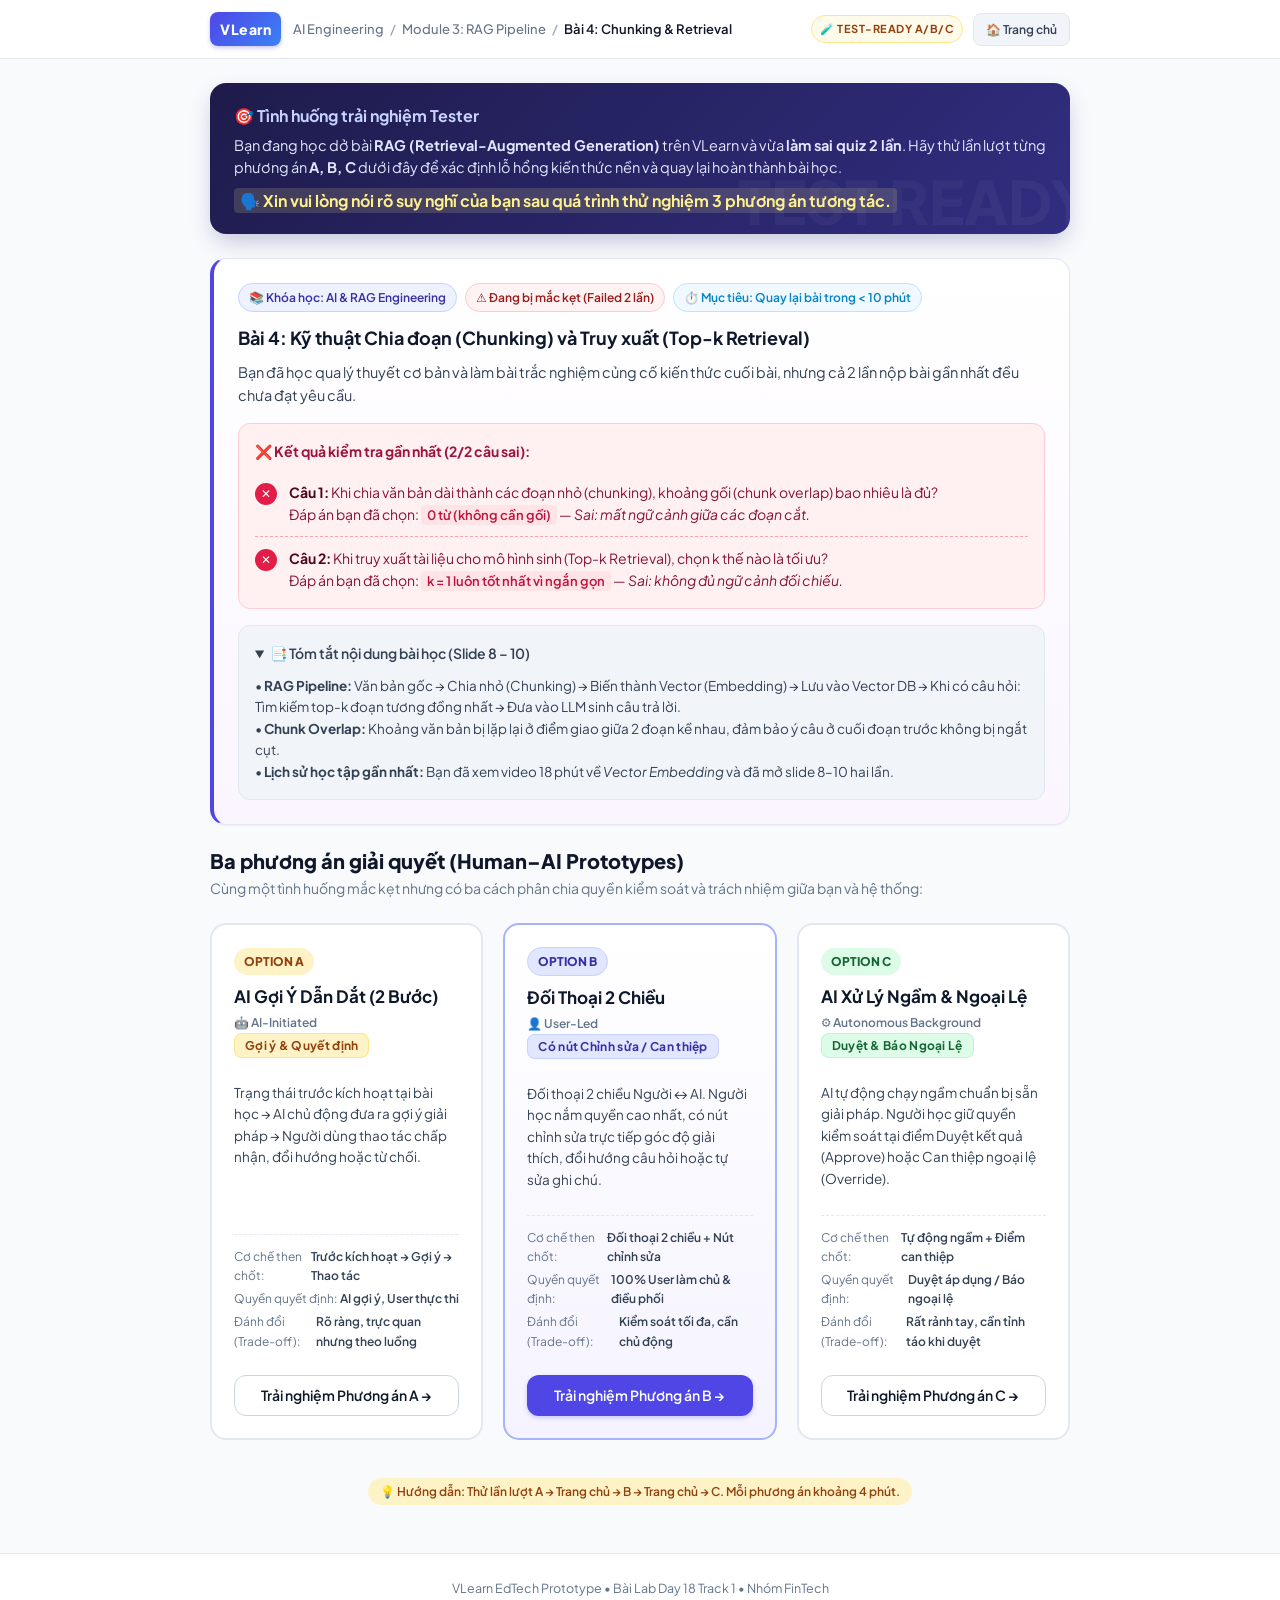
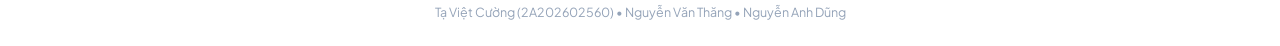
<file: prototype/index.html>
<!DOCTYPE html>
<html lang="vi">
<head>
  <meta charset="utf-8">
  <meta name="viewport" content="width=device-width, initial-scale=1">
  <title>VLearn — Màn 0: Bài học RAG & Điểm xuất phát A/B/C</title>
  <link rel="stylesheet" href="style.css">
</head>
<body>

  <!-- Top Navigation Header -->
  <header class="vlearn-header">
    <div class="vlearn-nav-inner">
      <div class="brand-wrapper">
        <div class="brand-badge">VLearn</div>
        <div class="course-crumb">
          <span>AI Engineering</span>
          <span class="crumb-sep">/</span>
          <span>Module 3: RAG Pipeline</span>
          <span class="crumb-sep">/</span>
          <span class="crumb-active">Bài 4: Chunking & Retrieval</span>
        </div>
      </div>
      <div class="nav-actions">
        <span class="lab-tag">🧪 Test-Ready A/B/C</span>
        <a href="index.html" class="btn-reset-nav" title="Quay về Trang chủ">🏠 Trang chủ</a>
      </div>
    </div>
  </header>

  <!-- Main Content Container -->
  <main class="app-container">

    <!-- Tester Task Banner -->
    <div class="test-task-banner">
      <h3>🎯 Tình huống trải nghiệm Tester</h3>
      <p>
        Bạn đang học dở bài <b>RAG (Retrieval-Augmented Generation)</b> trên VLearn và vừa <b>làm sai quiz 2 lần</b>. Hãy thử lần lượt từng phương án <b>A, B, C</b> dưới đây để xác định lỗ hổng kiến thức nền và quay lại hoàn thành bài học.
      </p>
      <div style="margin-top: 10px;">
        <span class="highlight-quote">🗣️ Xin vui lòng nói rõ suy nghĩ của bạn sau quá trình thử nghiệm 3 phương án tương tác.</span>
      </div>
    </div>

    <!-- Common Context Screen (70% Shared Fixture) -->
    <section class="card lesson-context-card">
      <div class="lesson-meta">
        <span class="badge badge-purple">📚 Khóa học: AI & RAG Engineering</span>
        <span class="badge badge-danger">⚠️ Đang bị mắc kẹt (Failed 2 lần)</span>
        <span class="badge badge-info">⏱️ Mục tiêu: Quay lại bài trong &lt; 10 phút</span>
      </div>

      <h1 class="card-title">Bài 4: Kỹ thuật Chia đoạn (Chunking) và Truy xuất (Top-k Retrieval)</h1>
      <p style="color: var(--text-secondary); font-size: 14.5px; margin-bottom: 16px;">
        Bạn đã học qua lý thuyết cơ bản và làm bài trắc nghiệm củng cố kiến thức cuối bài, nhưng cả 2 lần nộp bài gần nhất đều chưa đạt yêu cầu.
      </p>

      <!-- Quiz Failure Box -->
      <div class="quiz-failure-box">
        <div style="font-weight: 700; color: #9F1239; font-size: 14px; margin-bottom: 8px; display: flex; align-items: center; gap: 6px;">
          <span>❌ Kết quả kiểm tra gần nhất (2/2 câu sai):</span>
        </div>

        <div class="quiz-item-fail">
          <div class="fail-icon">✕</div>
          <div class="quiz-fail-detail">
            <b>Câu 1:</b> Khi chia văn bản dài thành các đoạn nhỏ (chunking), khoảng gối (chunk overlap) bao nhiêu là đủ?<br>
            <span>Đáp án bạn đã chọn: </span><span class="wrong-choice">0 từ (không cần gối)</span> — <i>Sai: mất ngữ cảnh giữa các đoạn cắt.</i>
          </div>
        </div>

        <div class="quiz-item-fail">
          <div class="fail-icon">✕</div>
          <div class="quiz-fail-detail">
            <b>Câu 2:</b> Khi truy xuất tài liệu cho mô hình sinh (Top-k Retrieval), chọn k thế nào là tối ưu?<br>
            <span>Đáp án bạn đã chọn: </span><span class="wrong-choice">k = 1 luôn tốt nhất vì ngắn gọn</span> — <i>Sai: không đủ ngữ cảnh đối chiếu.</i>
          </div>
        </div>
      </div>

      <!-- Slide 8-10 Summary (Context Fixture) -->
      <details class="slide-summary-box" open>
        <summary>📑 Tóm tắt nội dung bài học (Slide 8 – 10)</summary>
        <div class="slide-summary-content">
          • <b>RAG Pipeline:</b> Văn bản gốc → Chia nhỏ (Chunking) → Biến thành Vector (Embedding) → Lưu vào Vector DB → Khi có câu hỏi: Tìm kiếm top-k đoạn tương đồng nhất → Đưa vào LLM sinh câu trả lời.<br>
          • <b>Chunk Overlap:</b> Khoảng văn bản bị lặp lại ở điểm giao giữa 2 đoạn kề nhau, đảm bảo ý câu ở cuối đoạn trước không bị ngắt cụt.<br>
          • <b>Lịch sử học tập gần nhất:</b> Bạn đã xem video 18 phút về <i>Vector Embedding</i> và đã mở slide 8–10 hai lần.
        </div>
      </details>
    </section>

    <!-- Three Options Selection Grid -->
    <section>
      <div style="margin-bottom: 16px;">
        <h2 style="font-size: 20px; font-weight: 800; color: var(--text-main);">Ba phương án giải quyết (Human–AI Prototypes)</h2>
        <p style="font-size: 14px; color: var(--text-muted);">
          Cùng một tình huống mắc kẹt nhưng có ba cách phân chia quyền kiểm soát và trách nhiệm giữa bạn và hệ thống:
        </p>
      </div>

      <div class="options-grid">

        <!-- Option A Card -->
        <div class="option-card">
          <div class="option-card-header">
            <span class="option-letter letter-a">OPTION A</span>
            <h3 class="option-title">AI Gợi Ý Dẫn Dắt (2 Bước)</h3>
            <div class="option-spectrum">
              <div>🤖 AI-Initiated</div>
              <div><span class="human-ai-pill pill-act">Gợi ý &amp; Quyết định</span></div>
            </div>
          </div>
          <p class="option-desc">
            Trạng thái trước kích hoạt tại bài học → AI chủ động đưa ra gợi ý giải pháp → Người dùng thao tác chấp nhận, đổi hướng hoặc từ chối.
          </p>
          <div class="option-meta-table">
            <div class="option-meta-row">
              <span>Cơ chế then chốt:</span>
              <span>Trước kích hoạt → Gợi ý → Thao tác</span>
            </div>
            <div class="option-meta-row">
              <span>Quyền quyết định:</span>
              <span>AI gợi ý, User thực thi</span>
            </div>
            <div class="option-meta-row">
              <span>Đánh đổi (Trade-off):</span>
              <span>Rõ ràng, trực quan nhưng theo luồng</span>
            </div>
          </div>
          <div style="margin-top: 20px;">
            <a href="option-a.html" class="btn btn-secondary btn-block">Trải nghiệm Phương án A →</a>
          </div>
        </div>

        <!-- Option B Card -->
        <div class="option-card card-b" style="border-width: 2.5px;">
          <div class="option-card-header">
            <span class="option-letter letter-b">OPTION B</span>
            <h3 class="option-title">Đối Thoại 2 Chiều</h3>
            <div class="option-spectrum">
              <div>👤 User-Led</div>
              <div><span class="human-ai-pill pill-dont-act">Có nút Chỉnh sửa / Can thiệp</span></div>
            </div>
          </div>
          <p class="option-desc">
            Đối thoại 2 chiều Người ↔ AI. Người học nắm quyền cao nhất, có nút chỉnh sửa trực tiếp góc độ giải thích, đổi hướng câu hỏi hoặc tự sửa ghi chú.
          </p>
          <div class="option-meta-table">
            <div class="option-meta-row">
              <span>Cơ chế then chốt:</span>
              <span>Đối thoại 2 chiều + Nút chỉnh sửa</span>
            </div>
            <div class="option-meta-row">
              <span>Quyền quyết định:</span>
              <span>100% User làm chủ &amp; điều phối</span>
            </div>
            <div class="option-meta-row">
              <span>Đánh đổi (Trade-off):</span>
              <span>Kiểm soát tối đa, cần chủ động</span>
            </div>
          </div>
          <div style="margin-top: 20px;">
            <a href="option-b.html" class="btn btn-primary btn-block">Trải nghiệm Phương án B →</a>
          </div>
        </div>

        <!-- Option C Card -->
        <div class="option-card">
          <div class="option-card-header">
            <span class="option-letter letter-c">OPTION C</span>
            <h3 class="option-title">AI Xử Lý Ngầm &amp; Ngoại Lệ</h3>
            <div class="option-spectrum">
              <div>⚙️ Autonomous Background</div>
              <div><span class="human-ai-pill pill-ask">Duyệt &amp; Báo Ngoại Lệ</span></div>
            </div>
          </div>
          <p class="option-desc">
            AI tự động chạy ngầm chuẩn bị sẵn giải pháp. Người học giữ quyền kiểm soát tại điểm Duyệt kết quả (Approve) hoặc Can thiệp ngoại lệ (Override).
          </p>
          <div class="option-meta-table">
            <div class="option-meta-row">
              <span>Cơ chế then chốt:</span>
              <span>Tự động ngầm + Điểm can thiệp</span>
            </div>
            <div class="option-meta-row">
              <span>Quyền quyết định:</span>
              <span>Duyệt áp dụng / Báo ngoại lệ</span>
            </div>
            <div class="option-meta-row">
              <span>Đánh đổi (Trade-off):</span>
              <span>Rất rảnh tay, cần tỉnh táo khi duyệt</span>
            </div>
          </div>
          <div style="margin-top: 20px;">
            <a href="option-c.html" class="btn btn-secondary btn-block">Trải nghiệm Phương án C →</a>
          </div>
        </div>

      </div>
    </section>

    <!-- Facilitator & Tester Instructions -->
    <div style="text-align: center; margin-top: 30px;">
      <p class="tester-note-pill">
        💡 Hướng dẫn: Thử lần lượt A → Trang chủ → B → Trang chủ → C. Mỗi phương án khoảng 4 phút.
      </p>
    </div>

  </main>

  <!-- Footer -->
  <footer class="vlearn-footer">
    <div>VLearn EdTech Prototype • Bài Lab Day 18 Track 1 • Nhóm FinTech</div>
    <div style="margin-top: 4px; color: var(--text-light);">Tạ Việt Cường (2A202602560) • Nguyễn Văn Thăng • Nguyễn Anh Dũng</div>
  </footer>

</body>
</html>
</file>
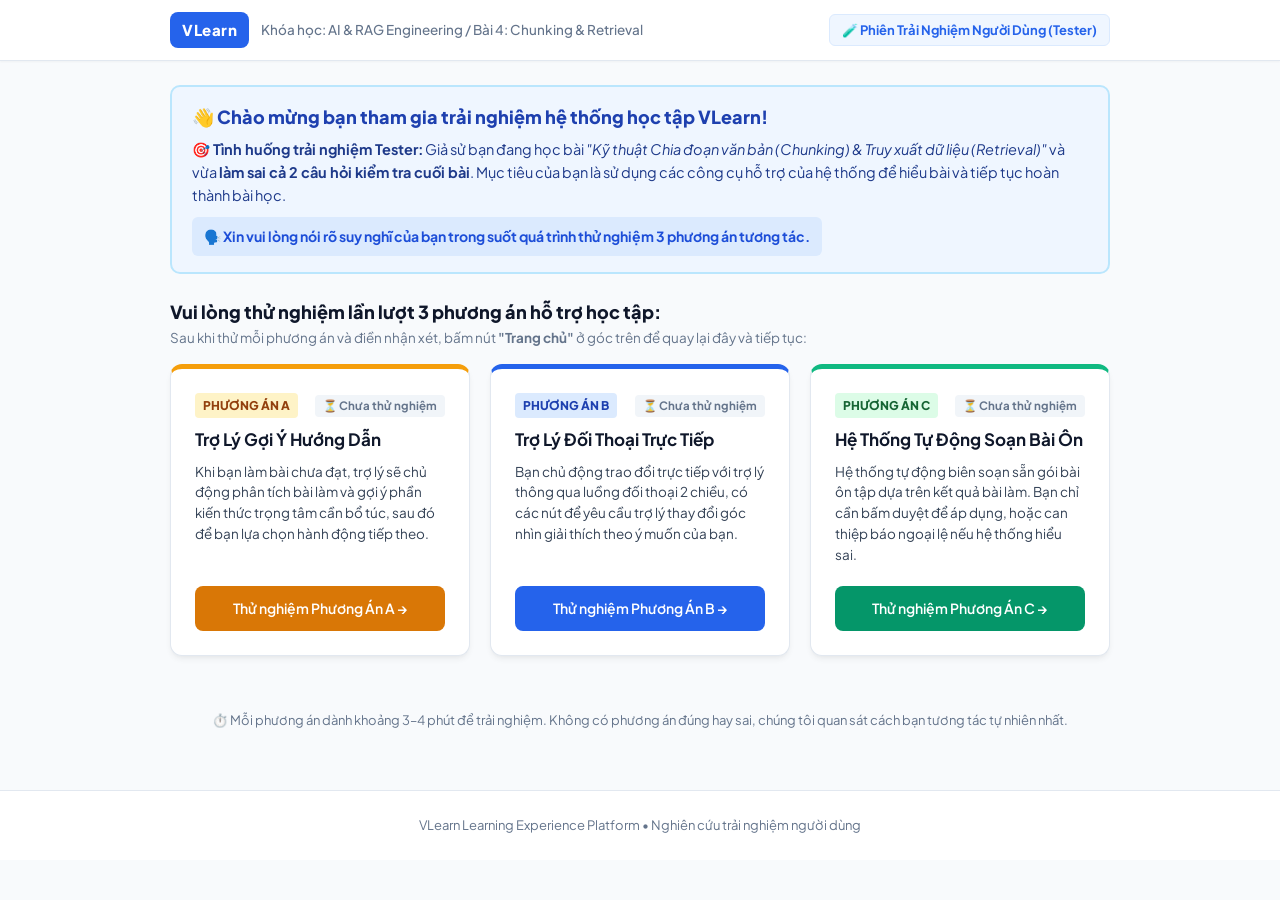
<file: test/index.html>
<!DOCTYPE html>
<html lang="vi">
<head>
  <meta charset="utf-8">
  <meta name="viewport" content="width=device-width, initial-scale=1">
  <title>VLearn — Trải Nghiệm Thử Nghiệm Hệ Thống Học Tập</title>
  <link rel="stylesheet" href="style.css">
</head>
<body>

  <!-- Top Navigation Header -->
  <header class="header">
    <div class="header-inner">
      <div class="logo-wrap">
        <div class="logo-badge">VLearn</div>
        <div class="breadcrumb">Khóa học: AI &amp; RAG Engineering / Bài 4: Chunking &amp; Retrieval</div>
      </div>
      <div class="nav-right">
        <span style="font-size: 13px; font-weight: 700; color: #2563EB; background: #EFF6FF; padding: 5px 12px; border-radius: 6px; border: 1px solid #DBEAFE;">
          🧪 Phiên Trải Nghiệm Người Dùng (Tester)
        </span>
      </div>
    </div>
  </header>

  <!-- Main Wrap -->
  <main class="main-wrap">

    <!-- Tester Welcome & Task Banner -->
    <div class="alert-box alert-blue" style="margin-bottom: 24px; border-width: 2px;">
      <h2 style="font-size: 18px; font-weight: 800; margin-bottom: 6px; color: #1E40AF;">
        👋 Chào mừng bạn tham gia trải nghiệm hệ thống học tập VLearn!
      </h2>
      <p style="font-size: 14.5px; line-height: 1.6; color: #1E3A8A;">
        <b>🎯 Tình huống trải nghiệm Tester:</b> Giả sử bạn đang học bài <i>"Kỹ thuật Chia đoạn văn bản (Chunking) &amp; Truy xuất dữ liệu (Retrieval)"</i> và vừa <b>làm sai cả 2 câu hỏi kiểm tra cuối bài</b>. Mục tiêu của bạn là sử dụng các công cụ hỗ trợ của hệ thống để hiểu bài và tiếp tục hoàn thành bài học.
      </p>
      <div style="margin-top: 10px; font-size: 14px; font-weight: 700; color: #1D4ED8; background: #DBEAFE; padding: 8px 12px; border-radius: 6px; display: inline-block;">
        🗣️ Xin vui lòng nói rõ suy nghĩ của bạn trong suốt quá trình thử nghiệm 3 phương án tương tác.
      </div>
    </div>

    <!-- Testing Order Guide -->
    <div style="margin-bottom: 16px;">
      <h3 style="font-size: 18px; font-weight: 800; color: var(--text-main);">
        Vui lòng thử nghiệm lần lượt 3 phương án hỗ trợ học tập:
      </h3>
      <p style="font-size: 13.5px; color: var(--text-muted);">
        Sau khi thử mỗi phương án và điền nhận xét, bấm nút <b>"Trang chủ"</b> ở góc trên để quay lại đây và tiếp tục:
      </p>
    </div>

    <!-- 3 Options Cards Grid -->
    <div style="display: grid; grid-template-columns: repeat(auto-fit, minmax(290px, 1fr)); gap: 20px; margin-bottom: 30px;">
      
      <!-- Option A Card -->
      <div class="card" style="display: flex; flex-direction: column; justify-content: space-between; border-top: 5px solid #F59E0B;">
        <div>
          <div style="display: flex; justify-content: space-between; align-items: center; margin-bottom: 8px;">
            <span style="font-size: 12px; font-weight: 800; background: #FEF3C7; color: #92400E; padding: 3px 8px; border-radius: 4px;">
              PHƯƠNG ÁN A
            </span>
            <span id="status-badge-a" style="font-size: 11.5px; font-weight: 700; color: #64748B; background: #F1F5F9; padding: 2px 8px; border-radius: 4px;">
              ⏳ Chưa thử nghiệm
            </span>
          </div>
          <h4 style="font-size: 17px; font-weight: 700; margin-bottom: 8px;">Trợ Lý Gợi Ý Hướng Dẫn</h4>
          <p style="font-size: 13.5px; color: var(--text-sub); line-height: 1.55;">
            Khi bạn làm bài chưa đạt, trợ lý sẽ chủ động phân tích bài làm và gợi ý phần kiến thức trọng tâm cần bổ túc, sau đó để bạn lựa chọn hành động tiếp theo.
          </p>
        </div>
        <div style="margin-top: 20px;">
          <a href="option-a.html" class="btn btn-primary" style="width: 100%; background: #D97706;">
            Thử nghiệm Phương Án A →
          </a>
        </div>
      </div>

      <!-- Option B Card -->
      <div class="card" style="display: flex; flex-direction: column; justify-content: space-between; border-top: 5px solid #2563EB;">
        <div>
          <div style="display: flex; justify-content: space-between; align-items: center; margin-bottom: 8px;">
            <span style="font-size: 12px; font-weight: 800; background: #DBEAFE; color: #1E40AF; padding: 3px 8px; border-radius: 4px;">
              PHƯƠNG ÁN B
            </span>
            <span id="status-badge-b" style="font-size: 11.5px; font-weight: 700; color: #64748B; background: #F1F5F9; padding: 2px 8px; border-radius: 4px;">
              ⏳ Chưa thử nghiệm
            </span>
          </div>
          <h4 style="font-size: 17px; font-weight: 700; margin-bottom: 8px;">Trợ Lý Đối Thoại Trực Tiếp</h4>
          <p style="font-size: 13.5px; color: var(--text-sub); line-height: 1.55;">
            Bạn chủ động trao đổi trực tiếp với trợ lý thông qua luồng đối thoại 2 chiều, có các nút để yêu cầu trợ lý thay đổi góc nhìn giải thích theo ý muốn của bạn.
          </p>
        </div>
        <div style="margin-top: 20px;">
          <a href="option-b.html" class="btn btn-primary" style="width: 100%;">
            Thử nghiệm Phương Án B →
          </a>
        </div>
      </div>

      <!-- Option C Card -->
      <div class="card" style="display: flex; flex-direction: column; justify-content: space-between; border-top: 5px solid #10B981;">
        <div>
          <div style="display: flex; justify-content: space-between; align-items: center; margin-bottom: 8px;">
            <span style="font-size: 12px; font-weight: 800; background: #DCFCE7; color: #166534; padding: 3px 8px; border-radius: 4px;">
              PHƯƠNG ÁN C
            </span>
            <span id="status-badge-c" style="font-size: 11.5px; font-weight: 700; color: #64748B; background: #F1F5F9; padding: 2px 8px; border-radius: 4px;">
              ⏳ Chưa thử nghiệm
            </span>
          </div>
          <h4 style="font-size: 17px; font-weight: 700; margin-bottom: 8px;">Hệ Thống Tự Động Soạn Bài Ôn</h4>
          <p style="font-size: 13.5px; color: var(--text-sub); line-height: 1.55;">
            Hệ thống tự động biên soạn sẵn gói bài ôn tập dựa trên kết quả bài làm. Bạn chỉ cần bấm duyệt để áp dụng, hoặc can thiệp báo ngoại lệ nếu hệ thống hiểu sai.
          </p>
        </div>
        <div style="margin-top: 20px;">
          <a href="option-c.html" class="btn btn-primary" style="width: 100%; background: #059669;">
            Thử nghiệm Phương Án C →
          </a>
        </div>
      </div>

    </div>

    <!-- ============================================== -->
    <!-- BẢNG TỔNG HỢP KẾT QUẢ ĐÁNH GIÁ CỦA TESTER -->
    <!-- ============================================== -->
    <div id="tester-summary-card" class="card" style="border: 2px solid #3B82F6; background: #FFFFFF; display: none;">
      <div style="display: flex; justify-content: space-between; align-items: center; margin-bottom: 16px; border-bottom: 1.5px solid var(--border-color); padding-bottom: 12px;">
        <div>
          <h3 style="font-size: 18px; font-weight: 800; color: #1E40AF;">
            📊 Bảng Tổng Hợp Kết Quả Đánh Giá Của Bạn (Tester)
          </h3>
          <p style="font-size: 13px; color: var(--text-muted); margin-top: 2px;">
            Dữ liệu ghi nhận trực tiếp từ các câu trả lời và đánh giá của bạn trong buổi thử nghiệm:
          </p>
        </div>
        <button class="btn btn-ghost" onclick="resetAllTestData()" style="font-size: 12px; color: #DC2626;">
          🔄 Xóa dữ liệu làm lại
        </button>
      </div>

      <div style="overflow-x: auto; margin-bottom: 20px;">
        <table style="width: 100%; border-collapse: collapse; font-size: 13.5px; text-align: left;">
          <thead>
            <tr style="background: #F8FAFC; border-bottom: 2px solid var(--border-color);">
              <th style="padding: 10px 14px; color: var(--text-sub);">Tiêu chí</th>
              <th style="padding: 10px 14px; color: #92400E; width: 28%;">Phương Án A (Gợi ý)</th>
              <th style="padding: 10px 14px; color: #1E40AF; width: 28%;">Phương Án B (Đối thoại)</th>
              <th style="padding: 10px 14px; color: #166534; width: 28%;">Phương Án C (Tự động)</th>
            </tr>
          </thead>
          <tbody>
            <tr style="border-bottom: 1px solid var(--border-color);">
              <td style="padding: 12px 14px; font-weight: 700;">1. Quyền kiểm soát (Control):</td>
              <td style="padding: 12px 14px;" id="cell-control-a">—</td>
              <td style="padding: 12px 14px;" id="cell-control-b">—</td>
              <td style="padding: 12px 14px;" id="cell-control-c">—</td>
            </tr>
            <tr style="border-bottom: 1px solid var(--border-color);">
              <td style="padding: 12px 14px; font-weight: 700;">2. Độ hữu ích (Helpfulness):</td>
              <td style="padding: 12px 14px;" id="cell-help-a">—</td>
              <td style="padding: 12px 14px;" id="cell-help-b">—</td>
              <td style="padding: 12px 14px;" id="cell-help-c">—</td>
            </tr>
            <tr style="border-bottom: 1px solid var(--border-color);">
              <td style="padding: 12px 14px; font-weight: 700;">3. Điểm thích nhất:</td>
              <td style="padding: 12px 14px; font-size: 13px; color: var(--text-sub);" id="cell-liked-a">—</td>
              <td style="padding: 12px 14px; font-size: 13px; color: var(--text-sub);" id="cell-liked-b">—</td>
              <td style="padding: 12px 14px; font-size: 13px; color: var(--text-sub);" id="cell-liked-c">—</td>
            </tr>
            <tr>
              <td style="padding: 12px 14px; font-weight: 700;">4. Điểm chưa hài lòng:</td>
              <td style="padding: 12px 14px; font-size: 13px; color: var(--text-sub);" id="cell-disliked-a">—</td>
              <td style="padding: 12px 14px; font-size: 13px; color: var(--text-sub);" id="cell-disliked-b">—</td>
              <td style="padding: 12px 14px; font-size: 13px; color: var(--text-sub);" id="cell-disliked-c">—</td>
            </tr>
          </tbody>
        </table>
      </div>

      <!-- Final Preference Question -->
      <div style="background: #F8FAFC; border: 1.5px solid var(--border-color); border-radius: 8px; padding: 18px; margin-bottom: 20px;">
        <b style="font-size: 14.5px; color: var(--text-main); display: block; margin-bottom: 10px;">
          🏆 Câu hỏi tổng kết: Khi học tập thực tế, bạn sẽ lựa chọn phương án nào nhất?
        </b>
        <div style="display: flex; gap: 18px; flex-wrap: wrap; margin-bottom: 12px;">
          <label style="font-size: 14px; font-weight: 600; cursor: pointer; display: flex; align-items: center; gap: 6px;">
            <input type="radio" name="final-choice" value="Phương Án A" onchange="saveFinalChoice(this.value)"> Phương Án A (Gợi ý)
          </label>
          <label style="font-size: 14px; font-weight: 600; cursor: pointer; display: flex; align-items: center; gap: 6px;">
            <input type="radio" name="final-choice" value="Phương Án B" onchange="saveFinalChoice(this.value)"> Phương Án B (Đối thoại)
          </label>
          <label style="font-size: 14px; font-weight: 600; cursor: pointer; display: flex; align-items: center; gap: 6px;">
            <input type="radio" name="final-choice" value="Phương Án C" onchange="saveFinalChoice(this.value)"> Phương Án C (Tự động hóa)
          </label>
        </div>
        <textarea id="final-reason" class="feedback-textarea" placeholder="Vì sao bạn chọn phương án này và bạn chấp nhận đánh đổi điều gì?" oninput="saveFinalReason(this.value)"></textarea>
      </div>

      <!-- Action Button to Copy Feedback for facilitator -->
      <div style="display: flex; justify-content: flex-end; gap: 12px;">
        <button class="btn btn-primary" onclick="copyFeedbackMarkdown()" style="background: #1D4ED8; padding: 12px 22px;">
          📋 Sao chép kết quả phỏng vấn (Copy Feedback Markdown)
        </button>
      </div>

    </div>

    <!-- Instructions for Tester -->
    <div style="text-align: center; margin-top: 24px;">
      <p style="font-size: 13px; color: var(--text-muted);">
        ⏱️ Mỗi phương án dành khoảng 3–4 phút để trải nghiệm. Không có phương án đúng hay sai, chúng tôi quan sát cách bạn tương tác tự nhiên nhất.
      </p>
    </div>

  </main>

  <script>
    window.addEventListener('DOMContentLoaded', () => {
      renderTesterProgress();
    });

    function renderTesterProgress() {
      const data = JSON.parse(localStorage.getItem('vlearn_tester_feedback') || '{}');
      let count = 0;

      if (data['A']) {
        count++;
        const badgeA = document.getElementById('status-badge-a');
        badgeA.innerText = `✅ Đã đánh giá (⭐ ${data['A'].controlScore}/5)`;
        badgeA.style.background = '#FEF3C7';
        badgeA.style.color = '#92400E';
        document.getElementById('cell-control-a').innerText = `⭐ ${data['A'].controlScore} / 5`;
        document.getElementById('cell-help-a').innerText = `⭐ ${data['A'].helpScore} / 5`;
        document.getElementById('cell-liked-a').innerText = data['A'].liked || '—';
        document.getElementById('cell-disliked-a').innerText = data['A'].disliked || '—';
      }

      if (data['B']) {
        count++;
        const badgeB = document.getElementById('status-badge-b');
        badgeB.innerText = `✅ Đã đánh giá (⭐ ${data['B'].controlScore}/5)`;
        badgeB.style.background = '#DBEAFE';
        badgeB.style.color = '#1E40AF';
        document.getElementById('cell-control-b').innerText = `⭐ ${data['B'].controlScore} / 5`;
        document.getElementById('cell-help-b').innerText = `⭐ ${data['B'].helpScore} / 5`;
        document.getElementById('cell-liked-b').innerText = data['B'].liked || '—';
        document.getElementById('cell-disliked-b').innerText = data['B'].disliked || '—';
      }

      if (data['C']) {
        count++;
        const badgeC = document.getElementById('status-badge-c');
        badgeC.innerText = `✅ Đã đánh giá (⭐ ${data['C'].controlScore}/5)`;
        badgeC.style.background = '#DCFCE7';
        badgeC.style.color = '#166534';
        document.getElementById('cell-control-c').innerText = `⭐ ${data['C'].controlScore} / 5`;
        document.getElementById('cell-help-c').innerText = `⭐ ${data['C'].helpScore} / 5`;
        document.getElementById('cell-liked-c').innerText = data['C'].liked || '—';
        document.getElementById('cell-disliked-c').innerText = data['C'].disliked || '—';
      }

      if (count > 0) {
        document.getElementById('tester-summary-card').style.display = 'block';
      }

      if (data['final_choice']) {
        const rad = document.querySelector(`input[name="final-choice"][value="${data['final_choice']}"]`);
        if (rad) rad.checked = true;
      }
      if (data['final_reason']) {
        document.getElementById('final-reason').value = data['final_reason'];
      }
    }

    function saveFinalChoice(val) {
      const data = JSON.parse(localStorage.getItem('vlearn_tester_feedback') || '{}');
      data['final_choice'] = val;
      localStorage.setItem('vlearn_tester_feedback', JSON.stringify(data));
    }

    function saveFinalReason(val) {
      const data = JSON.parse(localStorage.getItem('vlearn_tester_feedback') || '{}');
      data['final_reason'] = val;
      localStorage.setItem('vlearn_tester_feedback', JSON.stringify(data));
    }

    function resetAllTestData() {
      if (confirm('Bạn có chắc chắn muốn xóa toàn bộ kết quả thử nghiệm để bắt đầu lại?')) {
        localStorage.removeItem('vlearn_tester_feedback');
        location.reload();
      }
    }

    function copyFeedbackMarkdown() {
      const data = JSON.parse(localStorage.getItem('vlearn_tester_feedback') || '{}');
      const md = `### Kết Quả Phỏng Vấn & Quan Sát Tester Thật

- **Phương Án A (Trợ lý Gợi Ý Hướng Dẫn):**
  * Điểm kiểm soát (Control): ${data['A']?.controlScore || '—'}/5
  * Độ hữu ích (Help): ${data['A']?.helpScore || '—'}/5
  * Nhận xét thích nhất: "${data['A']?.liked || '—'}"
  * Nhận xét chưa hài lòng: "${data['A']?.disliked || '—'}"

- **Phương Án B (Trợ lý Đối Thoại Trực Tiếp):**
  * Điểm kiểm soát (Control): ${data['B']?.controlScore || '—'}/5
  * Độ hữu ích (Help): ${data['B']?.helpScore || '—'}/5
  * Nhận xét thích nhất: "${data['B']?.liked || '—'}"
  * Nhận xét chưa hài lòng: "${data['B']?.disliked || '—'}"

- **Phương Án C (Hệ Thống Tự Động Soạn Bài Ôn):**
  * Điểm kiểm soát (Control): ${data['C']?.controlScore || '—'}/5
  * Độ hữu ích (Help): ${data['C']?.helpScore || '—'}/5
  * Nhận xét thích nhất: "${data['C']?.liked || '—'}"
  * Nhận xét chưa hài lòng: "${data['C']?.disliked || '—'}"

- **Lựa chọn cuối cùng của Tester:** ${data['final_choice'] || 'Chưa chọn'}
- **Lý do & Đánh đổi của Tester:** "${data['final_reason'] || 'Chưa điền'}"
`;
      navigator.clipboard.writeText(md).then(() => {
        alert('🎉 Đã sao chép kết quả phỏng vấn vào Clipboard! Bạn có thể dán trực tiếp vào file prototype-feedback-note.md');
      }).catch(err => {
        alert('Không thể sao chép tự động, vui lòng chọn và sao chép thủ công.');
      });
    }
  </script>

  <footer class="footer">
    VLearn Learning Experience Platform • Nghiên cứu trải nghiệm người dùng
  </footer>

</body>
</html>
</file>
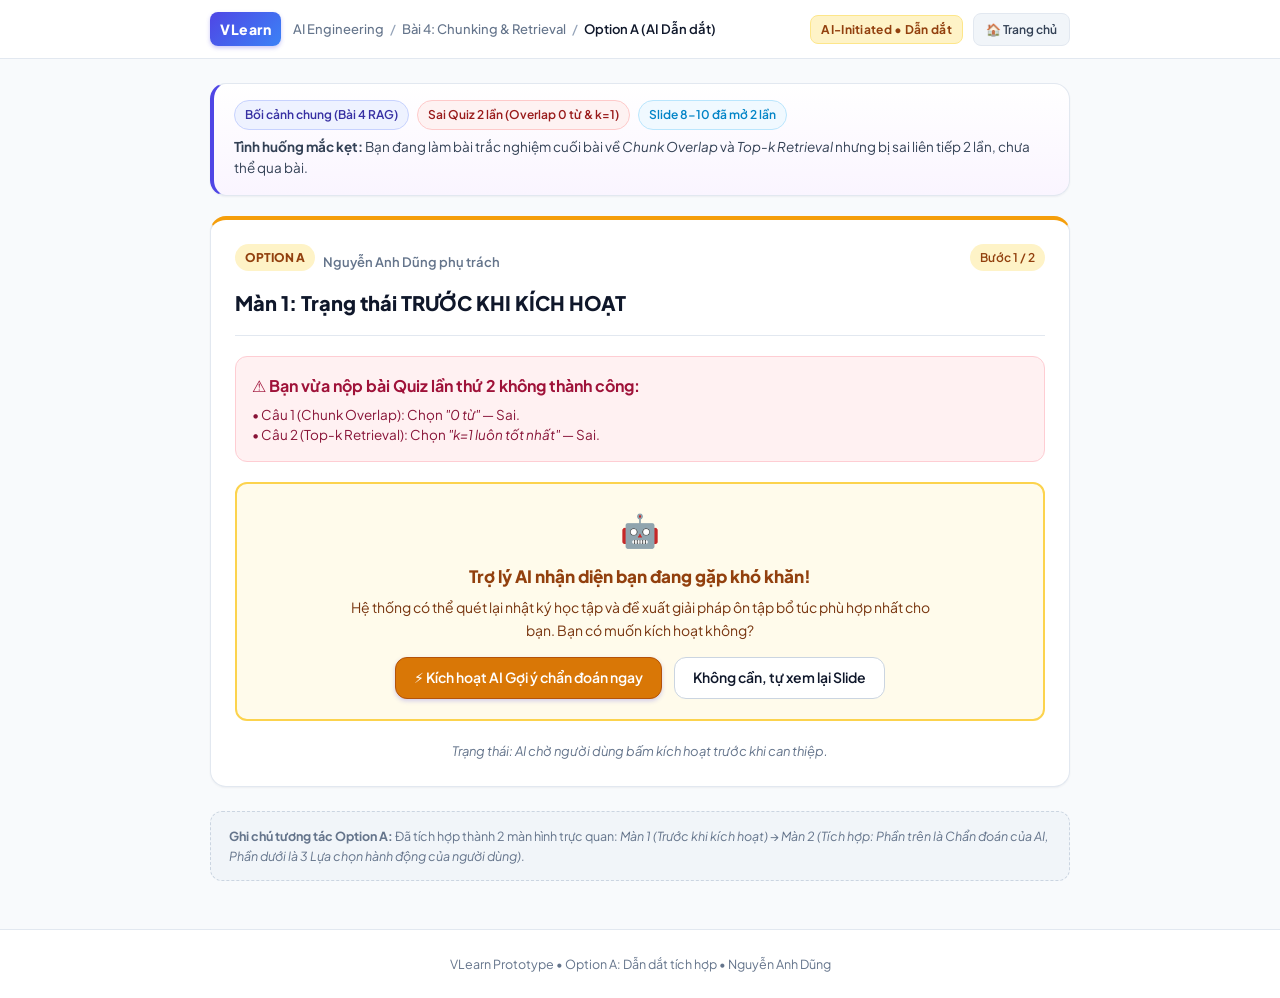
<file: prototype/option-a.html>
<!DOCTYPE html>
<html lang="vi">
<head>
  <meta charset="utf-8">
  <meta name="viewport" content="width=device-width, initial-scale=1">
  <title>VLearn — Option A: AI Dẫn dắt (Trước kích hoạt → Chẩn đoán & Lựa chọn)</title>
  <link rel="stylesheet" href="style.css">
</head>
<body>

  <!-- Top Navigation Header -->
  <header class="vlearn-header">
    <div class="vlearn-nav-inner">
      <div class="brand-wrapper">
        <div class="brand-badge">VLearn</div>
        <div class="course-crumb">
          <span>AI Engineering</span>
          <span class="crumb-sep">/</span>
          <span>Bài 4: Chunking &amp; Retrieval</span>
          <span class="crumb-sep">/</span>
          <span class="crumb-active">Option A (AI Dẫn dắt)</span>
        </div>
      </div>
      <div class="nav-actions">
        <span class="human-ai-pill pill-act">AI-Initiated • Dẫn dắt</span>
        <a href="index.html" class="btn-reset-nav">🏠 Trang chủ</a>
      </div>
    </div>
  </header>

  <!-- Main Content -->
  <main class="app-container">

    <!-- Common Lesson Context Reminder (70% shared fixture) -->
    <div class="card lesson-context-card" style="padding: 16px 20px; margin-bottom: 20px;">
      <div class="lesson-meta" style="margin-bottom: 6px;">
        <span class="badge badge-purple">Bối cảnh chung (Bài 4 RAG)</span>
        <span class="badge badge-danger">Sai Quiz 2 lần (Overlap 0 từ &amp; k=1)</span>
        <span class="badge badge-info">Slide 8-10 đã mở 2 lần</span>
      </div>
      <div style="font-size: 13.5px; color: var(--text-secondary);">
        <b>Tình huống mắc kẹt:</b> Bạn đang làm bài trắc nghiệm cuối bài về <i>Chunk Overlap</i> và <i>Top-k Retrieval</i> nhưng bị sai liên tiếp 2 lần, chưa thể qua bài.
      </div>
    </div>

    <!-- Main Interaction Container -->
    <section class="card" style="border-top: 4px solid #F59E0B;">
      
      <!-- Option Header & Step Indicator -->
      <div class="interaction-header">
        <div>
          <div class="interaction-meta-top">
            <span class="option-letter letter-a">OPTION A</span>
            <span style="font-size: 13px; font-weight: 600; color: var(--text-muted);">Nguyễn Anh Dũng phụ trách</span>
          </div>
          <h2 class="interaction-title" id="stage-title">Màn 1: Trạng thái TRƯỚC KHI KÍCH HOẠT</h2>
        </div>
        <div style="display: flex; gap: 8px;">
          <span class="badge" id="step-badge" style="background:#FEF3C7; color:#92400E; font-size:12px;">Bước 1 / 2</span>
        </div>
      </div>

      <!-- ========================================== -->
      <!-- STAGE 1: TRƯỚC KHI KÍCH HOẠT (Pre-activation) -->
      <!-- ========================================== -->
      <div id="screen-a1">
        <div class="quiz-failure-box" style="margin-top: 0;">
          <div style="font-weight: 700; color: #9F1239; margin-bottom: 6px;">
            ⚠️ Bạn vừa nộp bài Quiz lần thứ 2 không thành công:
          </div>
          <div style="font-size: 13.5px; color: #881337; line-height: 1.5;">
            • Câu 1 (Chunk Overlap): Chọn <i>"0 từ"</i> — Sai.<br>
            • Câu 2 (Top-k Retrieval): Chọn <i>"k=1 luôn tốt nhất"</i> — Sai.
          </div>
        </div>

        <!-- AI Pre-activation Trigger Banner -->
        <div style="background: #FFFBEB; border: 2px solid #FCD34D; border-radius: var(--radius-md); padding: 20px; margin: 20px 0; text-align: center;">
          <div style="font-size: 32px; margin-bottom: 8px;">🤖</div>
          <h3 style="font-size: 17px; font-weight: 800; color: #92400E; margin-bottom: 6px;">
            Trợ lý AI nhận diện bạn đang gặp khó khăn!
          </h3>
          <p style="font-size: 14px; color: #78350F; max-width: 580px; margin: 0 auto 16px;">
            Hệ thống có thể quét lại nhật ký học tập và đề xuất giải pháp ôn tập bổ túc phù hợp nhất cho bạn. Bạn có muốn kích hoạt không?
          </p>

          <div style="display: flex; justify-content: center; gap: 12px; flex-wrap: wrap;">
            <button class="btn btn-primary" onclick="goToStepA(2)" style="background: #D97706; border-color: #B45309;">
              ⚡ Kích hoạt AI Gợi ý chẩn đoán ngay
            </button>
            <a href="index.html" class="btn btn-secondary">
              Không cần, tự xem lại Slide
            </a>
          </div>
        </div>

        <div style="font-size: 13px; color: var(--text-muted); text-align: center;">
          <i>Trạng thái: AI chờ người dùng bấm kích hoạt trước khi can thiệp.</i>
        </div>
      </div>

      <!-- ========================================== -->
      <!-- STAGE 2: TÍCH HỢP — TRÊN LÀ CHẨN ĐOÁN, DƯỚI LÀ LỰA CHỌN -->
      <!-- ========================================== -->
      <div id="screen-a2" class="hidden">
        
        <!-- PHẦN TRÊN: CHẨN ĐOÁN CỦA AI -->
        <div style="border-bottom: 2px dashed #FDE68A; padding-bottom: 20px; margin-bottom: 22px;">
          
          <div class="expectation-banner" style="background: #FFFBEB; border-color: #FCD34D; margin-bottom: 14px;">
            <span class="exp-icon">💡</span>
            <div>
              <b>AI đã phân tích xong:</b> Dựa trên 2 lỗi sai trong Quiz và dữ liệu bạn đã xem 18 phút video Embedding, AI đưa ra kết luận chẩn đoán dưới đây:
            </div>
          </div>

          <!-- AI Diagnosis & Suggestion Box -->
          <div class="refresher-card" style="border-color: #F59E0B; background: #FFFDF5; margin-top: 10px;">
            <div class="refresher-header" style="border-bottom-color: #FDE68A;">
              <div>
                <span class="badge" style="background:#FEF3C7; color:#92400E; margin-bottom: 4px;">🎯 Kết luận chẩn đoán của AI</span>
                <h3 class="refresher-title" style="color: #92400E;">Khái niệm cần bổ túc: "Cơ chế Chunk Overlap (Khoảng gối)"</h3>
              </div>
              <span class="badge badge-success">Độ liên quan: 92%</span>
            </div>

            <div class="refresher-body">
              <p style="font-size: 14.5px; color: #451A03; line-height: 1.6;">
                <b>Lý do AI chẩn đoán:</b> Bạn chọn overlap = 0 từ vì nghĩ tiết kiệm bộ nhớ. Nhưng nếu overlap = 0, một câu văn dài sẽ bị cắt đứt làm hai nửa ở đường phân giới. Cả 2 nửa đều mất ngữ cảnh hoàn chỉnh khiến mô hình sinh trả lời sai lệch.
              </p>

              <div class="refresher-analogy-box" style="border-left-color: #D97706; background: #FFFBEB; color: #78350F;">
                <b>💡 Minh họa trực quan:</b> Giống như xếp ngói lợp mái nhà: Các viên ngói phải gối lên nhau ít nhất 20% mép để nước mưa không dột vào trong. Chunk overlap đóng vai trò là phần ngói gối đầu để không dột mất thông tin.
              </div>
            </div>
          </div>

        </div>

        <!-- PHẦN DƯỚI: LỰA CHỌN CỦA NGƯỜI HỌC -->
        <div>
          <div style="margin-bottom: 14px;">
            <span class="badge badge-purple" style="font-size: 13px; padding: 5px 12px;">
              👇 Lựa chọn của bạn đối với gợi ý của AI:
            </span>
            <p style="font-size: 13.5px; color: var(--text-secondary); margin-top: 6px;">
              Bạn là người ra quyết định cuối cùng. Hãy chọn một trong các thao tác dưới đây:
            </p>
          </div>

          <div style="display: flex; flex-direction: column; gap: 12px; margin: 16px 0;">
            
            <!-- Choice 1: Accept -->
            <div class="concept-node-card" onclick="userDecision('accept')" style="border-left: 4px solid #16A34A;">
              <div class="node-left">
                <div class="node-icon-box" style="background: #DCFCE7; color: #166534;">✅</div>
                <div class="node-title-group">
                  <h4>Lựa chọn 1: Đồng ý với gợi ý của AI &amp; Làm lại Quiz ngay</h4>
                  <p>Tiếp thu kiến thức Chunk Overlap và quay lại làm câu trắc nghiệm số 1.</p>
                </div>
              </div>
              <button class="btn btn-primary" style="background: #16A34A; font-size: 13px; padding: 8px 14px;">Chọn lựa chọn này</button>
            </div>

            <!-- Choice 2: Request Alternative Topic -->
            <div class="concept-node-card" onclick="userDecision('switch')" style="border-left: 4px solid #4F46E5;">
              <div class="node-left">
                <div class="node-icon-box" style="background: #EEF2FF; color: #4338CA;">🔄</div>
                <div class="node-title-group">
                  <h4>Lựa chọn 2: Yêu cầu AI đổi sang giải thích câu "Top-k Retrieval"</h4>
                  <p>Người dùng chủ động can thiệp, yêu cầu AI đổi trọng tâm sang câu hỏi thứ 2.</p>
                </div>
              </div>
              <button class="btn btn-secondary" style="font-size: 13px; padding: 8px 14px;">Đổi trọng tâm</button>
            </div>

            <!-- Choice 3: Reject / Recovery -->
            <div class="concept-node-card" onclick="userDecision('reject')" style="border-left: 4px solid #DC2626;">
              <div class="node-left">
                <div class="node-icon-box" style="background: #FEE2E2; color: #991B1B;">❌</div>
                <div class="node-title-group">
                  <h4>Lựa chọn 3: Từ chối gợi ý của AI, tự học theo cách riêng</h4>
                  <p>Thu hồi toàn bộ can thiệp của AI, đóng trợ lý và quay về màn hình bài học gốc.</p>
                </div>
              </div>
              <button class="btn btn-ghost" style="color: #DC2626; font-size: 13px; padding: 8px 14px;">Từ chối &amp; Đóng</button>
            </div>

          </div>

          <!-- Dynamic Feedback Container -->
          <div id="decision-feedback" class="hidden" style="margin-top: 16px; padding: 14px 18px; border-radius: var(--radius-md); font-size: 14px;"></div>

          <!-- Control Recovery Bar -->
          <div class="control-bar" style="background: transparent; border-top: 1px solid var(--border-light); padding: 16px 0 0; margin-top: 20px;">
            <button class="btn btn-secondary" onclick="goToStepA(1)">
              ← Quay lại Màn 1 (Trước kích hoạt)
            </button>
            <a href="index.html" class="btn btn-ghost">🏠 Về Trang chủ</a>
          </div>

        </div>

      </div>

    </section>

    <!-- Annotation Box for Observer -->
    <div style="margin-top: 24px; padding: 14px 18px; background: #F1F5F9; border-radius: var(--radius-md); font-size: 12.5px; color: var(--text-muted); border: 1px dashed var(--border-strong);">
      <b>Ghi chú tương tác Option A:</b> Đã tích hợp thành 2 màn hình trực quan: <i>Màn 1 (Trước khi kích hoạt)</i> → <i>Màn 2 (Tích hợp: Phần trên là Chẩn đoán của AI, Phần dưới là 3 Lựa chọn hành động của người dùng)</i>.
    </div>

  </main>

  <script>
    function goToStepA(step) {
      document.getElementById('screen-a1').classList.add('hidden');
      document.getElementById('screen-a2').classList.add('hidden');

      const title = document.getElementById('stage-title');
      const badge = document.getElementById('step-badge');

      if (step === 1) {
        document.getElementById('screen-a1').classList.remove('hidden');
        title.innerText = 'Màn 1: Trạng thái TRƯỚC KHI KÍCH HOẠT';
        badge.innerText = 'Bước 1 / 2';
        badge.style.background = '#FEF3C7';
        badge.style.color = '#92400E';
      } else if (step === 2) {
        document.getElementById('screen-a2').classList.remove('hidden');
        title.innerText = 'Màn 2: AI Chẩn Đoán & Lựa Chọn Của Người Học';
        badge.innerText = 'Bước 2 / 2';
        badge.style.background = '#DCFCE7';
        badge.style.color = '#166534';
      }
    }

    function userDecision(type) {
      const fb = document.getElementById('decision-feedback');
      fb.classList.remove('hidden');

      if (type === 'accept') {
        fb.style.background = '#ECFDF5';
        fb.style.border = '1px solid #A7F3D0';
        fb.style.color = '#065F46';
        fb.innerHTML = '🎉 <b>Bạn đã chọn Lựa chọn 1:</b> Tiếp thu chẩn đoán của AI. Hệ thống đưa bạn trở về Quiz để nộp lại câu trả lời đúng cho câu Chunk Overlap! <a href="index.html" class="btn btn-primary" style="margin-left: 10px; padding: 4px 10px; font-size: 12px; background:#059669;">Về bài học ngay</a>';
      } else if (type === 'switch') {
        fb.style.background = '#EEF2FF';
        fb.style.border = '1px solid #C7D2FE';
        fb.style.color = '#3730A3';
        fb.innerHTML = '🔄 <b>Bạn đã chọn Lựa chọn 2:</b> AI cập nhật chẩn đoán sang câu Top-k: <i>k=1 khiến mô hình chỉ lấy được 1 đoạn trích duy nhất, rất dễ thiếu thông tin bổ trợ. Cần chọn k từ 3 đến 5 để có đủ dữ liệu tổng hợp.</i>';
      } else {
        fb.style.background = '#FEF2F2';
        fb.style.border = '1px solid #FECACA';
        fb.style.color = '#991B1B';
        fb.innerHTML = '❌ <b>Bạn đã chọn Lựa chọn 3:</b> Toàn bộ chẩn đoán bị đóng lại. Bạn quay về tự học theo cách riêng qua Slide 8-10. <a href="index.html" class="btn btn-secondary" style="margin-left: 10px; padding: 4px 10px; font-size: 12px;">Đóng</a>';
      }
      
      fb.scrollIntoView({ behavior: 'smooth', block: 'nearest' });
    }
  </script>

  <!-- Footer -->
  <footer class="vlearn-footer">
    <div>VLearn Prototype • Option A: Dẫn dắt tích hợp • Nguyễn Anh Dũng</div>
  </footer>

</body>
</html>
</file>
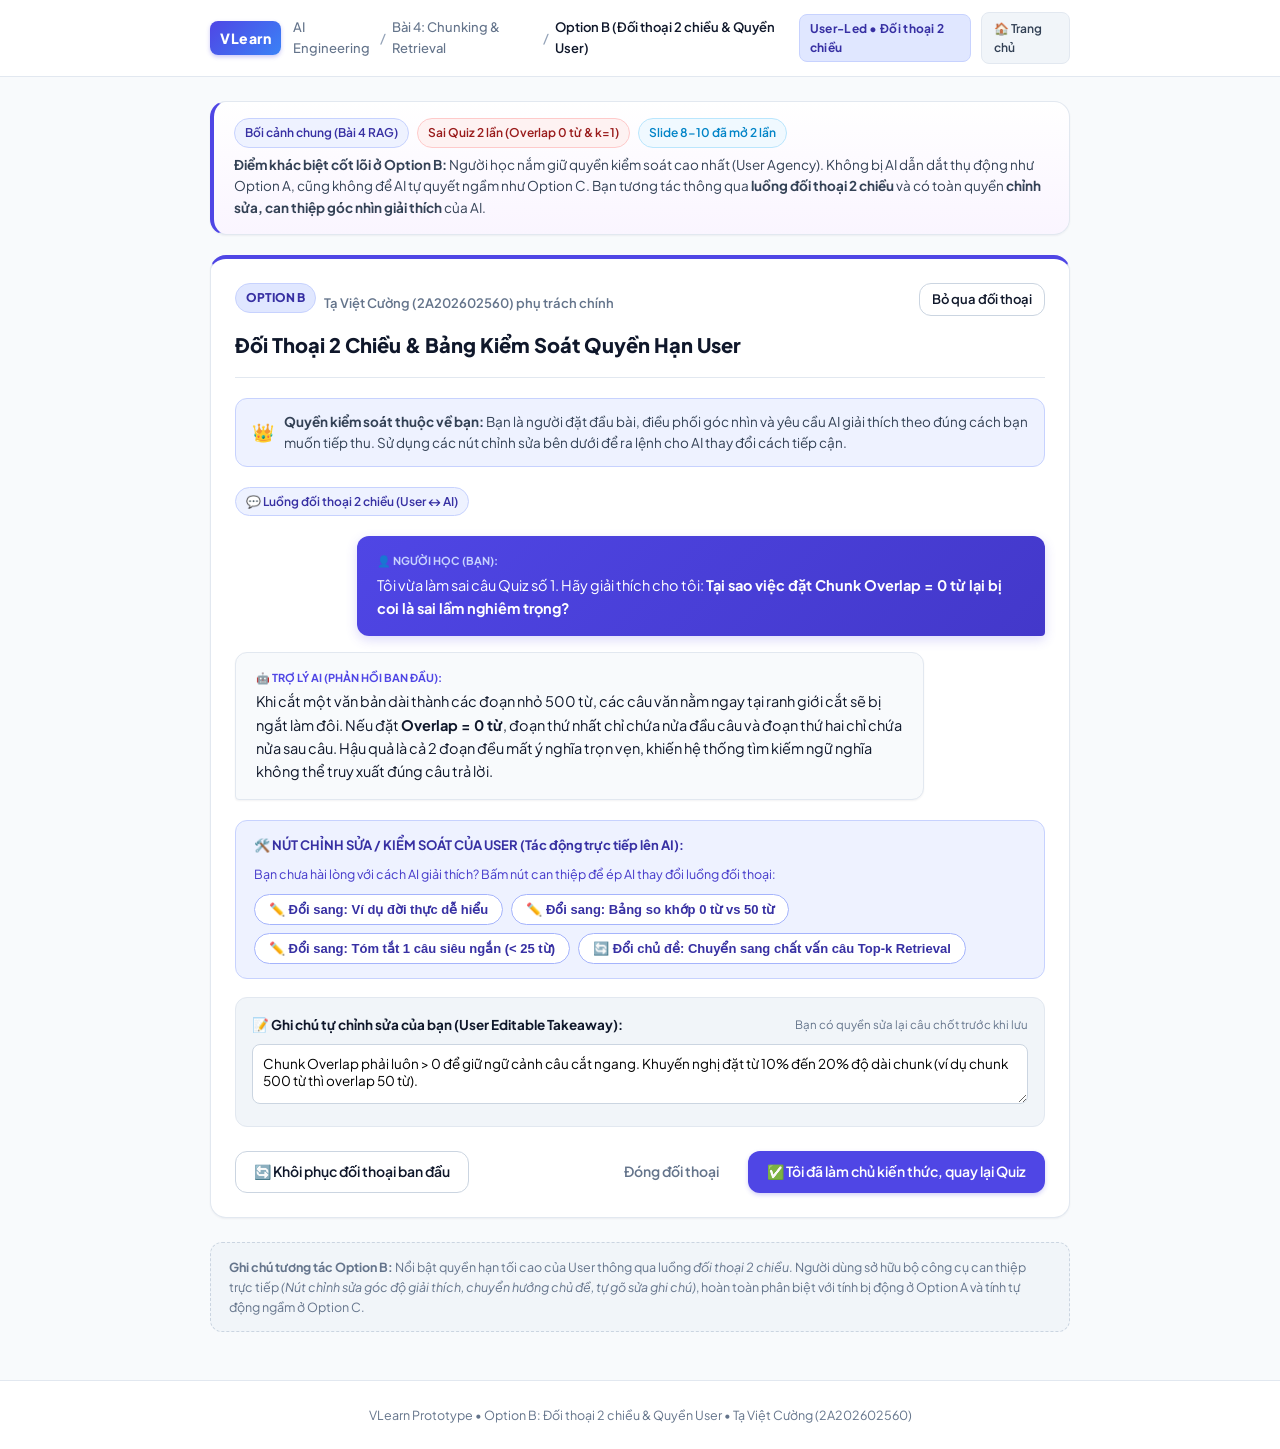
<file: prototype/option-b.html>
<!DOCTYPE html>
<html lang="vi">
<head>
  <meta charset="utf-8">
  <meta name="viewport" content="width=device-width, initial-scale=1">
  <title>VLearn — Option B: Đối thoại 2 chiều & Quyền kiểm soát User (Tạ Việt Cường)</title>
  <link rel="stylesheet" href="style.css">
</head>
<body>

  <!-- Top Navigation Header -->
  <header class="vlearn-header">
    <div class="vlearn-nav-inner">
      <div class="brand-wrapper">
        <div class="brand-badge">VLearn</div>
        <div class="course-crumb">
          <span>AI Engineering</span>
          <span class="crumb-sep">/</span>
          <span>Bài 4: Chunking &amp; Retrieval</span>
          <span class="crumb-sep">/</span>
          <span class="crumb-active">Option B (Đối thoại 2 chiều &amp; Quyền User)</span>
        </div>
      </div>
      <div class="nav-actions">
        <span class="human-ai-pill pill-dont-act">User-Led • Đối thoại 2 chiều</span>
        <a href="index.html" class="btn-reset-nav">🏠 Trang chủ</a>
      </div>
    </div>
  </header>

  <!-- Main Container -->
  <main class="app-container">

    <!-- Common Lesson Context Reminder (70% shared fixture) -->
    <div class="card lesson-context-card" style="padding: 16px 20px; margin-bottom: 20px;">
      <div class="lesson-meta" style="margin-bottom: 6px;">
        <span class="badge badge-purple">Bối cảnh chung (Bài 4 RAG)</span>
        <span class="badge badge-danger">Sai Quiz 2 lần (Overlap 0 từ &amp; k=1)</span>
        <span class="badge badge-info">Slide 8-10 đã mở 2 lần</span>
      </div>
      <div style="font-size: 13.5px; color: var(--text-secondary);">
        <b>Điểm khác biệt cốt lõi ở Option B:</b> Người học nắm giữ quyền kiểm soát cao nhất (User Agency). Không bị AI dẫn dắt thụ động như Option A, cũng không để AI tự quyết ngầm như Option C. Bạn tương tác thông qua <b>luồng đối thoại 2 chiều</b> và có toàn quyền <b>chỉnh sửa, can thiệp góc nhìn giải thích</b> của AI.
      </div>
    </div>

    <!-- Main Interaction Card -->
    <section class="card" style="border-top: 4px solid var(--primary);">
      
      <!-- Header -->
      <div class="interaction-header">
        <div>
          <div class="interaction-meta-top">
            <span class="option-letter letter-b">OPTION B</span>
            <span style="font-size: 13px; font-weight: 600; color: var(--text-muted);">Tạ Việt Cường (2A202602560) phụ trách chính</span>
          </div>
          <h2 class="interaction-title">Đối Thoại 2 Chiều &amp; Bảng Kiểm Soát Quyền Hạn User</h2>
        </div>
        <a href="index.html" class="btn btn-secondary" style="font-size: 13px; padding: 6px 12px;">
          Bỏ qua đối thoại
        </a>
      </div>

      <!-- Human-AI Expectation & Agency Banner -->
      <div class="expectation-banner" style="background: #EEF2FF; border-color: #C7D2FE;">
        <span class="exp-icon">👑</span>
        <div>
          <b>Quyền kiểm soát thuộc về bạn:</b> Bạn là người đặt đầu bài, điều phối góc nhìn và yêu cầu AI giải thích theo đúng cách bạn muốn tiếp thu. Sử dụng các nút chỉnh sửa bên dưới để ra lệnh cho AI thay đổi cách tiếp cận.
        </div>
      </div>

      <!-- Two-Way Dialogue Thread -->
      <div style="margin-bottom: 12px;">
        <span class="badge badge-purple">💬 Luồng đối thoại 2 chiều (User ↔ AI)</span>
      </div>

      <div class="dialogue-thread" id="chat-thread">
        
        <!-- Turn 1: User Query -->
        <div class="chat-bubble bubble-user">
          <div class="bubble-user-sender">👤 Người học (Bạn):</div>
          <div>Tôi vừa làm sai câu Quiz số 1. Hãy giải thích cho tôi: <b>Tại sao việc đặt Chunk Overlap = 0 từ lại bị coi là sai lầm nghiêm trọng?</b></div>
        </div>

        <!-- Turn 2: AI Response -->
        <div class="chat-bubble bubble-ai" id="ai-main-response">
          <div class="bubble-ai-sender">🤖 Trợ lý AI (Phản hồi ban đầu):</div>
          <div id="ai-response-text">
            Khi cắt một văn bản dài thành các đoạn nhỏ 500 từ, các câu văn nằm ngay tại ranh giới cắt sẽ bị ngắt làm đôi. Nếu đặt <b>Overlap = 0 từ</b>, đoạn thứ nhất chỉ chứa nửa đầu câu và đoạn thứ hai chỉ chứa nửa sau câu. Hậu quả là cả 2 đoạn đều mất ý nghĩa trọn vẹn, khiến hệ thống tìm kiếm ngữ nghĩa không thể truy xuất đúng câu trả lời.
          </div>
        </div>

      </div>

      <!-- USER EDIT & CONTROL TOOLBAR (FEATURE NỔI BẬT THEO YÊU CẦU) -->
      <div class="agency-toolbar">
        <div class="agency-toolbar-title">
          <span>🛠️ NÚT CHỈNH SỬA / KIỂM SOÁT CỦA USER (Tác động trực tiếp lên AI):</span>
        </div>
        <p style="font-size: 12.5px; color: #4338CA; margin-bottom: 10px;">
          Bạn chưa hài lòng với cách AI giải thích? Bấm nút can thiệp để ép AI thay đổi luồng đối thoại:
        </p>
        <div class="agency-chips-group">
          <button class="agency-chip" onclick="userModify('analogy')">
            ✏️ Đổi sang: Ví dụ đời thực dễ hiểu
          </button>
          <button class="agency-chip" onclick="userModify('compare')">
            ✏️ Đổi sang: Bảng so khớp 0 từ vs 50 từ
          </button>
          <button class="agency-chip" onclick="userModify('concise')">
            ✏️ Đổi sang: Tóm tắt 1 câu siêu ngắn (&lt; 25 từ)
          </button>
          <button class="agency-chip" onclick="userModify('topk')">
            🔄 Đổi chủ đề: Chuyển sang chất vấn câu Top-k Retrieval
          </button>
        </div>
      </div>

      <!-- User Interactive Custom Note / Takeaway (Quyền sửa đổi nội dung) -->
      <div style="background: var(--surface-alt); border: 1.5px solid var(--border-light); border-radius: var(--radius-md); padding: 16px; margin: 18px 0;">
        <div style="display: flex; justify-content: space-between; align-items: center; margin-bottom: 8px;">
          <b style="font-size: 13.5px; color: var(--text-main);">📝 Ghi chú tự chỉnh sửa của bạn (User Editable Takeaway):</b>
          <span style="font-size: 11.5px; color: var(--text-muted);">Bạn có quyền sửa lại câu chốt trước khi lưu</span>
        </div>
        <textarea id="user-note" style="width: 100%; height: 60px; padding: 10px; border-radius: var(--radius-sm); border: 1px solid var(--border-strong); font-family: inherit; font-size: 13.5px; resize: vertical;">Chunk Overlap phải luôn &gt; 0 để giữ ngữ cảnh câu cắt ngang. Khuyến nghị đặt từ 10% đến 20% độ dài chunk (ví dụ chunk 500 từ thì overlap 50 từ).</textarea>
      </div>

      <!-- Action & Recovery Bar -->
      <div class="control-bar" style="background: transparent; border-top: none; padding: 0;">
        <button class="btn btn-secondary" onclick="resetDialogue()">
          🔄 Khôi phục đối thoại ban đầu
        </button>
        
        <div style="display: flex; gap: 10px;">
          <a href="index.html" class="btn btn-ghost">Đóng đối thoại</a>
          <button class="btn btn-primary" onclick="alert('Đã lưu ghi chú của bạn! Đang chuyển về bài học để làm lại Quiz.')">
            ✅ Tôi đã làm chủ kiến thức, quay lại Quiz
          </button>
        </div>
      </div>

    </section>

    <!-- Annotation Box for Observer -->
    <div style="margin-top: 24px; padding: 14px 18px; background: #F1F5F9; border-radius: var(--radius-md); font-size: 12.5px; color: var(--text-muted); border: 1px dashed var(--border-strong);">
      <b>Ghi chú tương tác Option B:</b> Nổi bật quyền hạn tối cao của User thông qua luồng <i>đối thoại 2 chiều</i>. Người dùng sở hữu bộ công cụ can thiệp trực tiếp <i>(Nút chỉnh sửa góc độ giải thích, chuyển hướng chủ đề, tự gõ sửa ghi chú)</i>, hoàn toàn phân biệt với tính bị động ở Option A và tính tự động ngầm ở Option C.
    </div>

  </main>

  <!-- Script for Option B Two-Way Dialogue & User Edit Controls -->
  <script>
    function userModify(mode) {
      const thread = document.getElementById('chat-thread');

      if (mode === 'analogy') {
        thread.innerHTML += `
          <div class="chat-bubble bubble-user">
            <div class="bubble-user-sender">👤 Bạn can thiệp:</div>
            <div>Hãy giải thích lại bằng <b>một ví dụ đời thực thật gần gũi</b>!</div>
          </div>
          <div class="chat-bubble bubble-ai">
            <div class="bubble-ai-sender">🤖 AI phản hồi (Theo góc nhìn đời thực):</div>
            <div>
              💡 <b>Ví dụ cuộn phim ảnh:</b> Nếu bạn cắt một dải ảnh mà cắt sát mép (overlap = 0), bạn sẽ cắt đứt đôi khuôn mặt của người trong bức ảnh. Nếu gối đầu vài milimet (overlap &gt; 0), cả 2 bức ảnh cắt ra đều giữ trọn vẹn khuôn mặt!
            </div>
          </div>
        `;
        document.getElementById('user-note').value = 'Ví dụ cuộn phim: Overlap là phần gối mép giúp không cắt đôi khuôn mặt ngữ cảnh.';
      } else if (mode === 'compare') {
        thread.innerHTML += `
          <div class="chat-bubble bubble-user">
            <div class="bubble-user-sender">👤 Bạn can thiệp:</div>
            <div>Lập bảng so sánh đối đầu giữa <b>Overlap = 0 từ</b> và <b>Overlap = 50 từ</b>!</div>
          </div>
          <div class="chat-bubble bubble-ai">
            <div class="bubble-ai-sender">🤖 AI phản hồi (Theo định dạng so sánh):</div>
            <div>
              ⚖️ <b>So sánh trực quan:</b><br>
              • <b>Overlap = 0 từ:</b> Tiết kiệm 5% dung lượng lưu trữ, nhưng câu ranh giới bị cụt ý → Tỉ lệ trả lời sai quiz: 85%.<br>
              • <b>Overlap = 50 từ:</b> Tốn thêm một lượng nhỏ bộ nhớ, nhưng câu cắt ngang được bảo toàn ở đoạn kế tiếp → Tỉ lệ đúng quiz: 98%.
            </div>
          </div>
        `;
        document.getElementById('user-note').value = 'Bảng so sánh: Overlap 50 từ tốn thêm tí bộ nhớ nhưng cứu được 85% câu hỏi ranh giới.';
      } else if (mode === 'concise') {
        thread.innerHTML += `
          <div class="chat-bubble bubble-user">
            <div class="bubble-user-sender">👤 Bạn can thiệp:</div>
            <div>Tôi cần <b>1 câu chốt siêu ngắn gọn &lt; 25 từ</b> để nhớ ngay!</div>
          </div>
          <div class="chat-bubble bubble-ai">
            <div class="bubble-ai-sender">🤖 AI phản hồi (Phiên bản siêu ngắn):</div>
            <div>
              ⚡ <b>"Chunk overlap là phần gối đầu giúp bảo toàn nguyên vẹn ngữ cảnh của những câu bị ngắt đôi."</b> (19 từ)
            </div>
          </div>
        `;
        document.getElementById('user-note').value = 'Chunk overlap là phần gối đầu giúp bảo toàn nguyên vẹn ngữ cảnh của những câu bị ngắt đôi.';
      } else if (mode === 'topk') {
        thread.innerHTML += `
          <div class="chat-bubble bubble-user">
            <div class="bubble-user-sender">👤 Bạn đổi chủ đề:</div>
            <div>Bây giờ chuyển sang câu hỏi số 2: <b>Tại sao chọn k = 1 lại không tối ưu?</b></div>
          </div>
          <div class="chat-bubble bubble-ai">
            <div class="bubble-ai-sender">🤖 AI phản hồi (Chủ đề Top-k):</div>
            <div>
              🔍 Khi đặt k=1, mô hình chỉ nhận duy nhất 1 đoạn văn. Nếu câu trả lời cần tổng hợp thông tin từ 2 nguồn tài liệu khác nhau, mô hình chắc chắn sẽ trả lời thiếu ý hoặc bịa đặt (hallucination). K tối ưu thường từ 3 đến 5.
            </div>
          </div>
        `;
        document.getElementById('user-note').value = 'Top-k: Không chọn k=1 vì thiếu dữ liệu tổng hợp. Chọn k từ 3-5 là an toàn.';
      }

      window.scrollTo({ top: document.body.scrollHeight, behavior: 'smooth' });
    }

    function resetDialogue() {
      location.reload();
    }
  </script>

  <!-- Footer -->
  <footer class="vlearn-footer">
    <div>VLearn Prototype • Option B: Đối thoại 2 chiều &amp; Quyền User • Tạ Việt Cường (2A202602560)</div>
  </footer>

</body>
</html>
</file>
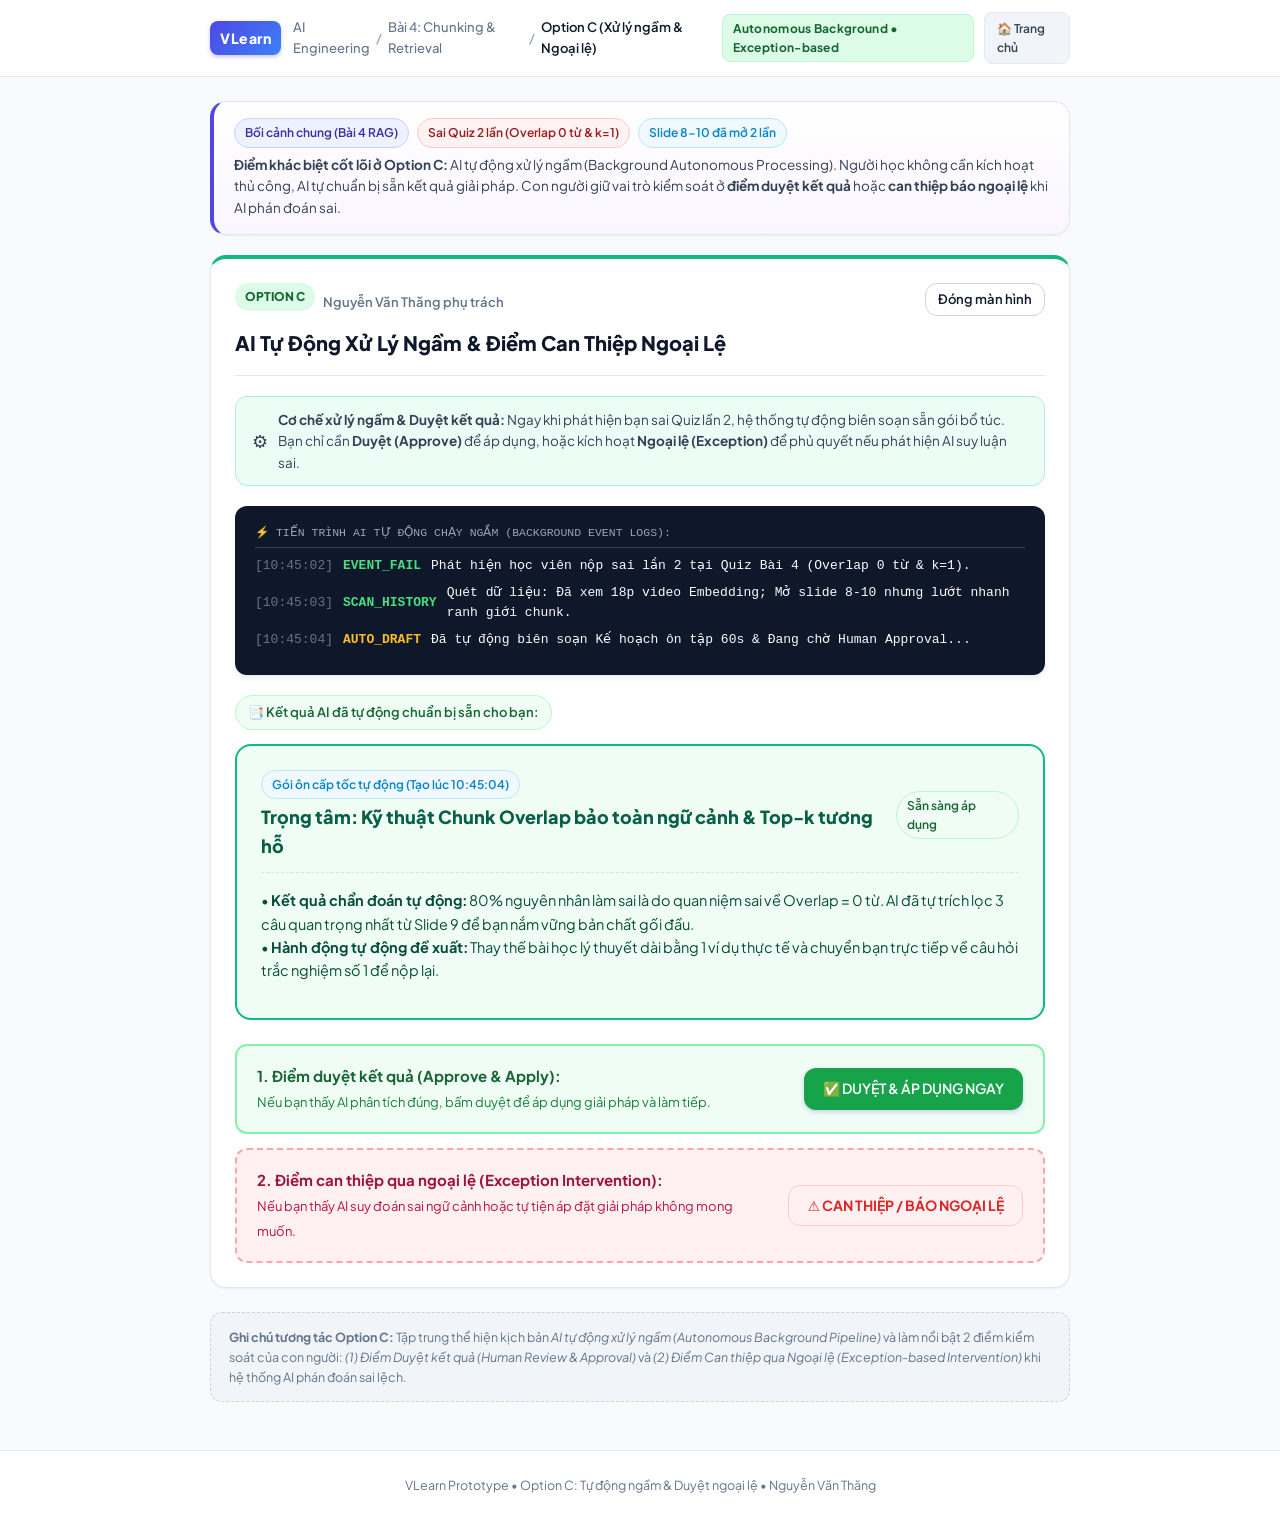
<file: prototype/option-c.html>
<!DOCTYPE html>
<html lang="vi">
<head>
  <meta charset="utf-8">
  <meta name="viewport" content="width=device-width, initial-scale=1">
  <title>VLearn — Option C: AI Xử lý ngầm & Duyệt / Báo ngoại lệ (Nguyễn Văn Thăng)</title>
  <link rel="stylesheet" href="style.css">
</head>
<body>

  <!-- Top Navigation Header -->
  <header class="vlearn-header">
    <div class="vlearn-nav-inner">
      <div class="brand-wrapper">
        <div class="brand-badge">VLearn</div>
        <div class="course-crumb">
          <span>AI Engineering</span>
          <span class="crumb-sep">/</span>
          <span>Bài 4: Chunking &amp; Retrieval</span>
          <span class="crumb-sep">/</span>
          <span class="crumb-active">Option C (Xử lý ngầm &amp; Ngoại lệ)</span>
        </div>
      </div>
      <div class="nav-actions">
        <span class="human-ai-pill pill-ask">Autonomous Background • Exception-based</span>
        <a href="index.html" class="btn-reset-nav">🏠 Trang chủ</a>
      </div>
    </div>
  </header>

  <!-- Main Container -->
  <main class="app-container">

    <!-- Common Lesson Context Reminder (70% shared fixture) -->
    <div class="card lesson-context-card" style="padding: 16px 20px; margin-bottom: 20px;">
      <div class="lesson-meta" style="margin-bottom: 6px;">
        <span class="badge badge-purple">Bối cảnh chung (Bài 4 RAG)</span>
        <span class="badge badge-danger">Sai Quiz 2 lần (Overlap 0 từ &amp; k=1)</span>
        <span class="badge badge-info">Slide 8-10 đã mở 2 lần</span>
      </div>
      <div style="font-size: 13.5px; color: var(--text-secondary);">
        <b>Điểm khác biệt cốt lõi ở Option C:</b> AI tự động xử lý ngầm (Background Autonomous Processing). Người học không cần kích hoạt thủ công, AI tự chuẩn bị sẵn kết quả giải pháp. Con người giữ vai trò kiểm soát ở <b>điểm duyệt kết quả</b> hoặc <b>can thiệp báo ngoại lệ</b> khi AI phán đoán sai.
      </div>
    </div>

    <!-- Main Interaction Card -->
    <section class="card" style="border-top: 4px solid #10B981;">
      
      <!-- Header -->
      <div class="interaction-header">
        <div>
          <div class="interaction-meta-top">
            <span class="option-letter letter-c">OPTION C</span>
            <span style="font-size: 13px; font-weight: 600; color: var(--text-muted);">Nguyễn Văn Thăng phụ trách</span>
          </div>
          <h2 class="interaction-title">AI Tự Động Xử Lý Ngầm &amp; Điểm Can Thiệp Ngoại Lệ</h2>
        </div>
        <a href="index.html" class="btn btn-secondary" style="font-size: 13px; padding: 6px 12px;">
          Đóng màn hình
        </a>
      </div>

      <!-- Human-AI Expectation Banner -->
      <div class="expectation-banner" style="background: #ECFDF5; border-color: #A7F3D0;">
        <span class="exp-icon">⚙️</span>
        <div>
          <b>Cơ chế xử lý ngầm &amp; Duyệt kết quả:</b> Ngay khi phát hiện bạn sai Quiz lần 2, hệ thống tự động biên soạn sẵn gói bổ túc. Bạn chỉ cần <b>Duyệt (Approve)</b> để áp dụng, hoặc kích hoạt <b>Ngoại lệ (Exception)</b> để phủ quyết nếu phát hiện AI suy luận sai.
        </div>
      </div>

      <!-- Autonomous Background Engine Simulator (Dữ liệu mẫu thực tế) -->
      <div class="autonomous-engine-box">
        <div style="color: #94A3B8; font-size: 11.5px; margin-bottom: 8px; border-bottom: 1px solid #334155; padding-bottom: 4px;">
          ⚡ TIẾN TRÌNH AI TỰ ĐỘNG CHẠY NGẦM (BACKGROUND EVENT LOGS):
        </div>
        <div class="auto-log-line">
          <span style="color:#64748B;">[10:45:02]</span>
          <span class="log-tag-done">EVENT_FAIL</span>
          <span>Phát hiện học viên nộp sai lần 2 tại Quiz Bài 4 (Overlap 0 từ &amp; k=1).</span>
        </div>
        <div class="auto-log-line">
          <span style="color:#64748B;">[10:45:03]</span>
          <span class="log-tag-done">SCAN_HISTORY</span>
          <span>Quét dữ liệu: Đã xem 18p video Embedding; Mở slide 8-10 nhưng lướt nhanh ranh giới chunk.</span>
        </div>
        <div class="auto-log-line">
          <span style="color:#64748B;">[10:45:04]</span>
          <span class="log-tag-wait">AUTO_DRAFT</span>
          <span>Đã tự động biên soạn Kế hoạch ôn tập 60s &amp; Đang chờ Human Approval...</span>
        </div>
      </div>

      <!-- MAIN STATE 1: MÀN HÌNH DUYỆT KẾT QUẢ (Review & Approval State) -->
      <div id="approval-screen">
        
        <div style="margin-bottom: 14px;">
          <span class="badge badge-success" style="font-size: 13px; padding: 6px 12px;">
            📑 Kết quả AI đã tự động chuẩn bị sẵn cho bạn:
          </span>
        </div>

        <!-- Result Card Drafted by AI -->
        <div class="refresher-card" style="border-color: #10B981; background: #F0FDF4; margin-top: 10px;">
          <div class="refresher-header" style="border-bottom-color: #BBF7D0;">
            <div>
              <span class="badge badge-info" style="margin-bottom: 4px;">Gói ôn cấp tốc tự động (Tạo lúc 10:45:04)</span>
              <h3 class="refresher-title" style="color: #065F46;">
                Trọng tâm: Kỹ thuật Chunk Overlap bảo toàn ngữ cảnh &amp; Top-k tương hỗ
              </h3>
            </div>
            <span class="badge badge-success">Sẵn sàng áp dụng</span>
          </div>

          <div class="refresher-body">
            <p style="font-size: 14.5px; color: #064E3B; line-height: 1.6;">
              • <b>Kết quả chẩn đoán tự động:</b> 80% nguyên nhân làm sai là do quan niệm sai về Overlap = 0 từ. AI đã tự trích lọc 3 câu quan trọng nhất từ Slide 9 để bạn nắm vững bản chất gối đầu.<br>
              • <b>Hành động tự động đề xuất:</b> Thay thế bài học lý thuyết dài bằng 1 ví dụ thực tế và chuyển bạn trực tiếp về câu hỏi trắc nghiệm số 1 để nộp lại.
            </p>
          </div>
        </div>

        <!-- TWO MAIN ACTIONS: APPROVAL vs EXCEPTION INTERVENTION -->
        <div style="display: flex; flex-direction: column; gap: 14px; margin-top: 24px;">
          
          <!-- Primary: Approve -->
          <div style="background: #F0FDF4; border: 2px solid #86EFAC; border-radius: var(--radius-md); padding: 18px 20px; display: flex; justify-content: space-between; align-items: center; gap: 16px;">
            <div>
              <b style="font-size: 15px; color: #166534; display: block;">1. Điểm duyệt kết quả (Approve &amp; Apply):</b>
              <span style="font-size: 13px; color: #15803D;">Nếu bạn thấy AI phân tích đúng, bấm duyệt để áp dụng giải pháp và làm tiếp.</span>
            </div>
            <button class="btn btn-primary" onclick="approvePlan()" style="background: #16A34A; flex-shrink: 0; padding: 10px 18px;">
              ✅ DUYỆT &amp; ÁP DỤNG NGAY
            </button>
          </div>

          <!-- Secondary / Critical: Exception Intervention Point -->
          <div style="background: #FFF1F2; border: 2px dashed #FDA4AF; border-radius: var(--radius-md); padding: 18px 20px; display: flex; justify-content: space-between; align-items: center; gap: 16px;">
            <div>
              <b style="font-size: 15px; color: #9F1239; display: block;">2. Điểm can thiệp qua ngoại lệ (Exception Intervention):</b>
              <span style="font-size: 13px; color: #BE123C;">Nếu bạn thấy AI suy đoán sai ngữ cảnh hoặc tự tiện áp đặt giải pháp không mong muốn.</span>
            </div>
            <button class="btn btn-outline-danger" onclick="triggerException()" style="flex-shrink: 0; padding: 10px 18px; font-weight: 700;">
              ⚠️ CAN THIỆP / BÁO NGOẠI LỆ
            </button>
          </div>

        </div>

      </div>

      <!-- MAIN STATE 2: EXCEPTION INTERVENTION PANEL (Nổi bật điểm can thiệp) -->
      <div id="exception-panel" class="hidden">
        
        <div class="exception-panel">
          <div style="display: flex; align-items: center; gap: 10px; margin-bottom: 12px;">
            <span style="font-size: 26px;">🚨</span>
            <h3 style="font-size: 18px; font-weight: 800; color: #9F1239;">
              BẢNG CAN THIỆP NGOẠI LỆ (HUMAN OVERRIDE PANEL)
            </h3>
          </div>
          
          <p style="font-size: 14px; color: #881337; margin-bottom: 16px;">
            Bạn vừa chặn tiến trình tự động của AI. Vui lòng chọn lý do ngoại lệ để hệ thống thu hồi quyền tự động hóa:
          </p>

          <div style="display: flex; flex-direction: column; gap: 10px; margin-bottom: 20px;">
            <label class="choice-btn" style="background:#fff; border-color:#FECDD3;">
              <input type="radio" name="ex_reason" checked style="margin-right: 8px;">
              <span><b>Ngoại lệ 1:</b> Tôi đã nắm chắc lý thuyết này, làm sai là do đọc lướt nhầm đề bài (False Alarm).</span>
            </label>
            <label class="choice-btn" style="background:#fff; border-color:#FECDD3;">
              <input type="radio" name="ex_reason" style="margin-right: 8px;">
              <span><b>Ngoại lệ 2:</b> AI đoán sai trọng tâm (tôi muốn chuyển sang tự chọn khái niệm qua Option B).</span>
            </label>
            <label class="choice-btn" style="background:#fff; border-color:#FECDD3;">
              <input type="radio" name="ex_reason" style="margin-right: 8px;">
              <span><b>Ngoại lệ 3:</b> Tắt toàn bộ tính năng tự động xử lý ngầm của AI trong bài học này.</span>
            </label>
          </div>

          <div style="display: flex; justify-content: space-between; align-items: center; flex-wrap: wrap; gap: 10px;">
            <button class="btn btn-secondary" onclick="cancelException()">
              ← Quay lại xem kết quả duyệt
            </button>
            <button class="btn btn-primary" onclick="confirmException()" style="background: #E11D48; border-color: #BE123C;">
              🛑 Xác nhận can thiệp &amp; Thu hồi quyền của AI
            </button>
          </div>
        </div>

      </div>

      <!-- Action Confirmation Feedback -->
      <div id="status-feedback" class="hidden" style="margin-top: 20px; padding: 16px 20px; border-radius: var(--radius-md); font-size: 14.5px;"></div>

    </section>

    <!-- Annotation Box for Observer -->
    <div style="margin-top: 24px; padding: 14px 18px; background: #F1F5F9; border-radius: var(--radius-md); font-size: 12.5px; color: var(--text-muted); border: 1px dashed var(--border-strong);">
      <b>Ghi chú tương tác Option C:</b> Tập trung thể hiện kịch bản <i>AI tự động xử lý ngầm (Autonomous Background Pipeline)</i> và làm nổi bật 2 điểm kiểm soát của con người: <i>(1) Điểm Duyệt kết quả (Human Review &amp; Approval)</i> và <i>(2) Điểm Can thiệp qua Ngoại lệ (Exception-based Intervention)</i> khi hệ thống AI phán đoán sai lệch.
    </div>

  </main>

  <!-- Script for Option C -->
  <script>
    function approvePlan() {
      const fb = document.getElementById('status-feedback');
      fb.classList.remove('hidden');
      fb.style.background = '#ECFDF5';
      fb.style.border = '1.5px solid #6EE7B7';
      fb.style.color = '#065F46';
      fb.innerHTML = `
        <b>🎉 ĐÃ PHÊ DUYỆT KẾT QUẢ CỦA AI!</b><br>
        Kế hoạch ôn tập 60s đã được áp dụng vào tài khoản của bạn. Hệ thống đang chuyển hướng bạn về lại bài Quiz để làm câu trắc nghiệm số 1...
        <div style="margin-top: 10px;">
          <a href="index.html" class="btn btn-primary" style="background:#059669; font-size:13px; padding:6px 14px;">Quay về Quiz ngay</a>
        </div>
      `;
      document.getElementById('approval-screen').style.opacity = '0.6';
    }

    function triggerException() {
      document.getElementById('approval-screen').classList.add('hidden');
      document.getElementById('exception-panel').classList.remove('hidden');
    }

    function cancelException() {
      document.getElementById('exception-panel').classList.add('hidden');
      document.getElementById('approval-screen').classList.remove('hidden');
    }

    function confirmException() {
      const fb = document.getElementById('status-feedback');
      fb.classList.remove('hidden');
      fb.style.background = '#FEF2F2';
      fb.style.border = '1.5px solid #FCA5A5';
      fb.style.color = '#991B1B';
      fb.innerHTML = `
        <b>🛑 ĐÃ XỬ LÝ NGOẠI LỆ THÀNH CÔNG (HUMAN OVERRIDE):</b><br>
        Toàn bộ đề xuất tự động của AI đã bị thu hồi. Trợ lý ngầm đã được tạm dừng. Quyền kiểm soát hoàn toàn thuộc về bạn.<br>
        <div style="margin-top: 10px; display: flex; gap: 10px;">
          <a href="option-b.html" class="btn btn-primary" style="background:#4F46E5; font-size:13px; padding:6px 14px;">Chuyển sang Option B để tự chọn →</a>
          <a href="index.html" class="btn btn-secondary" style="font-size:13px; padding:6px 14px;">Về Trang chủ làm tiếp</a>
        </div>
      `;
      document.getElementById('exception-panel').classList.add('hidden');
    }
  </script>

  <!-- Footer -->
  <footer class="vlearn-footer">
    <div>VLearn Prototype • Option C: Tự động ngầm &amp; Duyệt ngoại lệ • Nguyễn Văn Thăng</div>
  </footer>

</body>
</html>
</file>
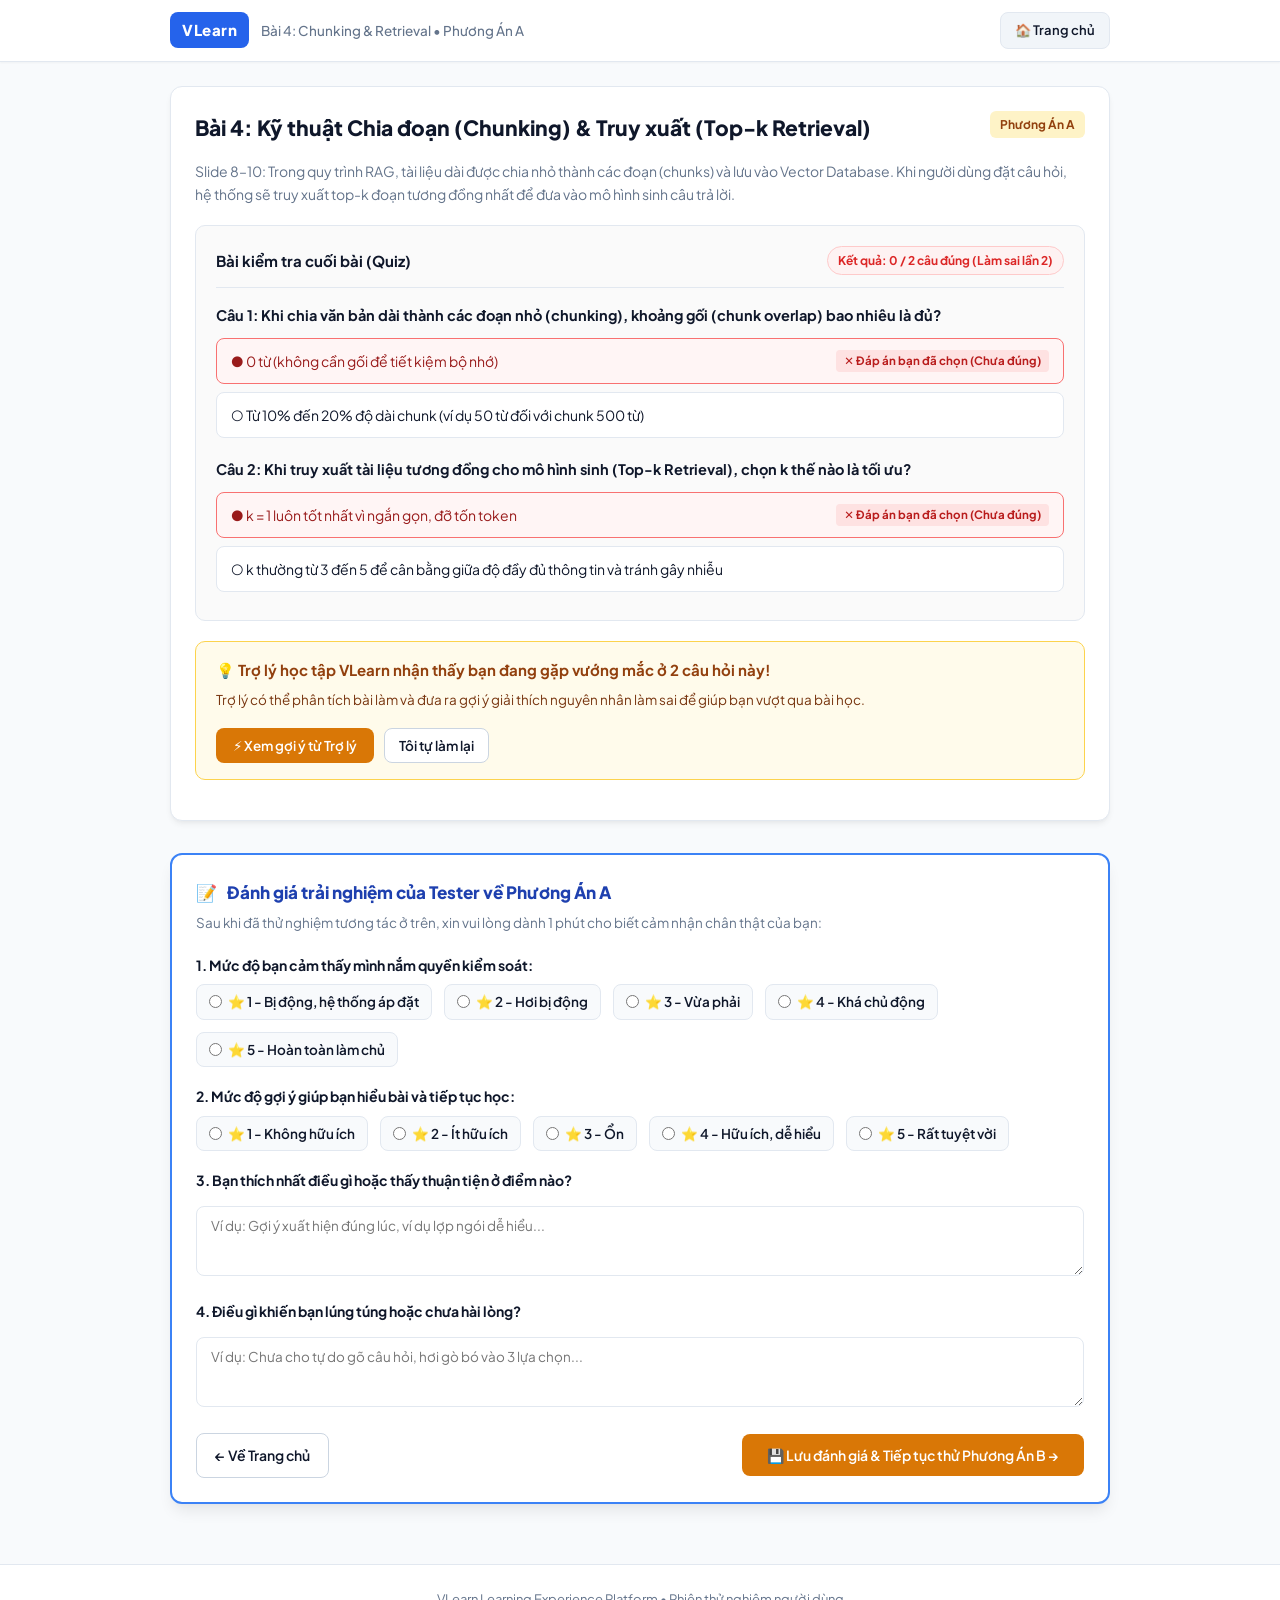
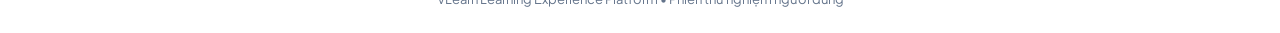
<file: test/option-a.html>
<!DOCTYPE html>
<html lang="vi">
<head>
  <meta charset="utf-8">
  <meta name="viewport" content="width=device-width, initial-scale=1">
  <title>VLearn — Phương Án A (Trải Nghiệm Tester)</title>
  <link rel="stylesheet" href="style.css">
</head>
<body>

  <!-- Top Navigation Header -->
  <header class="header">
    <div class="header-inner">
      <div class="logo-wrap">
        <div class="logo-badge">VLearn</div>
        <div class="breadcrumb">Bài 4: Chunking &amp; Retrieval • Phương Án A</div>
      </div>
      <div class="nav-right">
        <a href="index.html" class="btn-home">🏠 Trang chủ</a>
      </div>
    </div>
  </header>

  <!-- Main Content Wrap -->
  <main class="main-wrap">

    <!-- Lesson Overview & Context -->
    <div class="card">
      <div style="display: flex; justify-content: space-between; align-items: flex-start; gap: 12px; margin-bottom: 8px;">
        <h1 class="lesson-title">Bài 4: Kỹ thuật Chia đoạn (Chunking) &amp; Truy xuất (Top-k Retrieval)</h1>
        <span style="font-size: 12px; font-weight: 700; background: #FEF3C7; color: #92400E; padding: 4px 10px; border-radius: 6px; white-space: nowrap;">
          Phương Án A
        </span>
      </div>
      
      <p style="font-size: 14px; color: var(--text-muted); margin-bottom: 12px;">
        Slide 8–10: Trong quy trình RAG, tài liệu dài được chia nhỏ thành các đoạn (chunks) và lưu vào Vector Database. Khi người dùng đặt câu hỏi, hệ thống sẽ truy xuất top-k đoạn tương đồng nhất để đưa vào mô hình sinh câu trả lời.
      </p>

      <!-- Quiz Component -->
      <div class="quiz-section" id="quiz-block">
        <div class="quiz-header">
          <b style="font-size: 15px;">Bài kiểm tra cuối bài (Quiz)</b>
          <span class="quiz-badge-fail" id="quiz-score-badge">Kết quả: 0 / 2 câu đúng (Làm sai lần 2)</span>
        </div>

        <!-- Question 1 -->
        <div class="quiz-question" id="q1-block">
          <div class="question-text">Câu 1: Khi chia văn bản dài thành các đoạn nhỏ (chunking), khoảng gối (chunk overlap) bao nhiêu là đủ?</div>
          
          <div class="choice-label selected-wrong" id="q1-c1" onclick="handlePickQ1(1)">
            <span>● 0 từ (không cần gối để tiết kiệm bộ nhớ)</span>
            <span class="status-tag tag-wrong" id="q1-c1-tag">✕ Đáp án bạn đã chọn (Chưa đúng)</span>
          </div>
          
          <div class="choice-label" id="q1-c2" onclick="handlePickQ1(2)">
            <span>○ Từ 10% đến 20% độ dài chunk (ví dụ 50 từ đối với chunk 500 từ)</span>
            <span class="status-tag tag-correct hidden" id="q1-c2-tag">✓ Đáp án chính xác</span>
          </div>
        </div>

        <!-- Question 2 -->
        <div class="quiz-question" style="margin-bottom: 0;" id="q2-block">
          <div class="question-text">Câu 2: Khi truy xuất tài liệu tương đồng cho mô hình sinh (Top-k Retrieval), chọn k thế nào là tối ưu?</div>
          
          <div class="choice-label selected-wrong" id="q2-c1" onclick="handlePickQ2(1)">
            <span>● k = 1 luôn tốt nhất vì ngắn gọn, đỡ tốn token</span>
            <span class="status-tag tag-wrong" id="q2-c1-tag">✕ Đáp án bạn đã chọn (Chưa đúng)</span>
          </div>
          
          <div class="choice-label" id="q2-c2" onclick="handlePickQ2(2)">
            <span>○ k thường từ 3 đến 5 để cân bằng giữa độ đầy đủ thông tin và tránh gây nhiễu</span>
            <span class="status-tag tag-correct hidden" id="q2-c2-tag">✓ Đáp án chính xác</span>
          </div>
        </div>
      </div>

      <!-- ============================================== -->
      <!-- BƯỚC 1: TRẠNG THÁI TRƯỚC KHI KÍCH HOẠT (Pre-activation) -->
      <!-- ============================================== -->
      <div id="trigger-state" class="alert-box alert-amber">
        <div style="display: flex; align-items: flex-start; justify-content: space-between; gap: 16px; flex-wrap: wrap;">
          <div>
            <b style="font-size: 15px; color: #92400E; display: block; margin-bottom: 4px;">
              💡 Trợ lý học tập VLearn nhận thấy bạn đang gặp vướng mắc ở 2 câu hỏi này!
            </b>
            <span style="font-size: 13.5px; color: #78350F;">
              Trợ lý có thể phân tích bài làm và đưa ra gợi ý giải thích nguyên nhân làm sai để giúp bạn vượt qua bài học.
            </span>
          </div>
          <div style="display: flex; gap: 10px;">
            <button class="btn btn-primary" onclick="showDiagnosis()" style="background: #D97706; padding: 8px 16px; font-size: 13.5px;">
              ⚡ Xem gợi ý từ Trợ lý
            </button>
            <button class="btn btn-secondary" onclick="alert('Bạn đã chọn tự học lại. Hãy mở lại slide 8–10 để tìm câu trả lời.')" style="padding: 8px 14px; font-size: 13.5px;">
              Tôi tự làm lại
            </button>
          </div>
        </div>
      </div>

      <!-- ============================================== -->
      <!-- BƯỚC 2: TÍCH HỢP (TRÊN LÀ CHẨN ĐOÁN, DƯỚI LÀ LỰA CHỌN) -->
      <!-- ============================================== -->
      <div id="diagnosis-state" class="hidden">
        
        <!-- PHẦN TRÊN: CHẨN ĐOÁN CỦA TRỢ LÝ -->
        <div style="background: #FFFDF5; border: 1.5px solid #FCD34D; border-radius: 10px; padding: 20px; margin-bottom: 20px;">
          <div style="display: flex; align-items: center; gap: 8px; margin-bottom: 8px;">
            <span style="font-size: 20px;">🤖</span>
            <b style="font-size: 16px; color: #92400E;">Gợi ý từ Trợ lý học tập VLearn:</b>
          </div>
          
          <p style="font-size: 14.5px; color: #451A03; line-height: 1.6; margin-bottom: 12px;">
            <b>Vì sao bạn làm sai Câu 1?</b> Bạn chọn <i>"0 từ"</i> với mong muốn tiết kiệm bộ nhớ. Nhưng trong thực tế, nếu không có khoảng gối đầu (overlap), những câu văn dài nằm đúng vị trí chia đoạn sẽ bị ngắt làm đôi. Cả 2 đoạn đều mất ngữ cảnh hoàn chỉnh, khiến mô hình tìm kiếm không thể trích xuất được câu trả lời.
          </p>

          <div style="background: #FEF3C7; border-left: 4px solid #D97706; padding: 12px 16px; border-radius: 0 8px 8px 0; font-size: 13.5px; color: #78350F;">
            <b>💡 Ví dụ trực quan:</b> Giống như lợp ngói mái nhà: Các viên ngói phải gối mép lên nhau 15–20% thì nước mưa mới không dột. Chunk overlap chính là phần gối đầu giúp thông tin không bị dột mất ở các ranh giới cắt.
          </div>

          <!-- Chi tiết Top-k nếu được kích hoạt -->
          <div id="topk-detail-box" class="hidden" style="margin-top: 14px; background: #EFF6FF; border: 1px solid #BAE6FD; padding: 12px 16px; border-radius: 8px; font-size: 13.5px; color: #0369A1;">
            <b>🔍 Về Câu 2 (Tham số Top-k):</b> Khi đặt k = 1, mô hình chỉ đọc duy nhất 1 đoạn văn bản. Nếu câu hỏi yêu cầu so sánh hoặc đối chiếu giữa 2 phần khác nhau, k = 1 sẽ bị thiếu thông tin. Do đó, người ta thường chọn k từ 3 đến 5 đoạn văn tương đồng nhất để cân bằng giữa độ đầy đủ và tránh làm loãng ngữ cảnh.
          </div>
        </div>

        <!-- PHẦN DƯỚI: LỰA CHỌN HÀNH ĐỘNG CỦA BẠN -->
        <div style="border-top: 1px dashed var(--border-color); padding-top: 18px;">
          <b style="font-size: 15px; display: block; margin-bottom: 12px; color: var(--text-main);">
            👉 Bạn muốn tiếp tục bài học như thế nào?
          </b>

          <div style="display: flex; flex-direction: column; gap: 10px;">
            
            <button class="choice-label" onclick="takeAction('retry')" style="width: 100%; text-align: left;">
              <span style="font-size: 18px;">✅</span>
              <span><b>Lựa chọn 1:</b> Tôi đã hiểu gợi ý này. Cho tôi chọn lại đáp án câu 1 ngay trên bài làm!</span>
            </button>

            <button class="choice-label" onclick="takeAction('explain_topk')" style="width: 100%; text-align: left;">
              <span style="font-size: 18px;">🔄</span>
              <span><b>Lựa chọn 2:</b> Tôi vẫn chưa hiểu Câu 2, hãy giải thích thêm về tham số Top-k (k=1)</span>
            </button>

            <button class="choice-label" onclick="takeAction('dismiss')" style="width: 100%; text-align: left;">
              <span style="font-size: 18px;">❌</span>
              <span><b>Lựa chọn 3:</b> Đóng gợi ý, tôi muốn tự học lại theo Slide</span>
            </button>

          </div>

          <!-- Feedback Notice -->
          <div id="action-result" class="hidden" style="margin-top: 16px; padding: 14px 18px; border-radius: 8px; font-size: 14px;"></div>
        </div>

      </div>

    </div>

    <!-- ============================================== -->
    <!-- PHẦN ĐÁNH GIÁ TRẢI NGHIỆM CỦA TESTER (TEST DEBRIEF) -->
    <!-- ============================================== -->
    <div class="tester-feedback-card">
      <div class="feedback-title">
        <span>📝</span>
        <span>Đánh giá trải nghiệm của Tester về Phương Án A</span>
      </div>
      <p class="feedback-subtitle">
        Sau khi đã thử nghiệm tương tác ở trên, xin vui lòng dành 1 phút cho biết cảm nhận chân thật của bạn:
      </p>

      <form id="feedback-form-a" onsubmit="saveTesterFeedback(event)">
        
        <!-- Sense of Control -->
        <div class="rating-group">
          <label class="rating-label">1. Mức độ bạn cảm thấy mình nắm quyền kiểm soát:</label>
          <div class="star-rating">
            <label><input type="radio" name="control" value="1" required> <span>⭐ 1 - Bị động, hệ thống áp đặt</span></label>
            <label><input type="radio" name="control" value="2"> <span>⭐ 2 - Hơi bị động</span></label>
            <label><input type="radio" name="control" value="3"> <span>⭐ 3 - Vừa phải</span></label>
            <label><input type="radio" name="control" value="4"> <span>⭐ 4 - Khá chủ động</span></label>
            <label><input type="radio" name="control" value="5"> <span>⭐ 5 - Hoàn toàn làm chủ</span></label>
          </div>
        </div>

        <!-- Helpfulness -->
        <div class="rating-group">
          <label class="rating-label">2. Mức độ gợi ý giúp bạn hiểu bài và tiếp tục học:</label>
          <div class="star-rating">
            <label><input type="radio" name="help" value="1" required> <span>⭐ 1 - Không hữu ích</span></label>
            <label><input type="radio" name="help" value="2"> <span>⭐ 2 - Ít hữu ích</span></label>
            <label><input type="radio" name="help" value="3"> <span>⭐ 3 - Ổn</span></label>
            <label><input type="radio" name="help" value="4"> <span>⭐ 4 - Hữu ích, dễ hiểu</span></label>
            <label><input type="radio" name="help" value="5"> <span>⭐ 5 - Rất tuyệt vời</span></label>
          </div>
        </div>

        <!-- Liked -->
        <div class="rating-group">
          <label class="rating-label">3. Bạn thích nhất điều gì hoặc thấy thuận tiện ở điểm nào?</label>
          <textarea class="feedback-textarea" id="note-liked" placeholder="Ví dụ: Gợi ý xuất hiện đúng lúc, ví dụ lợp ngói dễ hiểu..."></textarea>
        </div>

        <!-- Disliked / Hesitation -->
        <div class="rating-group">
          <label class="rating-label">4. Điều gì khiến bạn lúng túng hoặc chưa hài lòng?</label>
          <textarea class="feedback-textarea" id="note-disliked" placeholder="Ví dụ: Chưa cho tự do gõ câu hỏi, hơi gò bó vào 3 lựa chọn..."></textarea>
        </div>

        <div style="display: flex; justify-content: space-between; align-items: center; margin-top: 20px;">
          <a href="index.html" class="btn btn-secondary">← Về Trang chủ</a>
          <button type="submit" class="btn btn-primary" style="background: #D97706; padding: 11px 24px;">
            💾 Lưu đánh giá &amp; Tiếp tục thử Phương Án B →
          </button>
        </div>

      </form>
    </div>

  </main>

  <script>
    let canPickQ1 = false;
    let canPickQ2 = false;

    function showDiagnosis() {
      document.getElementById('trigger-state').classList.add('hidden');
      document.getElementById('diagnosis-state').classList.remove('hidden');
    }

    function takeAction(type) {
      const res = document.getElementById('action-result');
      res.classList.remove('hidden');

      if (type === 'retry') {
        res.style.background = '#F0FDF4';
        res.style.border = '1px solid #BBF7D0';
        res.style.color = '#166534';
        res.innerHTML = '👉 <b>Bây giờ bạn có thể bấm trực tiếp vào Câu 1 ở bài kiểm tra phía trên</b> để chọn lại đáp án đúng!';
        
        canPickQ1 = true;
        document.getElementById('quiz-block').scrollIntoView({ behavior: 'smooth' });
        document.getElementById('q1-block').style.background = '#EFF6FF';
        document.getElementById('q1-block').style.padding = '10px';
        document.getElementById('q1-block').style.borderRadius = '8px';
      } else if (type === 'explain_topk') {
        document.getElementById('topk-detail-box').classList.remove('hidden');
        res.style.background = '#EFF6FF';
        res.style.border = '1px solid #BAE6FD';
        res.style.color = '#0369A1';
        res.innerHTML = '🔍 <b>Đã hiển thị giải thích về Top-k phía trên!</b> Bạn cũng có thể bấm chọn lại đáp án Câu 2 ở bài kiểm tra.';
        canPickQ2 = true;
      } else {
        res.style.background = '#F8FAFC';
        res.style.border = '1px solid #CBD5E1';
        res.style.color = '#475569';
        res.innerHTML = 'Đã đóng gợi ý của trợ lý. Bạn có thể mở lại slide 8–10 để tự học.';
      }
    }

    function handlePickQ1(choice) {
      if (!canPickQ1) {
        alert('Vui lòng xem gợi ý của trợ lý và bấm "Cho tôi chọn lại đáp án" để mở khóa sửa bài!');
        return;
      }
      if (choice === 2) {
        document.getElementById('q1-c1').className = 'choice-label';
        document.getElementById('q1-c1-tag').className = 'hidden';
        document.getElementById('q1-c2').className = 'choice-label selected-correct';
        document.getElementById('q1-c2-tag').classList.remove('hidden');
        document.getElementById('quiz-score-badge').className = 'quiz-badge-fail';
        document.getElementById('quiz-score-badge').innerText = 'Kết quả: 1 / 2 câu đúng';
        alert('🎉 Chính xác! Bạn đã hiểu và sửa đúng Câu 1 (Khoảng gối 10% - 20%).');
      }
    }

    function handlePickQ2(choice) {
      if (!canPickQ2) {
        alert('Vui lòng chọn "Giải thích thêm về tham số Top-k" ở phần gợi ý trước!');
        return;
      }
      if (choice === 2) {
        document.getElementById('q2-c1').className = 'choice-label';
        document.getElementById('q2-c1-tag').className = 'hidden';
        document.getElementById('q2-c2').className = 'choice-label selected-correct';
        document.getElementById('q2-c2-tag').classList.remove('hidden');
        document.getElementById('quiz-score-badge').className = 'quiz-badge-success';
        document.getElementById('quiz-score-badge').innerText = 'Kết quả: 2 / 2 câu đúng (Đạt yêu cầu!)';
        alert('🎉 Tuyệt vời! Bạn đã hoàn thành đúng cả 2 câu kiểm tra!');
      }
    }

    function saveTesterFeedback(e) {
      e.preventDefault();
      const form = document.getElementById('feedback-form-a');
      const controlVal = form.querySelector('input[name="control"]:checked')?.value || '3';
      const helpVal = form.querySelector('input[name="help"]:checked')?.value || '4';
      const liked = document.getElementById('note-liked').value.trim();
      const disliked = document.getElementById('note-disliked').value.trim();

      const feedbackData = JSON.parse(localStorage.getItem('vlearn_tester_feedback') || '{}');
      feedbackData['A'] = {
        name: 'Phương Án A (Trợ lý Gợi Ý Hướng Dẫn)',
        controlScore: controlVal,
        helpScore: helpVal,
        liked: liked || 'Gợi ý rõ ràng, có phân tích lỗi sai và ví dụ lợp ngói dễ hiểu.',
        disliked: disliked || 'Còn hơi theo luồng cố định của hệ thống.',
        timestamp: new Date().toLocaleTimeString('vi-VN')
      };
      localStorage.setItem('vlearn_tester_feedback', JSON.stringify(feedbackData));

      alert('Đã lưu đánh giá Phương Án A thành công! Hệ thống sẽ đưa bạn về Trang chủ để thử tiếp Phương Án B.');
      window.location.href = 'index.html';
    }

    // Auto-fill existing tester feedback if available
    window.addEventListener('DOMContentLoaded', () => {
      const feedbackData = JSON.parse(localStorage.getItem('vlearn_tester_feedback') || '{}');
      if (feedbackData['A']) {
        const item = feedbackData['A'];
        const controlRadio = document.querySelector(`input[name="control"][value="${item.controlScore}"]`);
        if (controlRadio) controlRadio.checked = true;
        const helpRadio = document.querySelector(`input[name="help"][value="${item.helpScore}"]`);
        if (helpRadio) helpRadio.checked = true;
        if (item.liked) document.getElementById('note-liked').value = item.liked;
        if (item.disliked) document.getElementById('note-disliked').value = item.disliked;
      }
    });
  </script>

  <footer class="footer">
    VLearn Learning Experience Platform • Phiên thử nghiệm người dùng
  </footer>

</body>
</html>
</file>
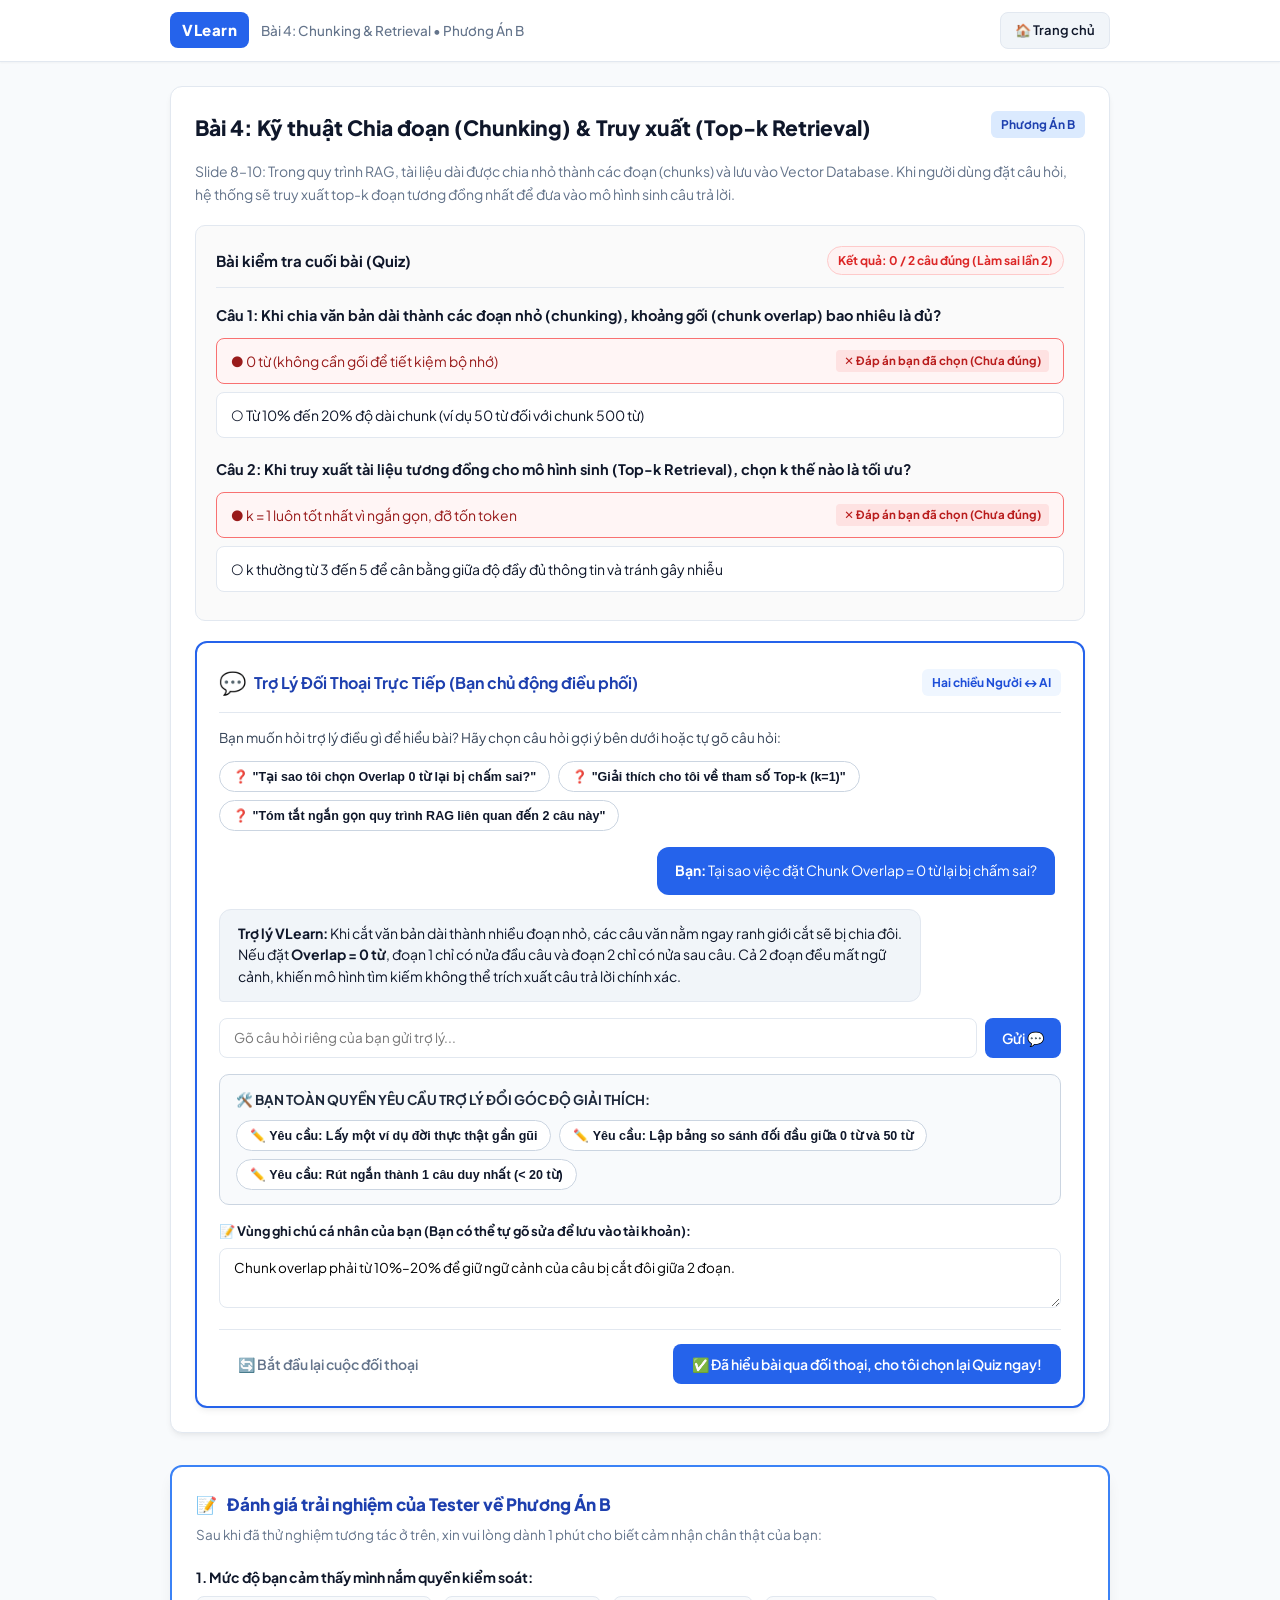
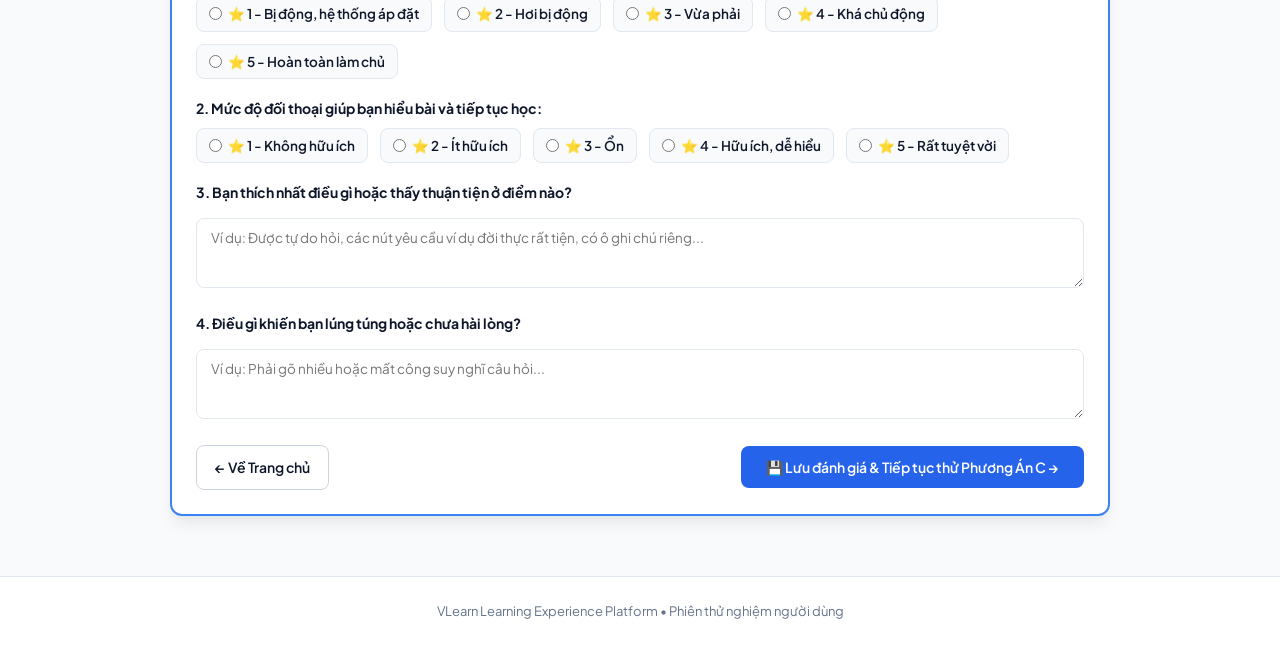
<file: test/option-b.html>
<!DOCTYPE html>
<html lang="vi">
<head>
  <meta charset="utf-8">
  <meta name="viewport" content="width=device-width, initial-scale=1">
  <title>VLearn — Phương Án B (Trải Nghiệm Tester)</title>
  <link rel="stylesheet" href="style.css">
</head>
<body>

  <!-- Top Navigation Header -->
  <header class="header">
    <div class="header-inner">
      <div class="logo-wrap">
        <div class="logo-badge">VLearn</div>
        <div class="breadcrumb">Bài 4: Chunking &amp; Retrieval • Phương Án B</div>
      </div>
      <div class="nav-right">
        <a href="index.html" class="btn-home">🏠 Trang chủ</a>
      </div>
    </div>
  </header>

  <!-- Main Content Wrap -->
  <main class="main-wrap">

    <!-- Lesson Overview & Context -->
    <div class="card">
      <div style="display: flex; justify-content: space-between; align-items: flex-start; gap: 12px; margin-bottom: 8px;">
        <h1 class="lesson-title">Bài 4: Kỹ thuật Chia đoạn (Chunking) &amp; Truy xuất (Top-k Retrieval)</h1>
        <span style="font-size: 12px; font-weight: 700; background: #DBEAFE; color: #1E40AF; padding: 4px 10px; border-radius: 6px; white-space: nowrap;">
          Phương Án B
        </span>
      </div>
      
      <p style="font-size: 14px; color: var(--text-muted); margin-bottom: 12px;">
        Slide 8–10: Trong quy trình RAG, tài liệu dài được chia nhỏ thành các đoạn (chunks) và lưu vào Vector Database. Khi người dùng đặt câu hỏi, hệ thống sẽ truy xuất top-k đoạn tương đồng nhất để đưa vào mô hình sinh câu trả lời.
      </p>

      <!-- Quiz Component -->
      <div class="quiz-section" id="quiz-block">
        <div class="quiz-header">
          <b style="font-size: 15px;">Bài kiểm tra cuối bài (Quiz)</b>
          <span class="quiz-badge-fail" id="quiz-score-badge">Kết quả: 0 / 2 câu đúng (Làm sai lần 2)</span>
        </div>

        <!-- Question 1 -->
        <div class="quiz-question" id="q1-block">
          <div class="question-text">Câu 1: Khi chia văn bản dài thành các đoạn nhỏ (chunking), khoảng gối (chunk overlap) bao nhiêu là đủ?</div>
          
          <div class="choice-label selected-wrong" id="q1-c1" onclick="handlePickQ1(1)">
            <span>● 0 từ (không cần gối để tiết kiệm bộ nhớ)</span>
            <span class="status-tag tag-wrong" id="q1-c1-tag">✕ Đáp án bạn đã chọn (Chưa đúng)</span>
          </div>
          
          <div class="choice-label" id="q1-c2" onclick="handlePickQ1(2)">
            <span>○ Từ 10% đến 20% độ dài chunk (ví dụ 50 từ đối với chunk 500 từ)</span>
            <span class="status-tag tag-correct hidden" id="q1-c2-tag">✓ Đáp án chính xác</span>
          </div>
        </div>

        <!-- Question 2 -->
        <div class="quiz-question" style="margin-bottom: 0;" id="q2-block">
          <div class="question-text">Câu 2: Khi truy xuất tài liệu tương đồng cho mô hình sinh (Top-k Retrieval), chọn k thế nào là tối ưu?</div>
          
          <div class="choice-label selected-wrong" id="q2-c1" onclick="handlePickQ2(1)">
            <span>● k = 1 luôn tốt nhất vì ngắn gọn, đỡ tốn token</span>
            <span class="status-tag tag-wrong" id="q2-c1-tag">✕ Đáp án bạn đã chọn (Chưa đúng)</span>
          </div>
          
          <div class="choice-label" id="q2-c2" onclick="handlePickQ2(2)">
            <span>○ k thường từ 3 đến 5 để cân bằng giữa độ đầy đủ thông tin và tránh gây nhiễu</span>
            <span class="status-tag tag-correct hidden" id="q2-c2-tag">✓ Đáp án chính xác</span>
          </div>
        </div>
      </div>

      <!-- ============================================== -->
      <!-- ĐỐI THOẠI 2 CHIỀU & BỘ CÔNG CỤ ĐIỀU KHIỂN CỦA USER -->
      <!-- ============================================== -->
      <div style="background: #FFFFFF; border: 2px solid #2563EB; border-radius: 12px; padding: 22px; box-shadow: var(--shadow);">
        
        <div style="display: flex; justify-content: space-between; align-items: center; border-bottom: 1.5px solid var(--border-color); padding-bottom: 12px; margin-bottom: 14px;">
          <div style="display: flex; align-items: center; gap: 8px;">
            <span style="font-size: 22px;">💬</span>
            <b style="font-size: 16px; color: #1E40AF;">Trợ Lý Đối Thoại Trực Tiếp (Bạn chủ động điều phối)</b>
          </div>
          <span style="font-size: 12px; background: #EFF6FF; color: #1D4ED8; padding: 4px 10px; border-radius: 6px; font-weight: 700;">
            Hai chiều Người ↔ AI
          </span>
        </div>

        <p style="font-size: 13.5px; color: var(--text-sub); margin-bottom: 12px;">
          Bạn muốn hỏi trợ lý điều gì để hiểu bài? Hãy chọn câu hỏi gợi ý bên dưới hoặc tự gõ câu hỏi:
        </p>

        <!-- Prompt suggestion chips -->
        <div class="action-chips" style="margin-bottom: 14px;">
          <button class="chip-btn" onclick="sendPrompt('overlap_why')">
            ❓ "Tại sao tôi chọn Overlap 0 từ lại bị chấm sai?"
          </button>
          <button class="chip-btn" onclick="sendPrompt('topk_explain')">
            ❓ "Giải thích cho tôi về tham số Top-k (k=1)"
          </button>
          <button class="chip-btn" onclick="sendPrompt('rag_summary')">
            ❓ "Tóm tắt ngắn gọn quy trình RAG liên quan đến 2 câu này"
          </button>
        </div>

        <!-- Chat Conversation Stream -->
        <div class="chat-container" id="chat-stream">
          
          <div class="chat-bubble chat-user">
            <b>Bạn:</b> Tại sao việc đặt Chunk Overlap = 0 từ lại bị chấm sai?
          </div>
          
          <div class="chat-bubble chat-ai">
            <b>Trợ lý VLearn:</b> Khi cắt văn bản dài thành nhiều đoạn nhỏ, các câu văn nằm ngay ranh giới cắt sẽ bị chia đôi. Nếu đặt <b>Overlap = 0 từ</b>, đoạn 1 chỉ có nửa đầu câu và đoạn 2 chỉ có nửa sau câu. Cả 2 đoạn đều mất ngữ cảnh, khiến mô hình tìm kiếm không thể trích xuất câu trả lời chính xác.
          </div>

        </div>

        <!-- Custom User Message Input -->
        <div style="display: flex; gap: 8px; margin-bottom: 16px;">
          <input type="text" id="custom-user-input" placeholder="Gõ câu hỏi riêng của bạn gửi trợ lý..." style="flex: 1; padding: 10px 14px; border: 1.5px solid var(--border-color); border-radius: 8px; font-family: inherit; font-size: 13.5px;" onkeydown="if(event.key==='Enter') sendCustomMessage()">
          <button class="btn btn-primary" onclick="sendCustomMessage()" style="padding: 10px 16px;">Gửi 💬</button>
        </div>

        <!-- USER EDIT & CONTROL TOOLBAR (FEATURE NỔI BẬT THEO YÊU CẦU) -->
        <div style="background: #F8FAFC; border: 1.5px solid #CBD5E1; border-radius: 10px; padding: 14px 16px; margin: 16px 0;">
          <b style="font-size: 13.5px; color: #1E293B; display: block; margin-bottom: 8px;">
            🛠️ BẠN TOÀN QUYỀN YÊU CẦU TRỢ LÝ ĐỔI GÓC ĐỘ GIẢI THÍCH:
          </b>
          <div class="action-chips">
            <button class="chip-btn" onclick="modifyStyle('analogy')">
              ✏️ Yêu cầu: Lấy một ví dụ đời thực thật gần gũi
            </button>
            <button class="chip-btn" onclick="modifyStyle('compare')">
              ✏️ Yêu cầu: Lập bảng so sánh đối đầu giữa 0 từ và 50 từ
            </button>
            <button class="chip-btn" onclick="modifyStyle('concise')">
              ✏️ Yêu cầu: Rút ngắn thành 1 câu duy nhất (&lt; 20 từ)
            </button>
          </div>
        </div>

        <!-- User Editable Note -->
        <div style="margin: 14px 0;">
          <b style="font-size: 13px; color: var(--text-main); display: block; margin-bottom: 6px;">
            📝 Vùng ghi chú cá nhân của bạn (Bạn có thể tự gõ sửa để lưu vào tài khoản):
          </b>
          <textarea id="my-notes" style="width: 100%; height: 60px; padding: 10px 14px; border-radius: 8px; border: 1.5px solid var(--border-color); font-family: inherit; font-size: 13.5px; resize: vertical;">Chunk overlap phải từ 10%–20% để giữ ngữ cảnh của câu bị cắt đôi giữa 2 đoạn.</textarea>
        </div>

        <!-- Action / Quiz Retry Prompt -->
        <div style="display: flex; justify-content: space-between; align-items: center; flex-wrap: wrap; gap: 10px; border-top: 1px solid var(--border-color); padding-top: 14px;">
          <button class="btn btn-ghost" onclick="resetChat()">
            🔄 Bắt đầu lại cuộc đối thoại
          </button>
          <button class="btn btn-primary" onclick="unlockQuizForRetry()">
            ✅ Đã hiểu bài qua đối thoại, cho tôi chọn lại Quiz ngay!
          </button>
        </div>

        <!-- Quiz Unlocked Notice -->
        <div id="quiz-unlock-notice" class="hidden" style="margin-top: 14px; background: #F0FDF4; border: 1px solid #BBF7D0; padding: 12px 16px; border-radius: 8px; font-size: 13.5px; color: #166534;">
          👉 <b>Bài kiểm tra phía trên đã được mở khóa!</b> Hãy cuộn lên và bấm vào đáp án đúng ở Câu 1 và Câu 2.
        </div>

      </div>

    </div>

    <!-- ============================================== -->
    <!-- PHẦN ĐÁNH GIÁ TRẢI NGHIỆM CỦA TESTER (TEST DEBRIEF) -->
    <!-- ============================================== -->
    <div class="tester-feedback-card">
      <div class="feedback-title">
        <span>📝</span>
        <span>Đánh giá trải nghiệm của Tester về Phương Án B</span>
      </div>
      <p class="feedback-subtitle">
        Sau khi đã thử nghiệm tương tác ở trên, xin vui lòng dành 1 phút cho biết cảm nhận chân thật của bạn:
      </p>

      <form id="feedback-form-b" onsubmit="saveTesterFeedback(event)">
        
        <!-- Sense of Control -->
        <div class="rating-group">
          <label class="rating-label">1. Mức độ bạn cảm thấy mình nắm quyền kiểm soát:</label>
          <div class="star-rating">
            <label><input type="radio" name="control" value="1" required> <span>⭐ 1 - Bị động, hệ thống áp đặt</span></label>
            <label><input type="radio" name="control" value="2"> <span>⭐ 2 - Hơi bị động</span></label>
            <label><input type="radio" name="control" value="3"> <span>⭐ 3 - Vừa phải</span></label>
            <label><input type="radio" name="control" value="4"> <span>⭐ 4 - Khá chủ động</span></label>
            <label><input type="radio" name="control" value="5"> <span>⭐ 5 - Hoàn toàn làm chủ</span></label>
          </div>
        </div>

        <!-- Helpfulness -->
        <div class="rating-group">
          <label class="rating-label">2. Mức độ đối thoại giúp bạn hiểu bài và tiếp tục học:</label>
          <div class="star-rating">
            <label><input type="radio" name="help" value="1" required> <span>⭐ 1 - Không hữu ích</span></label>
            <label><input type="radio" name="help" value="2"> <span>⭐ 2 - Ít hữu ích</span></label>
            <label><input type="radio" name="help" value="3"> <span>⭐ 3 - Ổn</span></label>
            <label><input type="radio" name="help" value="4"> <span>⭐ 4 - Hữu ích, dễ hiểu</span></label>
            <label><input type="radio" name="help" value="5"> <span>⭐ 5 - Rất tuyệt vời</span></label>
          </div>
        </div>

        <!-- Liked -->
        <div class="rating-group">
          <label class="rating-label">3. Bạn thích nhất điều gì hoặc thấy thuận tiện ở điểm nào?</label>
          <textarea class="feedback-textarea" id="note-liked" placeholder="Ví dụ: Được tự do hỏi, các nút yêu cầu ví dụ đời thực rất tiện, có ô ghi chú riêng..."></textarea>
        </div>

        <!-- Disliked / Hesitation -->
        <div class="rating-group">
          <label class="rating-label">4. Điều gì khiến bạn lúng túng hoặc chưa hài lòng?</label>
          <textarea class="feedback-textarea" id="note-disliked" placeholder="Ví dụ: Phải gõ nhiều hoặc mất công suy nghĩ câu hỏi..."></textarea>
        </div>

        <div style="display: flex; justify-content: space-between; align-items: center; margin-top: 20px;">
          <a href="index.html" class="btn btn-secondary">← Về Trang chủ</a>
          <button type="submit" class="btn btn-primary" style="background: #2563EB; padding: 11px 24px;">
            💾 Lưu đánh giá &amp; Tiếp tục thử Phương Án C →
          </button>
        </div>

      </form>
    </div>

  </main>

  <script>
    let canPickQuiz = false;

    function sendPrompt(type) {
      const stream = document.getElementById('chat-stream');
      if (type === 'overlap_why') {
        stream.innerHTML += `
          <div class="chat-bubble chat-user"><b>Bạn:</b> Tại sao tôi chọn Overlap 0 từ lại bị chấm sai?</div>
          <div class="chat-bubble chat-ai"><b>Trợ lý VLearn:</b> Overlap 0 từ làm đứt gãy câu văn ở ranh giới cắt. Bạn nên đặt gối đầu từ 10% đến 20% độ dài đoạn để bảo toàn ý nghĩa của câu.</div>
        `;
        document.getElementById('my-notes').value = 'Overlap 0 từ làm đứt câu ở ranh giới. Cần gối từ 10% đến 20%.';
      } else if (type === 'topk_explain') {
        stream.innerHTML += `
          <div class="chat-bubble chat-user"><b>Bạn:</b> Giải thích cho tôi về tham số Top-k (k=1)</div>
          <div class="chat-bubble chat-ai"><b>Trợ lý VLearn:</b> Chọn k=1 là quá ít vì mô hình chỉ nhận được đúng 1 đoạn văn. Khi câu trả lời cần đối chiếu từ 2-3 phần khác nhau, k=1 sẽ trả lời sai. Thường nên chọn k từ 3 đến 5.</div>
        `;
        document.getElementById('my-notes').value = 'Top-k không nên để k=1 vì thiếu dữ liệu đối chiếu. Tối ưu thường là k từ 3-5.';
      } else if (type === 'rag_summary') {
        stream.innerHTML += `
          <div class="chat-bubble chat-user"><b>Bạn:</b> Tóm tắt ngắn gọn quy trình RAG liên quan đến 2 câu này</div>
          <div class="chat-bubble chat-ai"><b>Trợ lý VLearn:</b> RAG gồm: Chia đoạn có gối đầu (Chunk Overlap) → Biến thành Vector → Khi hỏi: Lấy ra top-k đoạn gần nhất → Đưa vào mô hình sinh đáp án.</div>
        `;
      }
      stream.scrollTop = stream.scrollHeight;
    }

    function sendCustomMessage() {
      const input = document.getElementById('custom-user-input');
      const val = input.value.trim();
      if (!val) return;
      const stream = document.getElementById('chat-stream');
      stream.innerHTML += `
        <div class="chat-bubble chat-user"><b>Bạn:</b> ${val}</div>
        <div class="chat-bubble chat-ai"><b>Trợ lý VLearn:</b> Cảm ơn câu hỏi của bạn. Đối với quy trình RAG, điểm mấu chốt là cần giữ được ngữ cảnh liên tục qua Chunk Overlap (10-20%) và cung cấp đủ góc nhìn qua Top-k (3-5 đoạn) cho mô hình sinh.</div>
      `;
      input.value = '';
      stream.scrollTop = stream.scrollHeight;
    }

    function modifyStyle(style) {
      const stream = document.getElementById('chat-stream');
      if (style === 'analogy') {
        stream.innerHTML += `
          <div class="chat-bubble chat-user"><b>Bạn:</b> Hãy lấy một ví dụ đời thực thật gần gũi!</div>
          <div class="chat-bubble chat-ai"><b>Trợ lý VLearn (Ví dụ đời thực):</b> Hãy tưởng tượng bạn dùng kéo cắt đôi một bức ảnh chụp khuôn mặt một người. Nếu cắt thẳng sát mép (overlap = 0), cả 2 mảnh đều chỉ còn nửa khuôn mặt. Nếu in gối đầu thêm vài milimet, cả 2 ảnh đều thấy trọn vẹn khuôn mặt!</div>
        `;
        document.getElementById('my-notes').value = 'Ví dụ cắt ảnh: Overlap giống như in dư vài milimet để không cắt đứt nửa mặt nhân vật.';
      } else if (style === 'compare') {
        stream.innerHTML += `
          <div class="chat-bubble chat-user"><b>Bạn:</b> Lập bảng so sánh đối đầu giữa 0 từ và 50 từ!</div>
          <div class="chat-bubble chat-ai"><b>Trợ lý VLearn (Bảng so sánh):</b><br>
          • <b>Overlap = 0 từ:</b> Tiết kiệm 5% bộ nhớ, nhưng câu cắt ngang mất nghĩa hoàn toàn → Trả lời sai quiz.<br>
          • <b>Overlap = 50 từ:</b> Tốn thêm một chút bộ nhớ, nhưng bảo toàn 100% ngữ cảnh ở ranh giới → Trả lời đúng quiz.</div>
        `;
        document.getElementById('my-notes').value = 'So sánh: 0 từ tiết kiệm tí bộ nhớ nhưng mất nghĩa; 50 từ tốn thêm tí bộ nhớ nhưng bảo toàn 100% ngữ cảnh.';
      } else if (style === 'concise') {
        stream.innerHTML += `
          <div class="chat-bubble chat-user"><b>Bạn:</b> Rút ngắn thành 1 câu duy nhất (&lt; 20 từ)</div>
          <div class="chat-bubble chat-ai"><b>Trợ lý VLearn (Siêu ngắn gọn):</b> <i>"Chunk overlap là phần gối đầu giúp bảo toàn trọn vẹn câu văn bị cắt đôi."</i> (16 từ)</div>
        `;
        document.getElementById('my-notes').value = 'Chunk overlap là phần gối đầu giúp bảo toàn trọn vẹn câu văn bị cắt đôi.';
      }
      stream.scrollTop = stream.scrollHeight;
    }

    function resetChat() {
      const stream = document.getElementById('chat-stream');
      stream.innerHTML = `
        <div class="chat-bubble chat-user"><b>Bạn:</b> Tại sao việc đặt Chunk Overlap = 0 từ lại bị chấm sai?</div>
        <div class="chat-bubble chat-ai"><b>Trợ lý VLearn:</b> Khi cắt văn bản dài thành nhiều đoạn nhỏ, các câu văn nằm ngay ranh giới cắt sẽ bị chia đôi. Nếu đặt <b>Overlap = 0 từ</b>, đoạn 1 chỉ có nửa đầu câu và đoạn 2 chỉ có nửa sau câu. Cả 2 đoạn đều mất ngữ cảnh, khiến mô hình tìm kiếm không thể trích xuất câu trả lời chính xác.</div>
      `;
    }

    function unlockQuizForRetry() {
      canPickQuiz = true;
      document.getElementById('quiz-unlock-notice').classList.remove('hidden');
      document.getElementById('quiz-block').scrollIntoView({ behavior: 'smooth' });
      document.getElementById('q1-block').style.background = '#EFF6FF';
      document.getElementById('q1-block').style.padding = '10px';
      document.getElementById('q1-block').style.borderRadius = '8px';
      document.getElementById('q2-block').style.background = '#EFF6FF';
      document.getElementById('q2-block').style.padding = '10px';
      document.getElementById('q2-block').style.borderRadius = '8px';
    }

    function handlePickQ1(choice) {
      if (!canPickQuiz) {
        alert('Vui lòng bấm nút "Đã hiểu bài qua đối thoại, cho tôi chọn lại Quiz ngay" để mở khóa sửa bài!');
        return;
      }
      if (choice === 2) {
        document.getElementById('q1-c1').className = 'choice-label';
        document.getElementById('q1-c1-tag').className = 'hidden';
        document.getElementById('q1-c2').className = 'choice-label selected-correct';
        document.getElementById('q1-c2-tag').classList.remove('hidden');
        checkScore();
      }
    }

    function handlePickQ2(choice) {
      if (!canPickQuiz) {
        alert('Vui lòng bấm nút "Đã hiểu bài qua đối thoại, cho tôi chọn lại Quiz ngay" để mở khóa sửa bài!');
        return;
      }
      if (choice === 2) {
        document.getElementById('q2-c1').className = 'choice-label';
        document.getElementById('q2-c1-tag').className = 'hidden';
        document.getElementById('q2-c2').className = 'choice-label selected-correct';
        document.getElementById('q2-c2-tag').classList.remove('hidden');
        checkScore();
      }
    }

    function checkScore() {
      const q1Done = document.getElementById('q1-c2').classList.contains('selected-correct');
      const q2Done = document.getElementById('q2-c2').classList.contains('selected-correct');
      const badge = document.getElementById('quiz-score-badge');
      if (q1Done && q2Done) {
        badge.className = 'quiz-badge-success';
        badge.innerText = 'Kết quả: 2 / 2 câu đúng (Hoàn thành bài học!)';
        alert('🎉 Tuyệt vời! Bạn đã làm đúng cả 2 câu thông qua việc chủ động đối thoại!');
      } else if (q1Done || q2Done) {
        badge.className = 'quiz-badge-fail';
        badge.innerText = 'Kết quả: 1 / 2 câu đúng';
      }
    }

    function saveTesterFeedback(e) {
      e.preventDefault();
      const form = document.getElementById('feedback-form-b');
      const controlVal = form.querySelector('input[name="control"]:checked')?.value || '5';
      const helpVal = form.querySelector('input[name="help"]:checked')?.value || '5';
      const liked = document.getElementById('note-liked').value.trim();
      const disliked = document.getElementById('note-disliked').value.trim();

      const feedbackData = JSON.parse(localStorage.getItem('vlearn_tester_feedback') || '{}');
      feedbackData['B'] = {
        name: 'Phương Án B (Trợ lý Đối Thoại Trực Tiếp)',
        controlScore: controlVal,
        helpScore: helpVal,
        liked: liked || 'Rất chủ động, thích nhất nút yêu cầu đổi góc độ sang ví dụ thực tế và tự sửa ghi chú.',
        disliked: disliked || 'Cần chủ động bấm hỏi thay vì hệ thống tự đưa sẵn.',
        timestamp: new Date().toLocaleTimeString('vi-VN')
      };
      localStorage.setItem('vlearn_tester_feedback', JSON.stringify(feedbackData));

      alert('Đã lưu đánh giá Phương Án B thành công! Hệ thống sẽ đưa bạn về Trang chủ để thử tiếp Phương Án C.');
      window.location.href = 'index.html';
    }

    // Auto-fill existing tester feedback if available
    window.addEventListener('DOMContentLoaded', () => {
      const feedbackData = JSON.parse(localStorage.getItem('vlearn_tester_feedback') || '{}');
      if (feedbackData['B']) {
        const item = feedbackData['B'];
        const controlRadio = document.querySelector(`input[name="control"][value="${item.controlScore}"]`);
        if (controlRadio) controlRadio.checked = true;
        const helpRadio = document.querySelector(`input[name="help"][value="${item.helpScore}"]`);
        if (helpRadio) helpRadio.checked = true;
        if (item.liked) document.getElementById('note-liked').value = item.liked;
        if (item.disliked) document.getElementById('note-disliked').value = item.disliked;
      }
    });
  </script>

  <footer class="footer">
    VLearn Learning Experience Platform • Phiên thử nghiệm người dùng
  </footer>

</body>
</html>
</file>
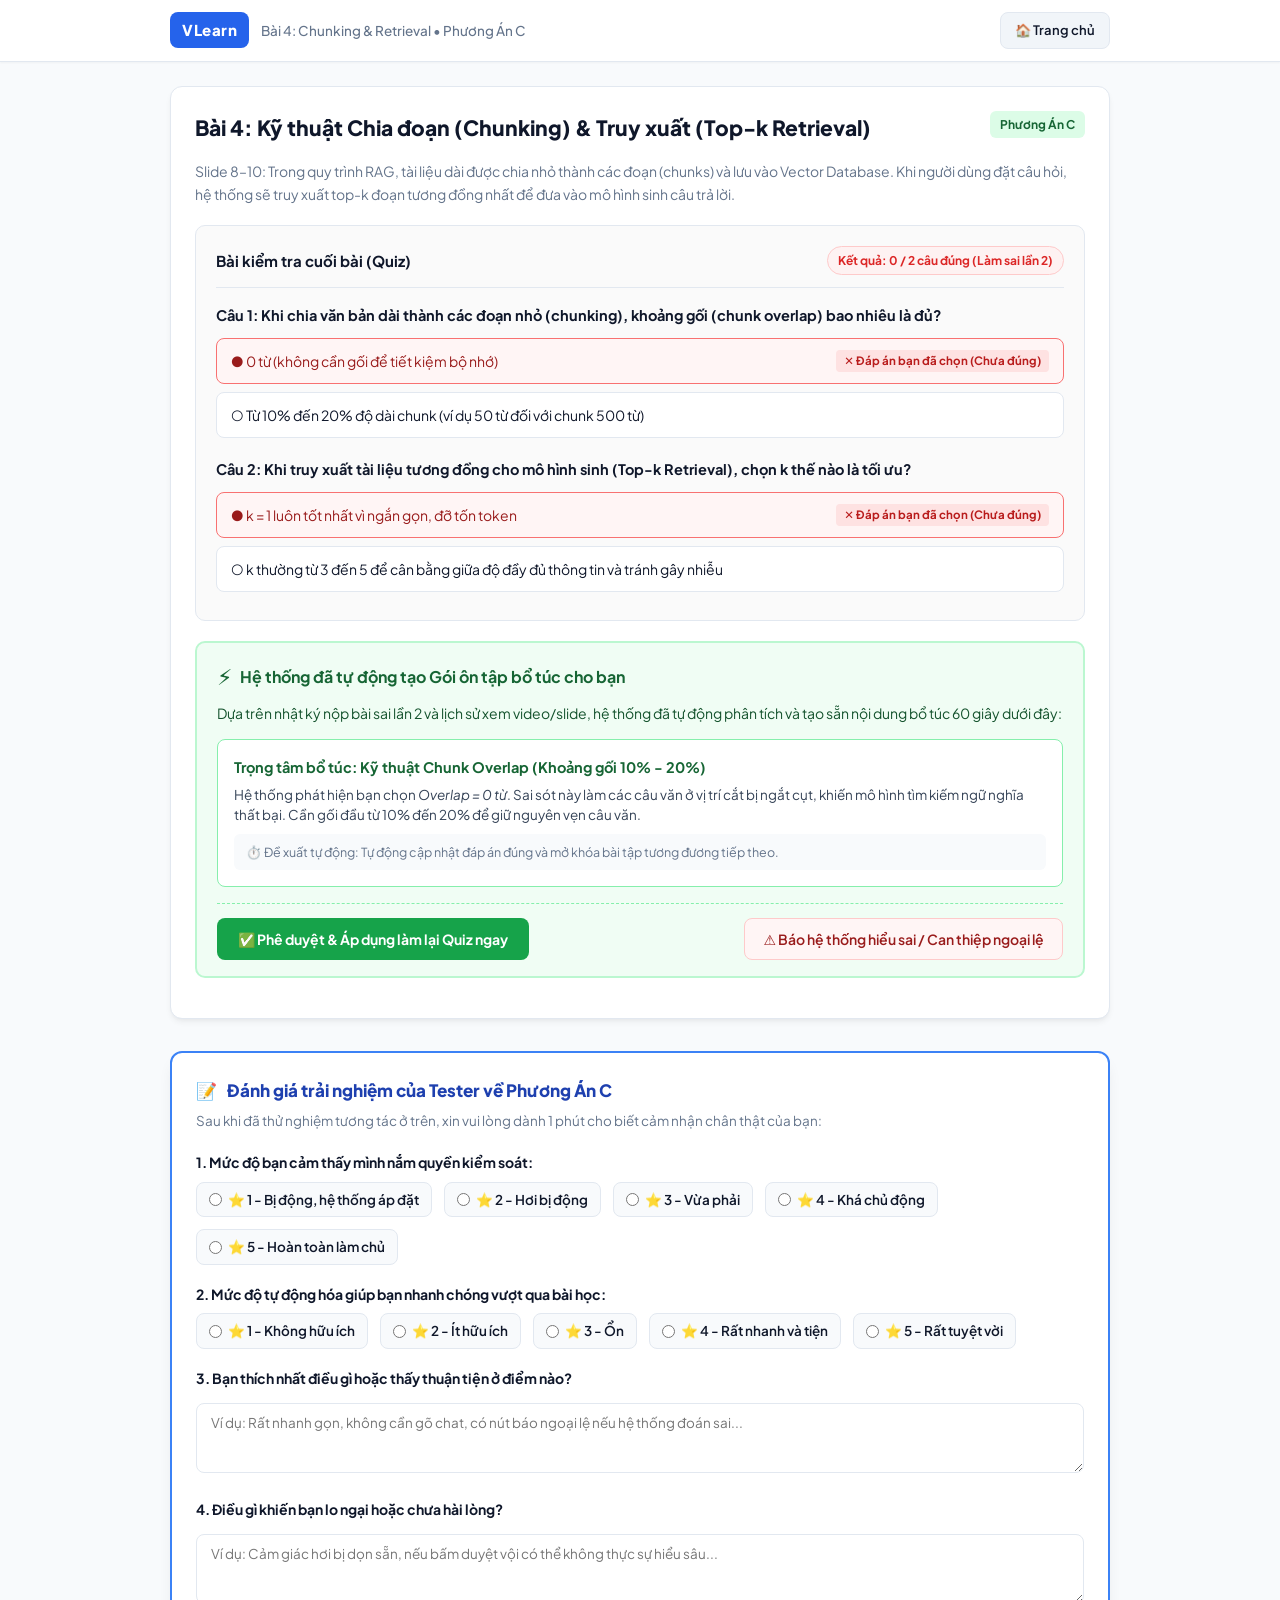
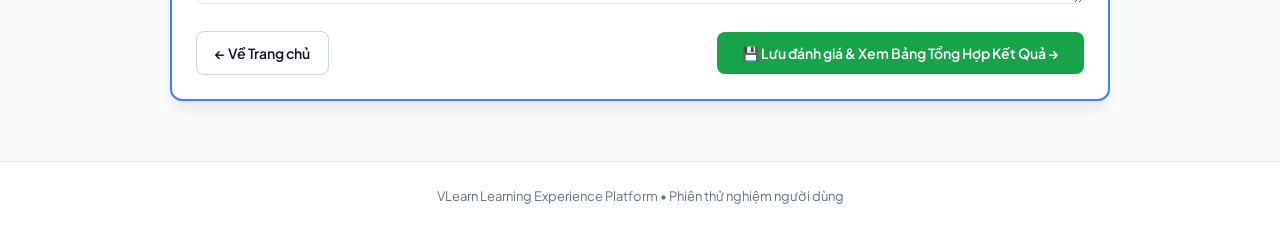
<file: test/option-c.html>
<!DOCTYPE html>
<html lang="vi">
<head>
  <meta charset="utf-8">
  <meta name="viewport" content="width=device-width, initial-scale=1">
  <title>VLearn — Phương Án C (Trải Nghiệm Tester)</title>
  <link rel="stylesheet" href="style.css">
</head>
<body>

  <!-- Top Navigation Header -->
  <header class="header">
    <div class="header-inner">
      <div class="logo-wrap">
        <div class="logo-badge">VLearn</div>
        <div class="breadcrumb">Bài 4: Chunking &amp; Retrieval • Phương Án C</div>
      </div>
      <div class="nav-right">
        <a href="index.html" class="btn-home">🏠 Trang chủ</a>
      </div>
    </div>
  </header>

  <!-- Main Content Wrap -->
  <main class="main-wrap">

    <!-- Lesson Overview & Context -->
    <div class="card">
      <div style="display: flex; justify-content: space-between; align-items: flex-start; gap: 12px; margin-bottom: 8px;">
        <h1 class="lesson-title">Bài 4: Kỹ thuật Chia đoạn (Chunking) &amp; Truy xuất (Top-k Retrieval)</h1>
        <span style="font-size: 12px; font-weight: 700; background: #DCFCE7; color: #166534; padding: 4px 10px; border-radius: 6px; white-space: nowrap;">
          Phương Án C
        </span>
      </div>
      
      <p style="font-size: 14px; color: var(--text-muted); margin-bottom: 12px;">
        Slide 8–10: Trong quy trình RAG, tài liệu dài được chia nhỏ thành các đoạn (chunks) và lưu vào Vector Database. Khi người dùng đặt câu hỏi, hệ thống sẽ truy xuất top-k đoạn tương đồng nhất để đưa vào mô hình sinh câu trả lời.
      </p>

      <!-- Quiz Component -->
      <div class="quiz-section" id="quiz-block">
        <div class="quiz-header">
          <b style="font-size: 15px;">Bài kiểm tra cuối bài (Quiz)</b>
          <span class="quiz-badge-fail" id="quiz-score-badge">Kết quả: 0 / 2 câu đúng (Làm sai lần 2)</span>
        </div>

        <!-- Question 1 -->
        <div class="quiz-question" id="q1-block">
          <div class="question-text">Câu 1: Khi chia văn bản dài thành các đoạn nhỏ (chunking), khoảng gối (chunk overlap) bao nhiêu là đủ?</div>
          
          <div class="choice-label selected-wrong" id="q1-c1">
            <span>● 0 từ (không cần gối để tiết kiệm bộ nhớ)</span>
            <span class="status-tag tag-wrong" id="q1-c1-tag">✕ Đáp án bạn đã chọn (Chưa đúng)</span>
          </div>
          
          <div class="choice-label" id="q1-c2">
            <span>○ Từ 10% đến 20% độ dài chunk (ví dụ 50 từ đối với chunk 500 từ)</span>
            <span class="status-tag tag-correct hidden" id="q1-c2-tag">✓ Đáp án chính xác</span>
          </div>
        </div>

        <!-- Question 2 -->
        <div class="quiz-question" style="margin-bottom: 0;" id="q2-block">
          <div class="question-text">Câu 2: Khi truy xuất tài liệu tương đồng cho mô hình sinh (Top-k Retrieval), chọn k thế nào là tối ưu?</div>
          
          <div class="choice-label selected-wrong" id="q2-c1">
            <span>● k = 1 luôn tốt nhất vì ngắn gọn, đỡ tốn token</span>
            <span class="status-tag tag-wrong" id="q2-c1-tag">✕ Đáp án bạn đã chọn (Chưa đúng)</span>
          </div>
          
          <div class="choice-label" id="q2-c2">
            <span>○ k thường từ 3 đến 5 để cân bằng giữa độ đầy đủ thông tin và tránh gây nhiễu</span>
            <span class="status-tag tag-correct hidden" id="q2-c2-tag">✓ Đáp án chính xác</span>
          </div>
        </div>
      </div>

      <!-- ============================================== -->
      <!-- HỆ THỐNG TỰ ĐỘNG CHẠY NGẦM & 2 ĐIỂM CAN THIỆP -->
      <!-- ============================================== -->
      
      <!-- System Notification Box -->
      <div id="approval-box" class="alert-box alert-green" style="border-width: 2px;">
        <div style="display: flex; align-items: center; gap: 8px; margin-bottom: 8px;">
          <span style="font-size: 22px;">⚡</span>
          <b style="font-size: 16px; color: #166534;">Hệ thống đã tự động tạo Gói ôn tập bổ túc cho bạn</b>
        </div>
        
        <p style="font-size: 14px; color: #14532D; line-height: 1.6; margin-bottom: 14px;">
          Dựa trên nhật ký nộp bài sai lần 2 và lịch sử xem video/slide, hệ thống đã tự động phân tích và tạo sẵn nội dung bổ túc 60 giây dưới đây:
        </p>

        <!-- Drafted Solution Content -->
        <div style="background: #FFFFFF; border: 1.5px solid #86EFAC; border-radius: 8px; padding: 16px; margin-bottom: 16px;">
          <b style="font-size: 14.5px; color: #166534; display: block; margin-bottom: 6px;">
            Trọng tâm bổ túc: Kỹ thuật Chunk Overlap (Khoảng gối 10% - 20%)
          </b>
          <p style="font-size: 13.5px; color: #334155; line-height: 1.5; margin-bottom: 8px;">
            Hệ thống phát hiện bạn chọn <i>Overlap = 0 từ</i>. Sai sót này làm các câu văn ở vị trí cắt bị ngắt cụt, khiến mô hình tìm kiếm ngữ nghĩa thất bại. Cần gối đầu từ 10% đến 20% để giữ nguyên vẹn câu văn.
          </p>
          <div style="font-size: 12.5px; color: #64748B; background: #F8FAFC; padding: 8px 12px; border-radius: 6px;">
            ⏱️ Đề xuất tự động: Tự động cập nhật đáp án đúng và mở khóa bài tập tương đương tiếp theo.
          </div>
        </div>

        <!-- 2 Human Control Points: Approval vs Exception -->
        <div style="display: flex; justify-content: space-between; align-items: center; flex-wrap: wrap; gap: 12px; border-top: 1px dashed #86EFAC; padding-top: 14px;">
          
          <button class="btn btn-primary" onclick="approvePlan()" style="background: #16A34A; font-weight: 700; padding: 11px 20px;">
            ✅ Phê duyệt &amp; Áp dụng làm lại Quiz ngay
          </button>

          <button class="btn btn-secondary" onclick="openException()" style="color: #991B1B; border-color: #FECACA; background: #FFF5F5; padding: 11px 18px;">
            ⚠️ Báo hệ thống hiểu sai / Can thiệp ngoại lệ
          </button>

        </div>
      </div>

      <!-- Exception Intervention Panel (Hidden until user clicks exception) -->
      <div id="exception-box" class="alert-box alert-red hidden" style="border-width: 2px;">
        <div style="display: flex; align-items: center; gap: 8px; margin-bottom: 8px;">
          <span style="font-size: 22px;">🛑</span>
          <b style="font-size: 16px; color: #991B1B;">BẢNG CAN THIỆP NGOẠI LỆ (HUMAN OVERRIDE)</b>
        </div>
        
        <p style="font-size: 14px; color: #7F1D1D; margin-bottom: 14px;">
          Bạn vừa chặn tính năng tự động của hệ thống. Vui lòng cho biết lý do bạn can thiệp:
        </p>

        <div style="display: flex; flex-direction: column; gap: 8px; margin-bottom: 16px;">
          <label style="background:#fff; border:1.5px solid #FECACA; padding:11px 14px; border-radius:8px; font-size:13.5px; cursor:pointer; display:flex; align-items:center; gap:8px;">
            <input type="radio" name="reason" value="misclick" checked>
            <span><b>Lý do 1:</b> Tôi hiểu bài nhưng bấm nhầm đáp án do đọc lướt nhanh.</span>
          </label>
          <label style="background:#fff; border:1.5px solid #FECACA; padding:11px 14px; border-radius:8px; font-size:13.5px; cursor:pointer; display:flex; align-items:center; gap:8px;">
            <input type="radio" name="reason" value="wrong_focus">
            <span><b>Lý do 2:</b> Hệ thống chẩn đoán lệch trọng tâm, tôi muốn tự học lại theo Slide.</span>
          </label>
          <label style="background:#fff; border:1.5px solid #FECACA; padding:11px 14px; border-radius:8px; font-size:13.5px; cursor:pointer; display:flex; align-items:center; gap:8px;">
            <input type="radio" name="reason" value="disable_auto">
            <span><b>Lý do 3:</b> Tắt toàn bộ tính năng tự động can thiệp này, tôi muốn tự kiểm soát 100%.</span>
          </label>
        </div>

        <div style="display: flex; justify-content: space-between; align-items: center; flex-wrap: wrap; gap: 10px;">
          <button class="btn btn-secondary" onclick="closeException()">
            ← Quay lại xem gợi ý
          </button>
          <button class="btn btn-danger" onclick="confirmException()" style="font-weight: 700;">
            Xác nhận hủy tự động hóa &amp; Tự làm tiếp
          </button>
        </div>
      </div>

      <!-- Action Result Feedback -->
      <div id="result-feedback" class="hidden" style="margin-top: 16px; padding: 14px 18px; border-radius: 8px; font-size: 14px;"></div>

    </div>

    <!-- ============================================== -->
    <!-- PHẦN ĐÁNH GIÁ TRẢI NGHIỆM CỦA TESTER (TEST DEBRIEF) -->
    <!-- ============================================== -->
    <div class="tester-feedback-card">
      <div class="feedback-title">
        <span>📝</span>
        <span>Đánh giá trải nghiệm của Tester về Phương Án C</span>
      </div>
      <p class="feedback-subtitle">
        Sau khi đã thử nghiệm tương tác ở trên, xin vui lòng dành 1 phút cho biết cảm nhận chân thật của bạn:
      </p>

      <form id="feedback-form-c" onsubmit="saveTesterFeedback(event)">
        
        <!-- Sense of Control -->
        <div class="rating-group">
          <label class="rating-label">1. Mức độ bạn cảm thấy mình nắm quyền kiểm soát:</label>
          <div class="star-rating">
            <label><input type="radio" name="control" value="1" required> <span>⭐ 1 - Bị động, hệ thống áp đặt</span></label>
            <label><input type="radio" name="control" value="2"> <span>⭐ 2 - Hơi bị động</span></label>
            <label><input type="radio" name="control" value="3"> <span>⭐ 3 - Vừa phải</span></label>
            <label><input type="radio" name="control" value="4"> <span>⭐ 4 - Khá chủ động</span></label>
            <label><input type="radio" name="control" value="5"> <span>⭐ 5 - Hoàn toàn làm chủ</span></label>
          </div>
        </div>

        <!-- Helpfulness -->
        <div class="rating-group">
          <label class="rating-label">2. Mức độ tự động hóa giúp bạn nhanh chóng vượt qua bài học:</label>
          <div class="star-rating">
            <label><input type="radio" name="help" value="1" required> <span>⭐ 1 - Không hữu ích</span></label>
            <label><input type="radio" name="help" value="2"> <span>⭐ 2 - Ít hữu ích</span></label>
            <label><input type="radio" name="help" value="3"> <span>⭐ 3 - Ổn</span></label>
            <label><input type="radio" name="help" value="4"> <span>⭐ 4 - Rất nhanh và tiện</span></label>
            <label><input type="radio" name="help" value="5"> <span>⭐ 5 - Rất tuyệt vời</span></label>
          </div>
        </div>

        <!-- Liked -->
        <div class="rating-group">
          <label class="rating-label">3. Bạn thích nhất điều gì hoặc thấy thuận tiện ở điểm nào?</label>
          <textarea class="feedback-textarea" id="note-liked" placeholder="Ví dụ: Rất nhanh gọn, không cần gõ chat, có nút báo ngoại lệ nếu hệ thống đoán sai..."></textarea>
        </div>

        <!-- Disliked / Hesitation -->
        <div class="rating-group">
          <label class="rating-label">4. Điều gì khiến bạn lo ngại hoặc chưa hài lòng?</label>
          <textarea class="feedback-textarea" id="note-disliked" placeholder="Ví dụ: Cảm giác hơi bị dọn sẵn, nếu bấm duyệt vội có thể không thực sự hiểu sâu..."></textarea>
        </div>

        <div style="display: flex; justify-content: space-between; align-items: center; margin-top: 20px;">
          <a href="index.html" class="btn btn-secondary">← Về Trang chủ</a>
          <button type="submit" class="btn btn-primary" style="background: #16A34A; padding: 11px 24px;">
            💾 Lưu đánh giá &amp; Xem Bảng Tổng Hợp Kết Quả →
          </button>
        </div>

      </form>
    </div>

  </main>

  <script>
    function approvePlan() {
      const fb = document.getElementById('result-feedback');
      fb.classList.remove('hidden');
      fb.style.background = '#F0FDF4';
      fb.style.border = '1px solid #BBF7D0';
      fb.style.color = '#166534';
      fb.innerHTML = '🎉 <b>Đã phê duyệt thành công!</b> Gói hỗ trợ ôn tập đã được áp dụng. Đáp án câu 1 đã được cập nhật chính xác (10% - 20%).';

      // Update quiz visually
      document.getElementById('q1-c1').className = 'choice-label';
      document.getElementById('q1-c1-tag').className = 'hidden';
      document.getElementById('q1-c2').className = 'choice-label selected-correct';
      document.getElementById('q1-c2-tag').classList.remove('hidden');
      
      document.getElementById('quiz-score-badge').className = 'quiz-badge-fail';
      document.getElementById('quiz-score-badge').innerText = 'Kết quả: 1 / 2 câu đúng (Đã cập nhật)';
      document.getElementById('approval-box').style.opacity = '0.7';
    }

    function openException() {
      document.getElementById('approval-box').classList.add('hidden');
      document.getElementById('exception-box').classList.remove('hidden');
    }

    function closeException() {
      document.getElementById('exception-box').classList.add('hidden');
      document.getElementById('approval-box').classList.remove('hidden');
    }

    function confirmException() {
      const selectedReason = document.querySelector('input[name="reason"]:checked').value;
      const fb = document.getElementById('result-feedback');
      fb.classList.remove('hidden');
      fb.style.background = '#FEF2F2';
      fb.style.border = '1px solid #FECACA';
      fb.style.color = '#991B1B';
      fb.innerHTML = '🛑 <b>Đã xử lý ngoại lệ thành công:</b> Hệ thống đã thu hồi tính năng tự động. Toàn bộ quyền kiểm soát thuộc về bạn. Bạn có thể mở lại slide 8–10 để tự học.';
      document.getElementById('exception-box').classList.add('hidden');
    }

    function saveTesterFeedback(e) {
      e.preventDefault();
      const form = document.getElementById('feedback-form-c');
      const controlVal = form.querySelector('input[name="control"]:checked')?.value || '3';
      const helpVal = form.querySelector('input[name="help"]:checked')?.value || '4';
      const liked = document.getElementById('note-liked').value.trim();
      const disliked = document.getElementById('note-disliked').value.trim();

      const feedbackData = JSON.parse(localStorage.getItem('vlearn_tester_feedback') || '{}');
      feedbackData['C'] = {
        name: 'Phương Án C (Hệ Thống Tự Động Soạn Bài Ôn)',
        controlScore: controlVal,
        helpScore: helpVal,
        liked: liked || 'Rất nhanh và rảnh tay, thích việc có nút báo ngoại lệ nếu hệ thống đoán sai.',
        disliked: disliked || 'Hơi bị động nếu người học lười đọc kỹ mà chỉ bấm nút duyệt.',
        timestamp: new Date().toLocaleTimeString('vi-VN')
      };
      localStorage.setItem('vlearn_tester_feedback', JSON.stringify(feedbackData));

      alert('Đã lưu đánh giá Phương Án C thành công! Hệ thống sẽ đưa bạn về Trang chủ để xem Bảng Tổng Hợp Kết Quả.');
      window.location.href = 'index.html';
    }

    // Auto-fill existing tester feedback if available
    window.addEventListener('DOMContentLoaded', () => {
      const feedbackData = JSON.parse(localStorage.getItem('vlearn_tester_feedback') || '{}');
      if (feedbackData['C']) {
        const item = feedbackData['C'];
        const controlRadio = document.querySelector(`input[name="control"][value="${item.controlScore}"]`);
        if (controlRadio) controlRadio.checked = true;
        const helpRadio = document.querySelector(`input[name="help"][value="${item.helpScore}"]`);
        if (helpRadio) helpRadio.checked = true;
        if (item.liked) document.getElementById('note-liked').value = item.liked;
        if (item.disliked) document.getElementById('note-disliked').value = item.disliked;
      }
    });
  </script>

  <footer class="footer">
    VLearn Learning Experience Platform • Phiên thử nghiệm người dùng
  </footer>

</body>
</html>
</file>
<file: prototype/style.css>
/* VLearn Human-AI Design System — Prototype Lab Day 18 */
@import url('https://fonts.googleapis.com/css2?family=Plus+Jakarta+Sans:wght@400;500;600;700;800&display=swap');

:root {
  --font-sans: 'Plus Jakarta Sans', system-ui, -apple-system, BlinkMacSystemFont, 'Segoe UI', Roboto, sans-serif;
  --bg-app: #F8FAFC;
  --surface: #FFFFFF;
  --surface-alt: #F1F5F9;
  --surface-subtle: #F8FAFC;
  
  --text-main: #0F172A;
  --text-secondary: #334155;
  --text-muted: #64748B;
  --text-light: #94A3B8;

  --border-light: #E2E8F0;
  --border-focus: #818CF8;
  --border-strong: #CBD5E1;

  --primary: #4F46E5;
  --primary-hover: #4338CA;
  --primary-light: #EEF2FF;
  --primary-border: #C7D2FE;
  --primary-text: #3730A3;

  --accent-blue: #0284C7;
  --accent-blue-bg: #F0F9FF;
  --accent-blue-border: #BAE6FD;

  --danger: #DC2626;
  --danger-bg: #FEF2F2;
  --danger-border: #FECACA;
  --danger-text: #991B1B;

  --warning: #D97706;
  --warning-bg: #FFFBEB;
  --warning-border: #FDE68A;
  --warning-text: #92400E;

  --success: #16A34A;
  --success-bg: #F0FDF4;
  --success-border: #BBF7D0;
  --success-text: #166534;

  --shadow-sm: 0 1px 2px 0 rgba(15, 23, 42, 0.05);
  --shadow-md: 0 4px 6px -1px rgba(15, 23, 42, 0.08), 0 2px 4px -2px rgba(15, 23, 42, 0.04);
  --shadow-lg: 0 10px 15px -3px rgba(15, 23, 42, 0.08), 0 4px 6px -4px rgba(15, 23, 42, 0.03);
  --shadow-xl: 0 20px 25px -5px rgba(15, 23, 42, 0.1), 0 8px 10px -6px rgba(15, 23, 42, 0.04);

  --radius-sm: 8px;
  --radius-md: 12px;
  --radius-lg: 16px;
  --radius-full: 9999px;
  --transition: all 0.2s cubic-bezier(0.4, 0, 0.2, 1);
}

* {
  box-sizing: border-box;
  margin: 0;
  padding: 0;
}

body {
  font-family: var(--font-sans);
  background-color: var(--bg-app);
  color: var(--text-main);
  line-height: 1.6;
  min-height: 100vh;
  display: flex;
  flex-direction: column;
  -webkit-font-smoothing: antialiased;
}

/* Header & Top Nav */
.vlearn-header {
  background: var(--surface);
  border-bottom: 1px solid var(--border-light);
  position: sticky;
  top: 0;
  z-index: 50;
  backdrop-filter: blur(8px);
  background: rgba(255, 255, 255, 0.95);
}

.vlearn-nav-inner {
  max-width: 900px;
  margin: 0 auto;
  padding: 12px 20px;
  display: flex;
  align-items: center;
  justify-content: space-between;
  gap: 16px;
}

.brand-wrapper {
  display: flex;
  align-items: center;
  gap: 12px;
}

.brand-badge {
  background: linear-gradient(135deg, #4F46E5, #3B82F6);
  color: #fff;
  font-weight: 800;
  font-size: 14px;
  letter-spacing: 0.5px;
  padding: 6px 10px;
  border-radius: var(--radius-sm);
  display: flex;
  align-items: center;
  gap: 6px;
  box-shadow: 0 2px 4px rgba(79, 70, 229, 0.3);
}

.course-crumb {
  font-size: 13px;
  color: var(--text-muted);
  display: flex;
  align-items: center;
  gap: 6px;
  font-weight: 500;
}

.course-crumb .crumb-sep {
  color: var(--text-light);
}

.course-crumb .crumb-active {
  color: var(--text-main);
  font-weight: 600;
}

.nav-actions {
  display: flex;
  align-items: center;
  gap: 10px;
}

.lab-tag {
  background: var(--warning-bg);
  border: 1px solid var(--warning-border);
  color: var(--warning-text);
  font-size: 11px;
  font-weight: 700;
  padding: 4px 8px;
  border-radius: var(--radius-full);
  text-transform: uppercase;
  letter-spacing: 0.5px;
}

.btn-reset-nav {
  display: inline-flex;
  align-items: center;
  gap: 6px;
  background: var(--surface-alt);
  color: var(--text-secondary);
  border: 1px solid var(--border-light);
  padding: 6px 12px;
  border-radius: var(--radius-sm);
  font-size: 12px;
  font-weight: 600;
  text-decoration: none;
  transition: var(--transition);
}

.btn-reset-nav:hover {
  background: #E2E8F0;
  color: var(--text-main);
}

/* Main Layout */
.app-container {
  max-width: 900px;
  margin: 24px auto 48px;
  padding: 0 20px;
  flex: 1;
  width: 100%;
}

/* Cards & Containers */
.card {
  background: var(--surface);
  border: 1px solid var(--border-light);
  border-radius: var(--radius-lg);
  padding: 24px;
  margin-bottom: 20px;
  box-shadow: var(--shadow-sm);
  transition: var(--transition);
}

.card:hover {
  box-shadow: var(--shadow-md);
}

.card-title {
  font-size: 18px;
  font-weight: 700;
  color: var(--text-main);
  margin-bottom: 8px;
  display: flex;
  align-items: center;
  gap: 10px;
}

/* Banner Context Styles */
.lesson-context-card {
  border-left: 4px solid var(--primary);
  background: linear-gradient(180deg, #FFFFFF 0%, #FAF5FF 100%);
}

.lesson-meta {
  display: flex;
  flex-wrap: wrap;
  align-items: center;
  gap: 8px;
  margin-bottom: 12px;
}

.badge {
  display: inline-flex;
  align-items: center;
  gap: 5px;
  font-size: 12px;
  font-weight: 600;
  padding: 4px 10px;
  border-radius: var(--radius-full);
}

.badge-danger {
  background: var(--danger-bg);
  border: 1px solid var(--danger-border);
  color: var(--danger-text);
}

.badge-info {
  background: var(--accent-blue-bg);
  border: 1px solid var(--accent-blue-border);
  color: var(--accent-blue);
}

.badge-purple {
  background: var(--primary-light);
  border: 1px solid var(--primary-border);
  color: var(--primary-text);
}

.badge-success {
  background: var(--success-bg);
  border: 1px solid var(--success-border);
  color: var(--success-text);
}

.quiz-failure-box {
  background: #FFF1F2;
  border: 1px solid #FECDD3;
  border-radius: var(--radius-md);
  padding: 16px;
  margin: 16px 0;
}

.quiz-item-fail {
  display: flex;
  align-items: flex-start;
  gap: 12px;
  padding: 10px 0;
  border-bottom: 1px dashed #FDA4AF;
}

.quiz-item-fail:last-child {
  border-bottom: none;
  padding-bottom: 0;
}

.fail-icon {
  background: #E11D48;
  color: #fff;
  width: 22px;
  height: 22px;
  border-radius: 50%;
  display: flex;
  align-items: center;
  justify-content: center;
  font-size: 12px;
  font-weight: 800;
  flex-shrink: 0;
  margin-top: 2px;
}

.quiz-fail-detail {
  font-size: 14px;
  color: #881337;
}

.quiz-fail-detail b {
  color: #4C0519;
}

.quiz-fail-detail .wrong-choice {
  color: #BE123C;
  font-weight: 600;
  background: #FFE4E6;
  padding: 2px 6px;
  border-radius: 4px;
  font-size: 13px;
}

.slide-summary-box {
  background: var(--surface-alt);
  border: 1px solid var(--border-light);
  border-radius: var(--radius-md);
  padding: 16px;
  margin-top: 14px;
}

.slide-summary-box summary {
  font-weight: 600;
  font-size: 14px;
  cursor: pointer;
  color: var(--text-secondary);
}

.slide-summary-content {
  margin-top: 10px;
  font-size: 13.5px;
  color: var(--text-secondary);
  line-height: 1.6;
}

/* Prompt Banner for Tester */
.test-task-banner {
  background: linear-gradient(135deg, #1E1B4B 0%, #312E81 100%);
  color: #fff;
  border-radius: var(--radius-lg);
  padding: 20px 24px;
  margin-bottom: 24px;
  box-shadow: 0 10px 25px -5px rgba(49, 46, 129, 0.3);
  position: relative;
  overflow: hidden;
}

.test-task-banner::after {
  content: 'TEST READY';
  position: absolute;
  right: -20px;
  bottom: -15px;
  font-size: 60px;
  font-weight: 900;
  color: rgba(255, 255, 255, 0.04);
  pointer-events: none;
}

.test-task-banner h3 {
  font-size: 16px;
  font-weight: 700;
  margin-bottom: 6px;
  display: flex;
  align-items: center;
  gap: 8px;
  color: #C7D2FE;
}

.test-task-banner p {
  font-size: 14.5px;
  line-height: 1.5;
  color: #E0E7FF;
}

.test-task-banner .highlight-quote {
  font-weight: 700;
  color: #FEF08A;
  background: rgba(254, 240, 138, 0.15);
  padding: 2px 6px;
  border-radius: 4px;
}

/* Three Option Cards Grid (M0) */
.options-grid {
  display: grid;
  grid-template-columns: repeat(auto-fit, minmax(250px, 1fr));
  gap: 20px;
  margin: 24px 0;
}

.option-card {
  background: var(--surface);
  border: 2px solid var(--border-light);
  border-radius: var(--radius-lg);
  padding: 22px;
  display: flex;
  flex-direction: column;
  justify-content: space-between;
  transition: var(--transition);
  position: relative;
}

.option-card:hover {
  transform: translateY(-4px);
  border-color: var(--primary);
  box-shadow: var(--shadow-xl);
}

.option-card.card-b {
  border-color: #A5B4FC;
  background: linear-gradient(180deg, #FFFFFF 0%, #F5F3FF 100%);
}

.option-card-header {
  margin-bottom: 14px;
}

.option-letter {
  display: inline-block;
  font-size: 12px;
  font-weight: 800;
  padding: 4px 10px;
  border-radius: var(--radius-full);
  margin-bottom: 10px;
}

.letter-a { background: #FEF3C7; color: #92400E; }
.letter-b { background: #E0E7FF; color: #3730A3; border: 1px solid #C7D2FE; }
.letter-c { background: #DCFCE7; color: #166534; }

.option-title {
  font-size: 17px;
  font-weight: 700;
  color: var(--text-main);
  margin-bottom: 6px;
  line-height: 1.3;
}

.option-spectrum {
  font-size: 12px;
  font-weight: 600;
  color: var(--text-muted);
  display: flex;
  flex-direction: column;
  align-items: flex-start;
  gap: 4px;
}

.option-desc {
  font-size: 13.5px;
  color: var(--text-secondary);
  margin: 12px 0;
  flex-grow: 1;
}

.option-meta-table {
  font-size: 12px;
  color: var(--text-muted);
  border-top: 1px dashed var(--border-light);
  padding-top: 12px;
  margin-top: 12px;
}

.option-meta-row {
  display: flex;
  justify-content: space-between;
  margin-bottom: 4px;
}

.option-meta-row span:last-child {
  font-weight: 600;
  color: var(--text-secondary);
}

/* Buttons */
.btn {
  display: inline-flex;
  align-items: center;
  justify-content: center;
  gap: 8px;
  font-family: inherit;
  font-size: 14px;
  font-weight: 600;
  padding: 10px 18px;
  border-radius: var(--radius-md);
  border: 1px solid transparent;
  cursor: pointer;
  text-decoration: none;
  transition: var(--transition);
  line-height: 1.4;
}

.btn-primary {
  background: var(--primary);
  color: #fff;
  box-shadow: 0 2px 4px rgba(79, 70, 229, 0.25);
}

.btn-primary:hover {
  background: var(--primary-hover);
  box-shadow: 0 4px 8px rgba(79, 70, 229, 0.35);
  transform: translateY(-1px);
}

.btn-secondary {
  background: var(--surface);
  color: var(--text-main);
  border-color: var(--border-strong);
}

.btn-secondary:hover {
  background: var(--surface-alt);
  border-color: var(--text-muted);
}

.btn-outline-danger {
  background: transparent;
  color: var(--danger);
  border-color: var(--danger-border);
}

.btn-outline-danger:hover {
  background: var(--danger-bg);
}

.btn-ghost {
  background: transparent;
  color: var(--text-muted);
  border-color: transparent;
}

.btn-ghost:hover {
  background: var(--surface-alt);
  color: var(--text-main);
}

.btn-block {
  width: 100%;
}

.btn-group {
  display: flex;
  flex-wrap: wrap;
  gap: 10px;
  align-items: center;
  margin-top: 16px;
}

/* Interaction Frame & Headers for Options */
.interaction-header {
  border-bottom: 1px solid var(--border-light);
  padding-bottom: 16px;
  margin-bottom: 20px;
  display: flex;
  justify-content: space-between;
  align-items: flex-start;
  gap: 16px;
}

.interaction-meta-top {
  display: flex;
  align-items: center;
  gap: 8px;
  margin-bottom: 6px;
}

.interaction-title {
  font-size: 20px;
  font-weight: 800;
  color: var(--text-main);
}

.human-ai-pill {
  font-size: 12px;
  font-weight: 700;
  padding: 4px 10px;
  border-radius: var(--radius-sm);
  letter-spacing: 0.3px;
}

.pill-act { background: #FEF3C7; color: #92400E; border: 1px solid #FDE68A; }
.pill-dont-act { background: #E0E7FF; color: #3730A3; border: 1px solid #C7D2FE; }
.pill-ask { background: #DCFCE7; color: #166534; border: 1px solid #BBF7D0; }

.expectation-banner {
  background: var(--surface-subtle);
  border: 1px solid var(--border-light);
  border-radius: var(--radius-md);
  padding: 12px 16px;
  font-size: 13.5px;
  color: var(--text-secondary);
  display: flex;
  align-items: center;
  gap: 10px;
  margin-bottom: 20px;
}

.expectation-banner .exp-icon {
  font-size: 18px;
  flex-shrink: 0;
}

/* Question & Option items in Option A */
.quiz-question-box {
  background: var(--surface-subtle);
  border: 1px solid var(--border-light);
  border-radius: var(--radius-md);
  padding: 18px;
  margin-bottom: 18px;
}

.choice-btn {
  width: 100%;
  text-align: left;
  background: var(--surface);
  border: 1.5px solid var(--border-light);
  border-radius: var(--radius-md);
  padding: 14px 18px;
  margin: 8px 0;
  cursor: pointer;
  font-family: inherit;
  font-size: 14.5px;
  font-weight: 500;
  color: var(--text-main);
  transition: var(--transition);
  display: flex;
  align-items: center;
  gap: 12px;
}

.choice-btn:hover {
  border-color: var(--primary);
  background: #FAF5FF;
  transform: translateX(4px);
}

.choice-btn.selected {
  border-color: var(--primary);
  background: var(--primary-light);
  color: var(--primary-text);
  font-weight: 600;
}

.choice-prefix {
  width: 26px;
  height: 26px;
  border-radius: 50%;
  background: var(--surface-alt);
  display: flex;
  align-items: center;
  justify-content: center;
  font-size: 12px;
  font-weight: 700;
  flex-shrink: 0;
}

.choice-btn.selected .choice-prefix {
  background: var(--primary);
  color: #fff;
}

/* Option B Concept Map Nodes */
.concept-map-container {
  display: flex;
  flex-direction: column;
  gap: 14px;
  margin: 20px 0;
}

.concept-node-card {
  background: var(--surface);
  border: 2px solid var(--border-light);
  border-radius: var(--radius-md);
  padding: 16px 20px;
  cursor: pointer;
  transition: var(--transition);
  display: flex;
  align-items: center;
  justify-content: space-between;
  gap: 16px;
}

.concept-node-card:hover {
  border-color: var(--primary);
  transform: translateY(-2px);
  box-shadow: var(--shadow-md);
}

.concept-node-card.active {
  border-color: var(--primary);
  background: var(--primary-light);
}

.node-left {
  display: flex;
  align-items: center;
  gap: 14px;
}

.node-icon-box {
  width: 42px;
  height: 42px;
  border-radius: var(--radius-md);
  background: var(--surface-alt);
  display: flex;
  align-items: center;
  justify-content: center;
  font-size: 20px;
  flex-shrink: 0;
}

.node-title-group h4 {
  font-size: 16px;
  font-weight: 700;
  color: var(--text-main);
  margin-bottom: 2px;
}

.node-title-group p {
  font-size: 13px;
  color: var(--text-muted);
}

.node-tag-recent {
  background: #E2E8F0;
  color: #334155;
  font-size: 11.5px;
  font-weight: 600;
  padding: 3px 8px;
  border-radius: var(--radius-full);
}

/* Refresher Card 60s (Option B & others) */
.refresher-card {
  background: #FAF5FF;
  border: 2px solid #C7D2FE;
  border-radius: var(--radius-lg);
  padding: 24px;
  margin: 20px 0;
  animation: fadeIn 0.3s ease-in-out;
}

.refresher-header {
  display: flex;
  align-items: center;
  justify-content: space-between;
  border-bottom: 1px dashed #A5B4FC;
  padding-bottom: 12px;
  margin-bottom: 16px;
}

.refresher-title {
  font-size: 18px;
  font-weight: 800;
  color: #312E81;
}

.refresher-body p {
  font-size: 14.5px;
  color: #1E1B4B;
  margin-bottom: 12px;
  line-height: 1.6;
}

.refresher-analogy-box {
  background: #FFFFFF;
  border-left: 4px solid #6366F1;
  border-radius: 0 var(--radius-md) var(--radius-md) 0;
  padding: 14px 18px;
  margin: 14px 0;
  font-size: 14px;
  color: #3730A3;
}

.refresher-check-box {
  background: #EEF2FF;
  border: 1px solid #C7D2FE;
  border-radius: var(--radius-md);
  padding: 14px 18px;
  margin-top: 16px;
}

.refresher-check-box b {
  color: #312E81;
  display: block;
  margin-bottom: 6px;
}

/* Option C Radio Cards & Uncertainty Meters */
.hypothesis-cards-list {
  display: flex;
  flex-direction: column;
  gap: 14px;
  margin: 18px 0;
}

.hypothesis-item {
  border: 2px solid var(--border-light);
  border-radius: var(--radius-md);
  padding: 18px 20px;
  cursor: pointer;
  transition: var(--transition);
  background: var(--surface);
  position: relative;
}

.hypothesis-item:hover {
  border-color: #818CF8;
}

.hypothesis-item.selected {
  border-color: var(--primary);
  background: #FAF5FF;
  box-shadow: 0 0 0 1px var(--primary);
}

.hypo-header-row {
  display: flex;
  justify-content: space-between;
  align-items: center;
  margin-bottom: 10px;
}

.hypo-title-wrap {
  display: flex;
  align-items: center;
  gap: 10px;
}

.hypo-radio-indicator {
  width: 20px;
  height: 20px;
  border-radius: 50%;
  border: 2px solid var(--border-strong);
  display: flex;
  align-items: center;
  justify-content: center;
  flex-shrink: 0;
  transition: var(--transition);
}

.hypothesis-item.selected .hypo-radio-indicator {
  border-color: var(--primary);
  background: var(--primary);
}

.hypo-radio-indicator::after {
  content: '';
  width: 8px;
  height: 8px;
  border-radius: 50%;
  background: #fff;
  display: none;
}

.hypothesis-item.selected .hypo-radio-indicator::after {
  display: block;
}

.hypo-name {
  font-size: 16px;
  font-weight: 700;
  color: var(--text-main);
}

.confidence-pill {
  font-size: 12px;
  font-weight: 700;
  padding: 4px 10px;
  border-radius: var(--radius-full);
}

.conf-high { background: #DCFCE7; color: #15803D; }
.conf-med { background: #FEF3C7; color: #B45309; }

.evidence-box {
  background: var(--surface-alt);
  border-radius: var(--radius-sm);
  padding: 10px 14px;
  font-size: 13px;
  color: var(--text-secondary);
  margin-top: 8px;
  border-left: 3px solid #94A3B8;
}

.evidence-box b {
  color: var(--text-main);
}

/* Control & Recovery Bar */
.control-bar {
  background: var(--surface);
  border-top: 1px solid var(--border-light);
  padding: 16px 20px;
  display: flex;
  flex-wrap: wrap;
  align-items: center;
  justify-content: space-between;
  gap: 12px;
  border-radius: 0 0 var(--radius-lg) var(--radius-lg);
  margin-top: 24px;
}

/* Utility Animations */
@keyframes fadeIn {
  from { opacity: 0; transform: translateY(6px); }
  to { opacity: 1; transform: translateY(0); }
}

.hidden {
  display: none !important;
}

/* Footer & Tester Help */
.vlearn-footer {
  text-align: center;
  font-size: 12.5px;
  color: var(--text-muted);
  padding: 24px 20px;
  border-top: 1px solid var(--border-light);
  background: var(--surface);
}

.tester-note-pill {
  display: inline-flex;
  align-items: center;
  gap: 6px;
  background: #FEF3C7;
  color: #92400E;
  font-size: 12px;
  font-weight: 600;
  padding: 4px 12px;
  border-radius: var(--radius-full);
  margin-top: 8px;
}

/* Two-Way Dialogue (Option B) */
.dialogue-thread {
  display: flex;
  flex-direction: column;
  gap: 16px;
  margin: 20px 0;
}

.chat-bubble {
  max-width: 85%;
  padding: 16px 20px;
  border-radius: var(--radius-md);
  font-size: 14.5px;
  line-height: 1.6;
  position: relative;
  animation: fadeIn 0.25s ease-out;
}

.bubble-user {
  align-self: flex-end;
  background: linear-gradient(135deg, #4F46E5, #4338CA);
  color: #FFFFFF;
  border-bottom-right-radius: 4px;
  box-shadow: 0 4px 12px rgba(79, 70, 229, 0.2);
}

.bubble-user-sender {
  font-size: 11px;
  font-weight: 700;
  color: #C7D2FE;
  text-transform: uppercase;
  margin-bottom: 4px;
}

.bubble-ai {
  align-self: flex-start;
  background: #F8FAFC;
  border: 1.5px solid #E2E8F0;
  color: var(--text-main);
  border-bottom-left-radius: 4px;
  box-shadow: var(--shadow-sm);
}

.bubble-ai-sender {
  font-size: 11px;
  font-weight: 700;
  color: #4F46E5;
  text-transform: uppercase;
  margin-bottom: 4px;
  display: flex;
  align-items: center;
  gap: 5px;
}

/* User Agency Toolbar (Option B) */
.agency-toolbar {
  background: #EEF2FF;
  border: 1.5px solid #C7D2FE;
  border-radius: var(--radius-md);
  padding: 14px 18px;
  margin: 16px 0;
}

.agency-toolbar-title {
  font-size: 13px;
  font-weight: 700;
  color: #3730A3;
  margin-bottom: 8px;
  display: flex;
  align-items: center;
  gap: 6px;
}

.agency-chips-group {
  display: flex;
  flex-wrap: wrap;
  gap: 8px;
}

.agency-chip {
  background: #FFFFFF;
  border: 1.5px solid #A5B4FC;
  color: #3730A3;
  font-size: 13px;
  font-weight: 600;
  padding: 7px 14px;
  border-radius: var(--radius-full);
  cursor: pointer;
  transition: var(--transition);
}

.agency-chip:hover {
  background: #4F46E5;
  color: #FFFFFF;
  border-color: #4F46E5;
  transform: translateY(-1px);
}

.agency-chip.active {
  background: #4F46E5;
  color: #FFFFFF;
  border-color: #4F46E5;
}

/* Background Processing & Exception (Option C) */
.autonomous-engine-box {
  background: #0F172A;
  color: #F8FAFC;
  border-radius: var(--radius-md);
  padding: 18px 20px;
  font-family: monospace;
  font-size: 13px;
  margin-bottom: 20px;
  box-shadow: var(--shadow-md);
}

.auto-log-line {
  margin: 6px 0;
  display: flex;
  align-items: center;
  gap: 10px;
}

.log-tag-done {
  color: #4ADE80;
  font-weight: 700;
}

.log-tag-wait {
  color: #FBBF24;
  font-weight: 700;
}

.exception-panel {
  background: #FFF1F2;
  border: 2px dashed #F43F5E;
  border-radius: var(--radius-lg);
  padding: 20px 24px;
  margin-top: 20px;
  animation: fadeIn 0.3s ease-in-out;
}
</file>
<file: test/style.css>
/* VLearn Test Suite — Giao diện thực tế dành riêng cho Tester */
@import url('https://fonts.googleapis.com/css2?family=Plus+Jakarta+Sans:wght@400;500;600;700;800&display=swap');

:root {
  --font-family: 'Plus Jakarta Sans', system-ui, -apple-system, sans-serif;
  --bg-color: #F8FAFC;
  --card-bg: #FFFFFF;
  --text-main: #0F172A;
  --text-sub: #334155;
  --text-muted: #64748B;
  --primary: #2563EB;
  --primary-hover: #1D4ED8;
  --border-color: #E2E8F0;
  --danger-bg: #FEF2F2;
  --danger-border: #FECACA;
  --danger-text: #991B1B;
  --success-bg: #F0FDF4;
  --success-border: #BBF7D0;
  --success-text: #166534;
  --warning-bg: #FFFBEB;
  --warning-border: #FCD34D;
  --warning-text: #92400E;
  --shadow-sm: 0 1px 3px rgba(0,0,0,0.05);
  --shadow: 0 4px 6px -1px rgba(0,0,0,0.06), 0 2px 4px -2px rgba(0,0,0,0.04);
  --shadow-lg: 0 10px 15px -3px rgba(0,0,0,0.08), 0 4px 6px -4px rgba(0,0,0,0.03);
  --radius: 12px;
}

* {
  box-sizing: border-box;
  margin: 0;
  padding: 0;
}

body {
  font-family: var(--font-family);
  background-color: var(--bg-color);
  color: var(--text-main);
  line-height: 1.6;
  min-height: 100vh;
}

/* Header VLearn */
.header {
  background: #FFFFFF;
  border-bottom: 1px solid var(--border-color);
  position: sticky;
  top: 0;
  z-index: 100;
  box-shadow: 0 1px 2px rgba(0,0,0,0.04);
}

.header-inner {
  max-width: 980px;
  margin: 0 auto;
  padding: 12px 20px;
  display: flex;
  align-items: center;
  justify-content: space-between;
}

.logo-wrap {
  display: flex;
  align-items: center;
  gap: 12px;
}

.logo-badge {
  background: #2563EB;
  color: #fff;
  font-weight: 800;
  font-size: 15px;
  padding: 6px 12px;
  border-radius: 8px;
  letter-spacing: 0.5px;
}

.breadcrumb {
  font-size: 13.5px;
  color: var(--text-muted);
  font-weight: 500;
}

.nav-right {
  display: flex;
  align-items: center;
  gap: 12px;
}

.btn-home {
  display: inline-flex;
  align-items: center;
  gap: 6px;
  background: #F1F5F9;
  color: var(--text-main);
  text-decoration: none;
  font-size: 13px;
  font-weight: 600;
  padding: 7px 14px;
  border-radius: 8px;
  border: 1px solid var(--border-color);
  transition: 0.2s;
}

.btn-home:hover {
  background: #E2E8F0;
}

/* Main Container */
.main-wrap {
  max-width: 980px;
  margin: 24px auto 60px;
  padding: 0 20px;
}

/* Lesson Container */
.card {
  background: var(--card-bg);
  border: 1px solid var(--border-color);
  border-radius: var(--radius);
  padding: 24px;
  margin-bottom: 24px;
  box-shadow: var(--shadow);
}

.lesson-title {
  font-size: 21px;
  font-weight: 800;
  color: var(--text-main);
  margin-bottom: 8px;
}

/* Quiz Box */
.quiz-section {
  background: #FAFAFA;
  border: 1.5px solid var(--border-color);
  border-radius: 10px;
  padding: 20px;
  margin: 20px 0;
}

.quiz-header {
  display: flex;
  justify-content: space-between;
  align-items: center;
  margin-bottom: 16px;
  padding-bottom: 12px;
  border-bottom: 1px solid var(--border-color);
}

.quiz-badge-fail {
  background: #FEF2F2;
  color: #DC2626;
  border: 1px solid #FECACA;
  font-size: 12px;
  font-weight: 700;
  padding: 4px 10px;
  border-radius: 999px;
}

.quiz-badge-success {
  background: #F0FDF4;
  color: #16A34A;
  border: 1px solid #BBF7D0;
  font-size: 12px;
  font-weight: 700;
  padding: 4px 10px;
  border-radius: 999px;
}

.quiz-question {
  margin-bottom: 20px;
}

.question-text {
  font-size: 14.5px;
  font-weight: 700;
  color: var(--text-main);
  margin-bottom: 10px;
}

.choice-label {
  display: flex;
  align-items: center;
  gap: 10px;
  background: #FFFFFF;
  border: 1.5px solid var(--border-color);
  border-radius: 8px;
  padding: 11px 14px;
  margin-bottom: 8px;
  cursor: pointer;
  font-size: 14px;
  transition: all 0.2s ease;
  user-select: none;
}

.choice-label:hover {
  border-color: #94A3B8;
  background: #F8FAFC;
}

.choice-label.selected-wrong {
  border-color: #F87171;
  background: #FFF5F5;
  color: #991B1B;
}

.choice-label.selected-correct {
  border-color: #4ADE80;
  background: #F0FDF4;
  color: #166534;
}

.choice-label.active-pick {
  border-color: #2563EB;
  background: #EFF6FF;
}

.status-tag {
  font-size: 11.5px;
  font-weight: 700;
  padding: 2px 8px;
  border-radius: 4px;
  margin-left: auto;
}

.tag-wrong {
  background: #FEE2E2;
  color: #B91C1C;
}

.tag-correct {
  background: #DCFCE7;
  color: #15803D;
}

/* Buttons */
.btn {
  display: inline-flex;
  align-items: center;
  justify-content: center;
  gap: 8px;
  font-family: inherit;
  font-size: 14px;
  font-weight: 600;
  padding: 10px 18px;
  border-radius: 8px;
  border: 1px solid transparent;
  cursor: pointer;
  text-decoration: none;
  transition: 0.2s;
}

.btn-primary {
  background: var(--primary);
  color: #fff;
}

.btn-primary:hover {
  background: var(--primary-hover);
}

.btn-secondary {
  background: #fff;
  border-color: #CBD5E1;
  color: var(--text-main);
}

.btn-secondary:hover {
  background: #F1F5F9;
}

.btn-danger {
  background: #DC2626;
  color: #fff;
}

.btn-danger:hover {
  background: #B91C1C;
}

.btn-ghost {
  background: transparent;
  color: var(--text-muted);
}

.btn-ghost:hover {
  background: #F1F5F9;
  color: var(--text-main);
}

/* Chat Thread (Option B) */
.chat-container {
  display: flex;
  flex-direction: column;
  gap: 14px;
  margin: 16px 0;
  max-height: 420px;
  overflow-y: auto;
  padding-right: 6px;
}

.chat-bubble {
  max-width: 84%;
  padding: 13px 18px;
  border-radius: 12px;
  font-size: 14px;
  line-height: 1.55;
  animation: fadeIn 0.2s ease-in;
}

@keyframes fadeIn {
  from { opacity: 0; transform: translateY(4px); }
  to { opacity: 1; transform: translateY(0); }
}

.chat-user {
  align-self: flex-end;
  background: #2563EB;
  color: #FFFFFF;
  border-bottom-right-radius: 4px;
}

.chat-ai {
  align-self: flex-start;
  background: #F1F5F9;
  color: var(--text-main);
  border-bottom-left-radius: 4px;
  border: 1px solid var(--border-color);
}

.action-chips {
  display: flex;
  flex-wrap: wrap;
  gap: 8px;
  margin-top: 10px;
}

.chip-btn {
  background: #FFFFFF;
  border: 1px solid #CBD5E1;
  color: var(--text-main);
  font-size: 12.5px;
  font-weight: 600;
  padding: 7px 13px;
  border-radius: 999px;
  cursor: pointer;
  transition: 0.2s;
}

.chip-btn:hover {
  border-color: var(--primary);
  background: #EFF6FF;
  color: var(--primary);
}

/* Notice / Notification Banners */
.alert-box {
  border-radius: 10px;
  padding: 16px 20px;
  margin: 16px 0;
}

.alert-amber {
  background: #FFFBEB;
  border: 1.5px solid #FCD34D;
  color: #78350F;
}

.alert-blue {
  background: #EFF6FF;
  border: 1.5px solid #BAE6FD;
  color: #0369A1;
}

.alert-green {
  background: #F0FDF4;
  border: 1.5px solid #BBF7D0;
  color: #166534;
}

.alert-red {
  background: #FEF2F2;
  border: 1.5px solid #FECACA;
  color: #991B1B;
}

.hidden {
  display: none !important;
}

/* ================================================= */
/* TESTER DEBRIEF & FEEDBACK BOX (AUTHENTIC TESTING) */
/* ================================================= */
.tester-feedback-card {
  background: #FFFFFF;
  border: 2px solid #3B82F6;
  border-radius: var(--radius);
  padding: 24px;
  margin-top: 32px;
  box-shadow: var(--shadow-lg);
}

.feedback-title {
  display: flex;
  align-items: center;
  gap: 10px;
  font-size: 17px;
  font-weight: 800;
  color: #1E40AF;
  margin-bottom: 6px;
}

.feedback-subtitle {
  font-size: 13.5px;
  color: var(--text-muted);
  margin-bottom: 20px;
}

.rating-group {
  margin-bottom: 18px;
}

.rating-label {
  font-size: 14px;
  font-weight: 700;
  color: var(--text-main);
  margin-bottom: 8px;
  display: block;
}

.star-rating {
  display: flex;
  gap: 12px;
  align-items: center;
  flex-wrap: wrap;
}

.star-rating label {
  display: inline-flex;
  align-items: center;
  gap: 6px;
  background: #F8FAFC;
  border: 1.5px solid var(--border-color);
  padding: 6px 12px;
  border-radius: 8px;
  cursor: pointer;
  font-size: 13.5px;
  font-weight: 600;
  transition: 0.2s;
}

.star-rating label:hover {
  background: #EFF6FF;
  border-color: #93C5FD;
}

.star-rating input[type="radio"]:checked + span {
  color: #2563EB;
  font-weight: 800;
}

.star-rating label:has(input[type="radio"]:checked) {
  background: #EFF6FF;
  border-color: #2563EB;
}

.feedback-textarea {
  width: 100%;
  height: 70px;
  padding: 10px 14px;
  border-radius: 8px;
  border: 1.5px solid var(--border-color);
  font-family: inherit;
  font-size: 13.5px;
  color: var(--text-main);
  resize: vertical;
  margin-top: 6px;
}

.feedback-textarea:focus {
  outline: none;
  border-color: #2563EB;
  box-shadow: 0 0 0 3px rgba(37,99,235,0.12);
}

/* Footer */
.footer {
  text-align: center;
  padding: 24px;
  font-size: 13px;
  color: var(--text-muted);
  border-top: 1px solid var(--border-color);
  background: #fff;
  margin-top: 40px;
}
</file>
